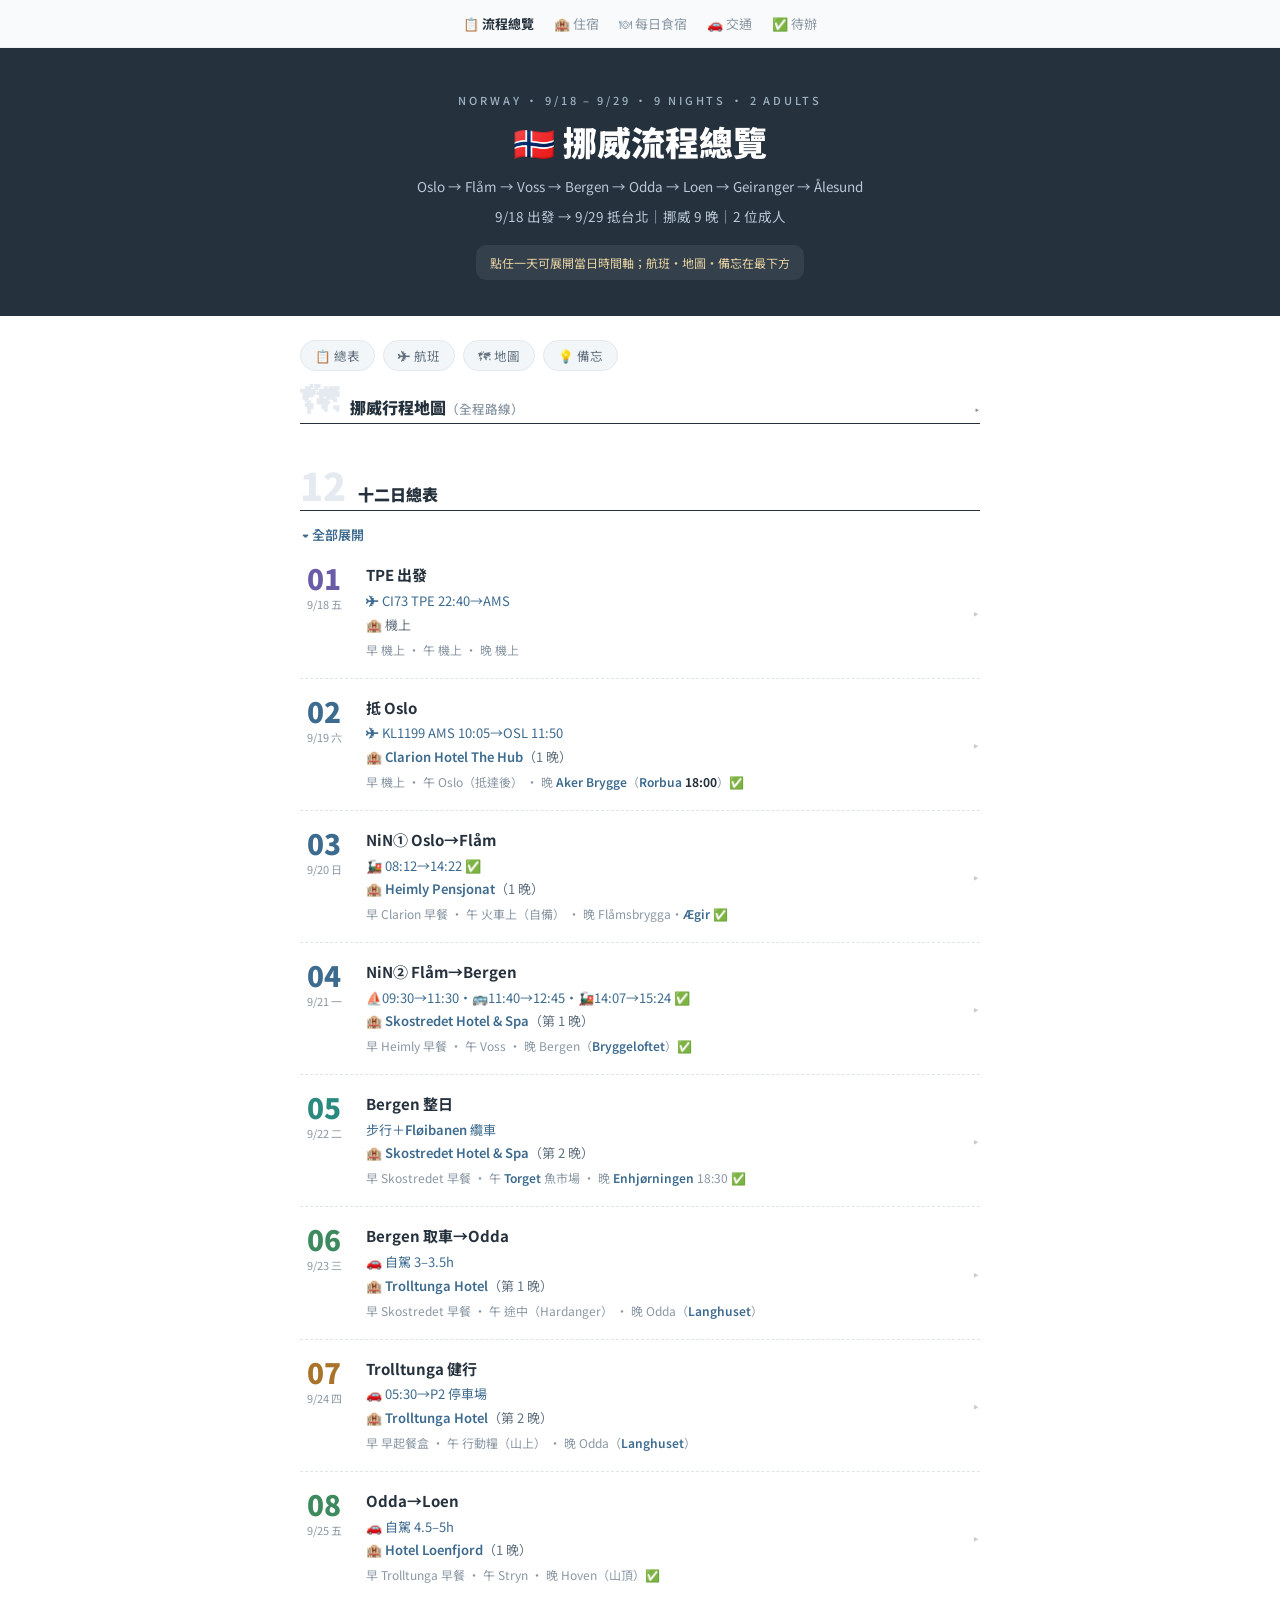
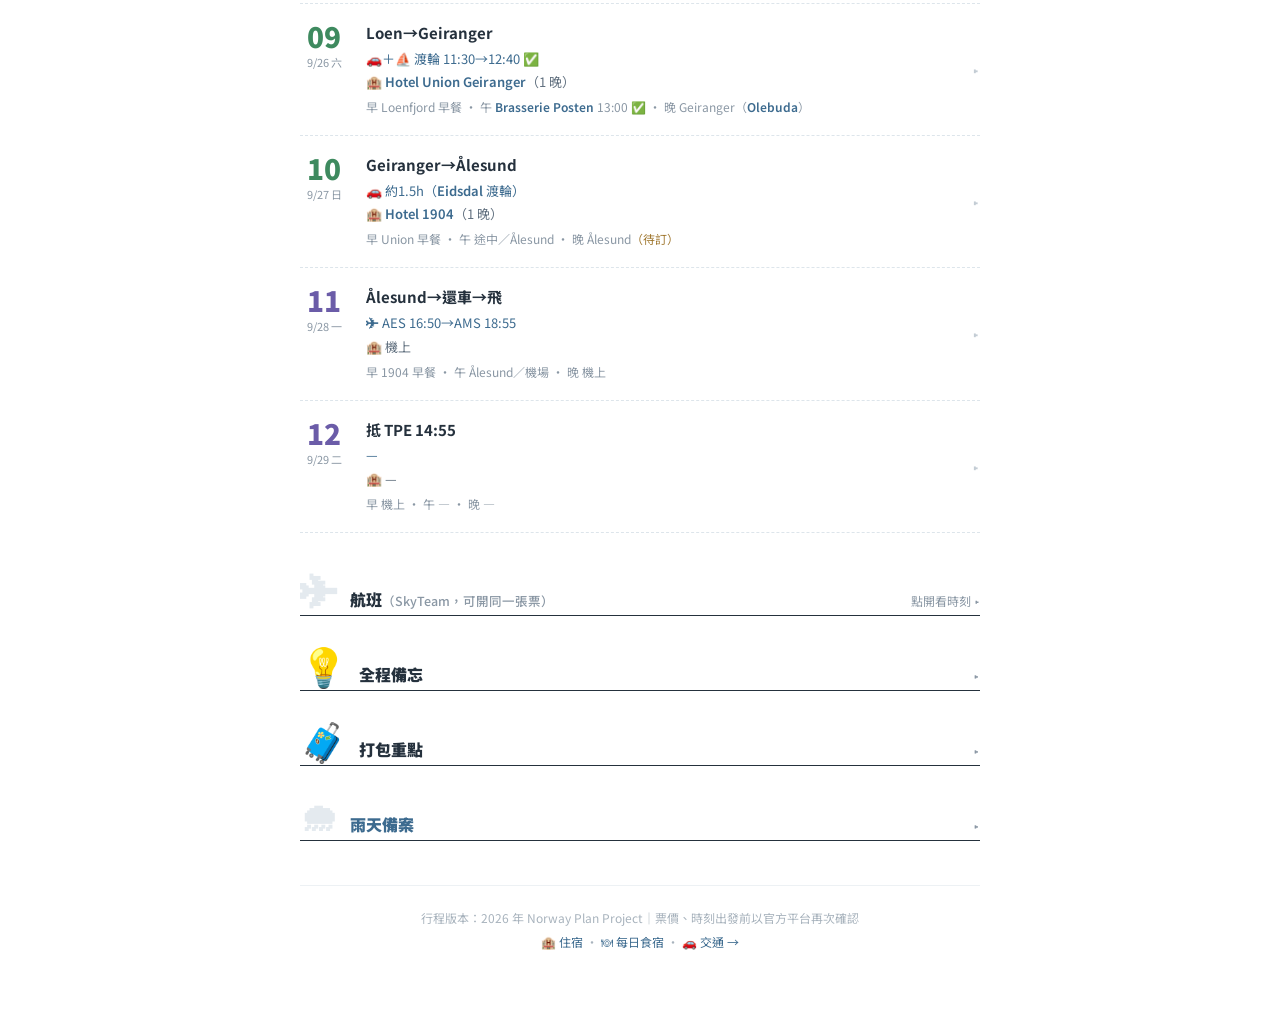
<file: index.html>
<!DOCTYPE html>
<html lang="zh-TW">
<head>
<meta charset="UTF-8">
<meta name="viewport" content="width=device-width, initial-scale=1">
<title>🇳🇴 挪威流程總覽</title>
<link rel="preconnect" href="https://fonts.googleapis.com">
<link rel="preconnect" href="https://fonts.gstatic.com" crossorigin>
<link href="https://fonts.googleapis.com/css2?family=Noto+Sans+TC:wght@400;500;600;700;900&display=swap" rel="stylesheet">
<style>
body{margin:0;background:#ffffff;font-family:'Noto Sans TC',sans-serif;-webkit-font-smoothing:antialiased}
.hv1:hover{color:#25313d !important}
.hv2:hover{color:#3d6b8f !important;border-color:#3d6b8f !important}
.hv3:hover{text-decoration:underline !important}
</style>
</head>
<body>
<div style="min-height:100vh;background:#fff;color:#25313d" data-screen-label="流程總覽">

  <!-- top nav -->
  <div style="border-bottom:1px solid #edf1f4;background:#f8fafb;overflow-x:auto">
    <div style="display:flex;gap:20px;padding:14px 20px;font-size:13px;white-space:nowrap;width:max-content;margin:0 auto">
      <a href="index.html" style="color:#25313d;font-weight:700;text-decoration:none">📋 流程總覽</a>
      <a href="hotels.html" style="color:#8a97a4;text-decoration:none" class="hv1">🏨 住宿</a>
      <a href="stay-dining.html" style="color:#8a97a4;text-decoration:none" class="hv1">🍽 每日食宿</a>
      <a href="transport.html" style="color:#8a97a4;text-decoration:none" class="hv1">🚗 交通</a>
      <a href="norway-todo.html" style="color:#8a97a4;text-decoration:none" class="hv1">✅ 待辦</a>
    </div>
  </div>

  <!-- hero -->
  <div style="background:#25313d;color:#fff;padding:44px 24px 36px;text-align:center">
    <div style="font-size:11px;letter-spacing:.26em;color:#9fb2c2;font-weight:500">NORWAY · 9/18 – 9/29 · 9 NIGHTS · 2 ADULTS</div>
    <h1 style="font-size:clamp(26px,5vw,34px);font-weight:900;margin:12px 0 10px;line-height:1.3">🇳🇴 挪威流程總覽</h1>
    <p style="font-size:13.5px;color:#b9c8d5;margin:0 0 4px;line-height:1.9">Oslo → Flåm → Voss → Bergen → Odda → Loen → Geiranger → Ålesund</p>
    <p style="font-size:13.5px;color:#b9c8d5;margin:0;line-height:1.9">9/18 出發 → 9/29 抵台北｜挪威 9 晚｜2 位成人</p>
    <div style="font-size:12px;color:#e8d3a3;margin-top:16px;background:rgba(255,255,255,.07);border-radius:10px;padding:9px 14px;display:inline-block">點任一天可展開當日時間軸；航班・地圖・備忘在最下方</div>
  </div>

  <div style="max-width:680px;margin:0 auto;padding:24px 20px 64px">

    <!-- quick nav -->
    <div style="display:flex;gap:8px;flex-wrap:wrap">
      <a href="#schedule" style="background:#f3f6f8;border:1px solid #e2e8ed;color:#61707f;font-size:12.5px;padding:5px 14px;border-radius:99px;text-decoration:none;white-space:nowrap" class="hv2">📋 總表</a>
      <a href="#flights" style="background:#f3f6f8;border:1px solid #e2e8ed;color:#61707f;font-size:12.5px;padding:5px 14px;border-radius:99px;text-decoration:none;white-space:nowrap" class="hv2">✈ 航班</a>
      <a href="#map" style="background:#f3f6f8;border:1px solid #e2e8ed;color:#61707f;font-size:12.5px;padding:5px 14px;border-radius:99px;text-decoration:none;white-space:nowrap" class="hv2">🗺 地圖</a>
      <a href="#tips" style="background:#f3f6f8;border:1px solid #e2e8ed;color:#61707f;font-size:12.5px;padding:5px 14px;border-radius:99px;text-decoration:none;white-space:nowrap" class="hv2">💡 備忘</a>
    </div>

    <!-- map -->
    <div id="map" style="scroll-margin-top:20px;margin-top:8px">
      <div onclick="tog('map')" style="display:flex;align-items:baseline;gap:12px;margin:0 0 4px;cursor:pointer;user-select:none">
        <span style="font-size:38px;font-weight:900;color:#e4eaef;line-height:1">🗺</span>
        <div style="font-size:16px;font-weight:900;color:#25313d">挪威行程地圖<span style="font-weight:500;color:#8a97a4;font-size:12.5px">（全程路線）</span></div>
        <span style="margin-left:auto;font-size:12px;color:#8a97a4"><span id="ar-map">▸</span></span>
      </div>
      <div style="height:1px;background:#25313d;margin-bottom:4px"></div>
      <div id="bd-map" style="display:none">
        <div style="position:relative;width:100%;padding-bottom:56%;height:0;overflow:hidden;border-radius:12px;margin-top:12px">
          <iframe src="https://www.google.com/maps/d/embed?mid=1Qdunu4atqAtdozF2Sp9Nmu-lTZPVafg&amp;ehbc=2E312F" allowfullscreen="allowfullscreen" loading="lazy" referrerpolicy="no-referrer-when-downgrade" style="position:absolute;top:0;left:0;width:100%;height:100%;border:0"></iframe>
        </div>
      </div>
    </div>

    <!-- schedule -->
    <div id="schedule" style="scroll-margin-top:20px">
      <div style="display:flex;align-items:baseline;gap:12px;margin:42px 0 4px">
        <span style="font-size:38px;font-weight:900;color:#e4eaef;line-height:1">12</span>
        <div style="font-size:16px;font-weight:900;color:#25313d">十二日總表</div>
      </div>
      <div style="height:1px;background:#25313d;margin-bottom:4px"></div>
      <div style="margin:14px 2px 2px;font-size:13px"><a href="#" id="togAllBtn" onclick="togAll(event)" style="color:#3d6b8f;text-decoration:none;font-weight:600" class="hv3">▾ 全部展開</a></div>
      
        <div style="border-bottom:1px dashed #dde5eb">
          <div onclick="tog('01')" style="display:flex;gap:18px;padding:18px 0;cursor:pointer;user-select:none;align-items:flex-start">
          <div style="width:48px;flex-shrink:0;text-align:center">
            <div style="font-size:28px;font-weight:900;color:#6b5ca8;line-height:1">01</div>
            <div style="font-size:11px;color:#8a97a4;margin-top:5px;line-height:1.4">9/18 五</div>
          </div>
          <div style="flex:1;min-width:0">
            <div style="font-size:15px;font-weight:700;color:#25313d;line-height:1.45">TPE 出發</div>
            <div style="font-size:13px;color:#3d6b8f;margin-top:4px;line-height:1.65">✈ CI73 TPE 22:40→AMS</div>
            <div style="font-size:13px;color:#61707f;margin-top:3px">🏨 <span>機上</span><span></span></div>
            <div style="font-size:12px;color:#8a97a4;margin-top:5px;line-height:1.75">早 機上 · 午 機上 · 晚 機上</div>
          </div>
            <span id="ar-01" style="color:#c3ccd4;font-size:15px;flex-shrink:0;align-self:center">▸</span>
          </div>
          <div id="bd-01" style="display:none;padding:2px 0 20px 66px">
            <div style="border-top:1px solid #eef1f4;display:flex;gap:14px;padding:8px 0;align-items:flex-start">
            <div style="flex:0 0 92px;font-weight:700;color:#2b6a8f;font-size:12.5px;white-space:nowrap;font-variant-numeric:tabular-nums">~19:40</div>
            <div style="flex:1;font-size:13.5px;color:#4a5866;line-height:1.65">桃園機場報到（國際線建議提前約 3h）</div>
          </div>
            <div style="border-top:1px solid #eef1f4;display:flex;gap:14px;padding:8px 0;align-items:flex-start">
            <div style="flex:0 0 92px;font-weight:700;color:#2b6a8f;font-size:12.5px;white-space:nowrap;font-variant-numeric:tabular-nums">22:40</div>
            <div style="flex:1;font-size:13.5px;color:#4a5866;line-height:1.65">CI73 TPE → AMS（→ 隔日 07:40 抵 AMS，約 15h，機上過夜）</div>
          </div>
          </div>
        </div>
      
        <div style="border-bottom:1px dashed #dde5eb">
          <div onclick="tog('02')" style="display:flex;gap:18px;padding:18px 0;cursor:pointer;user-select:none;align-items:flex-start">
          <div style="width:48px;flex-shrink:0;text-align:center">
            <div style="font-size:28px;font-weight:900;color:#3d6b8f;line-height:1">02</div>
            <div style="font-size:11px;color:#8a97a4;margin-top:5px;line-height:1.4">9/19 六</div>
          </div>
          <div style="flex:1;min-width:0">
            <div style="font-size:15px;font-weight:700;color:#25313d;line-height:1.45">抵 Oslo</div>
            <div style="font-size:13px;color:#3d6b8f;margin-top:4px;line-height:1.65">✈ KL1199 AMS 10:05→OSL 11:50</div>
            <div style="font-size:13px;color:#61707f;margin-top:3px">🏨 <a href="https://www.google.com/maps/search/?api=1&query=Clarion+Hotel+The+Hub+Oslo" target="_blank" rel="noopener" style="color:#3d6b8f;font-weight:600;text-decoration:none" class="hv3">Clarion Hotel The Hub</a><span>（1 晚）</span></div>
            <div style="font-size:12px;color:#8a97a4;margin-top:5px;line-height:1.75">早 機上 · 午 Oslo（抵達後） · 晚 <a href="https://www.google.com/maps/search/?api=1&query=Aker+Brygge+Oslo" target="_blank" rel="noopener" style="color:#3d6b8f;font-weight:600;text-decoration:none" class="hv3">Aker Brygge</a>（<strong style="color:#25313d"><a href="https://www.google.com/maps/search/?api=1&query=Rorbua+Aker+Brygge+Oslo" target="_blank" rel="noopener" style="color:#3d6b8f;font-weight:600;text-decoration:none" class="hv3">Rorbua</a> 18:00</strong>）✅</div>
          </div>
            <span id="ar-02" style="color:#c3ccd4;font-size:15px;flex-shrink:0;align-self:center">▸</span>
          </div>
          <div id="bd-02" style="display:none;padding:2px 0 20px 66px">
            <div style="border-top:1px solid #eef1f4;display:flex;gap:14px;padding:8px 0;align-items:flex-start">
            <div style="flex:0 0 92px;font-weight:700;color:#2b6a8f;font-size:12.5px;white-space:nowrap;font-variant-numeric:tabular-nums">07:40</div>
            <div style="flex:1;font-size:13.5px;color:#4a5866;line-height:1.65">抵 AMS，過申根查驗、轉機（約 2h25）</div>
          </div>
            <div style="border-top:1px solid #eef1f4;display:flex;gap:14px;padding:8px 0;align-items:flex-start">
            <div style="flex:0 0 92px;font-weight:700;color:#2b6a8f;font-size:12.5px;white-space:nowrap;font-variant-numeric:tabular-nums">10:05</div>
            <div style="flex:1;font-size:13.5px;color:#4a5866;line-height:1.65">KL1199 AMS → OSL 11:50</div>
          </div>
            <div style="border-top:1px solid #eef1f4;display:flex;gap:14px;padding:8px 0;align-items:flex-start">
            <div style="flex:0 0 92px;font-weight:700;color:#2b6a8f;font-size:12.5px;white-space:nowrap;font-variant-numeric:tabular-nums">11:50</div>
            <div style="flex:1;font-size:13.5px;color:#4a5866;line-height:1.65">OSL 抵達——申根內線、<strong style="color:#25313d">Oslo 免入境查驗</strong>，領行李即走。</div>
          </div>
            <div style="border-top:1px solid #eef1f4;display:flex;gap:14px;padding:8px 0;align-items:flex-start">
            <div style="flex:0 0 92px;font-weight:700;color:#2b6a8f;font-size:12.5px;white-space:nowrap;font-variant-numeric:tabular-nums">~12:30</div>
            <div style="flex:1;font-size:13.5px;color:#4a5866;line-height:1.65">機場站進市區：<strong style="color:#25313d">Flytoget</strong> 19分／NOK 268 或 <strong style="color:#25313d">Vy L12</strong> 25–30分／NOK 124（<strong style="color:#25313d">免預訂</strong>、感應卡嗶）→ <a href="https://www.google.com/maps/search/?api=1&query=Oslo+Sentralstasjon" target="_blank" rel="noopener" style="color:#3d6b8f;font-weight:600;text-decoration:none" class="hv3">Oslo S</a>。</div>
          </div>
            <div style="border-top:1px solid #eef1f4;display:flex;gap:14px;padding:8px 0;align-items:flex-start">
            <div style="flex:0 0 92px;font-weight:700;color:#2b6a8f;font-size:12.5px;white-space:nowrap;font-variant-numeric:tabular-nums">~13:20</div>
            <div style="flex:1;font-size:13.5px;color:#4a5866;line-height:1.65"><a href="https://www.google.com/maps/search/?api=1&query=Oslo+Sentralstasjon" target="_blank" rel="noopener" style="color:#3d6b8f;font-weight:600;text-decoration:none" class="hv3">Oslo S</a> → 步行 3–5 分 <strong style="color:#25313d">Clarion The Hub</strong>。</div>
          </div>
            <div style="border-top:1px solid #eef1f4;display:flex;gap:14px;padding:8px 0;align-items:flex-start">
            <div style="flex:0 0 92px;font-weight:700;color:#2b6a8f;font-size:12.5px;white-space:nowrap;font-variant-numeric:tabular-nums">~13:30</div>
            <div style="flex:1;font-size:13.5px;color:#4a5866;line-height:1.65">大行李先寄櫃檯（房間 15:00 才開放）→ 逛 <a href="https://www.google.com/maps/search/?api=1&query=Aker+Brygge+Oslo" target="_blank" rel="noopener" style="color:#3d6b8f;font-weight:600;text-decoration:none" class="hv3">Aker Brygge</a>／歌劇院屋頂／<a href="https://www.google.com/maps/search/?api=1&query=Vigeland+Sculpture+Park+Oslo" target="_blank" rel="noopener" style="color:#3d6b8f;font-weight:600;text-decoration:none" class="hv3">Vigeland</a>。</div>
          </div>
            <div style="border-top:1px solid #eef1f4;display:flex;gap:14px;padding:8px 0;align-items:flex-start">
            <div style="flex:0 0 92px;font-weight:700;color:#2b6a8f;font-size:12.5px;white-space:nowrap;font-variant-numeric:tabular-nums">15:00</div>
            <div style="flex:1;font-size:13.5px;color:#4a5866;line-height:1.65">check-in 拿房。</div>
          </div>
            <div style="border-top:1px solid #eef1f4;display:flex;gap:14px;padding:8px 0;align-items:flex-start">
            <div style="flex:0 0 92px;font-weight:700;color:#2b6a8f;font-size:12.5px;white-space:nowrap;font-variant-numeric:tabular-nums">18:00</div>
            <div style="flex:1;font-size:13.5px;color:#4a5866;line-height:1.65">晚餐 <strong style="color:#25313d"><a href="https://www.google.com/maps/search/?api=1&query=Rorbua+Aker+Brygge+Oslo" target="_blank" rel="noopener" style="color:#3d6b8f;font-weight:600;text-decoration:none" class="hv3">Rorbua</a></strong>（<a href="https://www.google.com/maps/search/?api=1&query=Aker+Brygge+Oslo" target="_blank" rel="noopener" style="color:#3d6b8f;font-weight:600;text-decoration:none" class="hv3">Aker Brygge</a>）✅ 已訂 18:00</div>
          </div>
            <div style="border-top:1px solid #eef1f4;display:flex;gap:14px;padding:8px 0;align-items:flex-start">
            <div style="flex:0 0 92px;font-weight:700;color:#2b6a8f;font-size:12.5px;white-space:nowrap;font-variant-numeric:tabular-nums">睡前</div>
            <div style="flex:1;font-size:13.5px;color:#4a5866;line-height:1.65">分裝：Flåm 過夜小包＋大行李貼 <strong style="color:#25313d">PorterService</strong> 條交櫃檯 ✅ 已訂（今晚就交最穩，收件 05:00–07:45、直送 Bergen）；早睡，明早 08:12 火車。</div>
          </div>
          </div>
        </div>
      
        <div style="border-bottom:1px dashed #dde5eb">
          <div onclick="tog('03')" style="display:flex;gap:18px;padding:18px 0;cursor:pointer;user-select:none;align-items:flex-start">
          <div style="width:48px;flex-shrink:0;text-align:center">
            <div style="font-size:28px;font-weight:900;color:#3d6b8f;line-height:1">03</div>
            <div style="font-size:11px;color:#8a97a4;margin-top:5px;line-height:1.4">9/20 日</div>
          </div>
          <div style="flex:1;min-width:0">
            <div style="font-size:15px;font-weight:700;color:#25313d;line-height:1.45">NiN① Oslo→Flåm</div>
            <div style="font-size:13px;color:#3d6b8f;margin-top:4px;line-height:1.65">🚂 08:12→14:22 ✅</div>
            <div style="font-size:13px;color:#61707f;margin-top:3px">🏨 <a href="https://www.google.com/maps/search/?api=1&query=Heimly+Pensjonat+Fl%C3%A5m" target="_blank" rel="noopener" style="color:#3d6b8f;font-weight:600;text-decoration:none" class="hv3">Heimly Pensjonat</a><span>（1 晚）</span></div>
            <div style="font-size:12px;color:#8a97a4;margin-top:5px;line-height:1.75">早 Clarion 早餐 · 午 火車上（自備） · 晚 Flåmsbrygga·<a href="https://www.google.com/maps/search/?api=1&query=%C3%86gir+BrewPub+Fl%C3%A5m" target="_blank" rel="noopener" style="color:#3d6b8f;font-weight:600;text-decoration:none" class="hv3">Ægir</a> ✅</div>
          </div>
            <span id="ar-03" style="color:#c3ccd4;font-size:15px;flex-shrink:0;align-self:center">▸</span>
          </div>
          <div id="bd-03" style="display:none;padding:2px 0 20px 66px">
            <div style="border-top:1px solid #eef1f4;display:flex;gap:14px;padding:8px 0;align-items:flex-start">
            <div style="flex:0 0 92px;font-weight:700;color:#2b6a8f;font-size:12.5px;white-space:nowrap;font-variant-numeric:tabular-nums">~06:30</div>
            <div style="flex:1;font-size:13.5px;color:#4a5866;line-height:1.65">Clarion 早餐；大行李（貼 <strong style="color:#25313d">PorterService</strong> 條）前一晚已交櫃檯（收件 05:00–07:45）送 Bergen ✅</div>
          </div>
            <div style="border-top:1px solid #eef1f4;display:flex;gap:14px;padding:8px 0;align-items:flex-start">
            <div style="flex:0 0 92px;font-weight:700;color:#2b6a8f;font-size:12.5px;white-space:nowrap;font-variant-numeric:tabular-nums">~07:45</div>
            <div style="flex:1;font-size:13.5px;color:#4a5866;line-height:1.65">退房、步行到 <a href="https://www.google.com/maps/search/?api=1&query=Oslo+Sentralstasjon" target="_blank" rel="noopener" style="color:#3d6b8f;font-weight:600;text-decoration:none" class="hv3">Oslo S</a></div>
          </div>
            <div style="border-top:1px solid #eef1f4;display:flex;gap:14px;padding:8px 0;align-items:flex-start">
            <div style="flex:0 0 92px;font-weight:700;color:#2b6a8f;font-size:12.5px;white-space:nowrap;font-variant-numeric:tabular-nums">08:12</div>
            <div style="flex:1;font-size:13.5px;color:#4a5866;line-height:1.65"><strong style="color:#25313d">Bergen Line</strong> <a href="https://www.google.com/maps/search/?api=1&query=Oslo+Sentralstasjon" target="_blank" rel="noopener" style="color:#3d6b8f;font-weight:600;text-decoration:none" class="hv3">Oslo S</a> → <a href="https://www.google.com/maps/search/?api=1&query=Myrdal+stasjon" target="_blank" rel="noopener" style="color:#3d6b8f;font-weight:600;text-decoration:none" class="hv3">Myrdal</a>（約 4.5h，坐右側看 Hardangervidda）</div>
          </div>
            <div style="border-top:1px solid #eef1f4;display:flex;gap:14px;padding:8px 0;align-items:flex-start">
            <div style="flex:0 0 92px;font-weight:700;color:#2b6a8f;font-size:12.5px;white-space:nowrap;font-variant-numeric:tabular-nums">~13:00</div>
            <div style="flex:1;font-size:13.5px;color:#4a5866;line-height:1.65">抵 <a href="https://www.google.com/maps/search/?api=1&query=Myrdal+stasjon" target="_blank" rel="noopener" style="color:#3d6b8f;font-weight:600;text-decoration:none" class="hv3">Myrdal</a>，轉 <strong style="color:#25313d"><a href="https://www.google.com/maps/search/?api=1&query=Fl%C3%A5msbana+Fl%C3%A5m+Railway" target="_blank" rel="noopener" style="color:#3d6b8f;font-weight:600;text-decoration:none" class="hv3">Flåmsbana</a></strong>（Kjossfossen 瀑布停約 5 分）</div>
          </div>
            <div style="border-top:1px solid #eef1f4;display:flex;gap:14px;padding:8px 0;align-items:flex-start">
            <div style="flex:0 0 92px;font-weight:700;color:#2b6a8f;font-size:12.5px;white-space:nowrap;font-variant-numeric:tabular-nums">14:22</div>
            <div style="flex:1;font-size:13.5px;color:#4a5866;line-height:1.65">抵 <strong style="color:#25313d">Flåm</strong>，入住 Heimly（步行約 10–15 分）</div>
          </div>
            <div style="border-top:1px solid #eef1f4;display:flex;gap:14px;padding:8px 0;align-items:flex-start">
            <div style="flex:0 0 92px;font-weight:700;color:#2b6a8f;font-size:12.5px;white-space:nowrap;font-variant-numeric:tabular-nums">~15:00</div>
            <div style="flex:1;font-size:13.5px;color:#4a5866;line-height:1.65">Flåm 自由：峽灣散步、Flåm 鐵路博物館(免費)、逛紀念品〔候選〕</div>
          </div>
            <div style="border-top:1px solid #eef1f4;display:flex;gap:14px;padding:8px 0;align-items:flex-start">
            <div style="flex:0 0 92px;font-weight:700;color:#2b6a8f;font-size:12.5px;white-space:nowrap;font-variant-numeric:tabular-nums">~16:00</div>
            <div style="flex:1;font-size:13.5px;color:#4a5866;line-height:1.65">加碼〔候選〕：Stegastein 觀景台(觀光巴士/tour) 或 Otternes 古農莊</div>
          </div>
            <div style="border-top:1px solid #eef1f4;display:flex;gap:14px;padding:8px 0;align-items:flex-start">
            <div style="flex:0 0 92px;font-weight:700;color:#2b6a8f;font-size:12.5px;white-space:nowrap;font-variant-numeric:tabular-nums">~18:00</div>
            <div style="flex:1;font-size:13.5px;color:#4a5866;line-height:1.65">晚餐 <strong style="color:#25313d">Flåmsbrygga（<a href="https://www.google.com/maps/search/?api=1&query=%C3%86gir+BrewPub+Fl%C3%A5m" target="_blank" rel="noopener" style="color:#3d6b8f;font-weight:600;text-decoration:none" class="hv3">Ægir</a> BrewPub）</strong> ✅ 已訂</div>
          </div>
          </div>
        </div>
      
        <div style="border-bottom:1px dashed #dde5eb">
          <div onclick="tog('04')" style="display:flex;gap:18px;padding:18px 0;cursor:pointer;user-select:none;align-items:flex-start">
          <div style="width:48px;flex-shrink:0;text-align:center">
            <div style="font-size:28px;font-weight:900;color:#3d6b8f;line-height:1">04</div>
            <div style="font-size:11px;color:#8a97a4;margin-top:5px;line-height:1.4">9/21 一</div>
          </div>
          <div style="flex:1;min-width:0">
            <div style="font-size:15px;font-weight:700;color:#25313d;line-height:1.45">NiN② Flåm→Bergen</div>
            <div style="font-size:13px;color:#3d6b8f;margin-top:4px;line-height:1.65">⛵09:30→11:30・🚌11:40→12:45・🚂14:07→15:24 ✅</div>
            <div style="font-size:13px;color:#61707f;margin-top:3px">🏨 <a href="https://www.google.com/maps/search/?api=1&query=Skostredet+Hotel+Spa+Bergen" target="_blank" rel="noopener" style="color:#3d6b8f;font-weight:600;text-decoration:none" class="hv3">Skostredet Hotel & Spa</a><span>（第 1 晚）</span></div>
            <div style="font-size:12px;color:#8a97a4;margin-top:5px;line-height:1.75">早 Heimly 早餐 · 午 Voss · 晚 Bergen（<a href="https://www.google.com/maps/search/?api=1&query=Bryggeloftet+%26+Stuene+Bergen" target="_blank" rel="noopener" style="color:#3d6b8f;font-weight:600;text-decoration:none" class="hv3">Bryggeloftet</a>）✅</div>
          </div>
            <span id="ar-04" style="color:#c3ccd4;font-size:15px;flex-shrink:0;align-self:center">▸</span>
          </div>
          <div id="bd-04" style="display:none;padding:2px 0 20px 66px">
            <div style="border-top:1px solid #eef1f4;display:flex;gap:14px;padding:8px 0;align-items:flex-start">
            <div style="flex:0 0 92px;font-weight:700;color:#2b6a8f;font-size:12.5px;white-space:nowrap;font-variant-numeric:tabular-nums">~08:00</div>
            <div style="flex:1;font-size:13.5px;color:#4a5866;line-height:1.65">Heimly 早餐、退房；到 Flåm 碼頭</div>
          </div>
            <div style="border-top:1px solid #eef1f4;display:flex;gap:14px;padding:8px 0;align-items:flex-start">
            <div style="flex:0 0 92px;font-weight:700;color:#2b6a8f;font-size:12.5px;white-space:nowrap;font-variant-numeric:tabular-nums">09:30</div>
            <div style="flex:1;font-size:13.5px;color:#4a5866;line-height:1.65"><strong style="color:#25313d"><a href="https://www.google.com/maps/search/?api=1&query=N%C3%A6r%C3%B8yfjord" target="_blank" rel="noopener" style="color:#3d6b8f;font-weight:600;text-decoration:none" class="hv3">Nærøyfjord</a> 遊船</strong> Flåm → <a href="https://www.google.com/maps/search/?api=1&query=Gudvangen" target="_blank" rel="noopener" style="color:#3d6b8f;font-weight:600;text-decoration:none" class="hv3">Gudvangen</a>（甲板看瀑布峭壁）✅</div>
          </div>
            <div style="border-top:1px solid #eef1f4;display:flex;gap:14px;padding:8px 0;align-items:flex-start">
            <div style="flex:0 0 92px;font-weight:700;color:#2b6a8f;font-size:12.5px;white-space:nowrap;font-variant-numeric:tabular-nums">11:30</div>
            <div style="flex:1;font-size:13.5px;color:#4a5866;line-height:1.65">抵 <a href="https://www.google.com/maps/search/?api=1&query=Gudvangen" target="_blank" rel="noopener" style="color:#3d6b8f;font-weight:600;text-decoration:none" class="hv3">Gudvangen</a>（下船直接上車，10 分轉乘）</div>
          </div>
            <div style="border-top:1px solid #eef1f4;display:flex;gap:14px;padding:8px 0;align-items:flex-start">
            <div style="flex:0 0 92px;font-weight:700;color:#2b6a8f;font-size:12.5px;white-space:nowrap;font-variant-numeric:tabular-nums">11:40</div>
            <div style="flex:1;font-size:13.5px;color:#4a5866;line-height:1.65"><strong style="color:#25313d">巴士</strong> <a href="https://www.google.com/maps/search/?api=1&query=Gudvangen" target="_blank" rel="noopener" style="color:#3d6b8f;font-weight:600;text-decoration:none" class="hv3">Gudvangen</a> → Voss ✅</div>
          </div>
            <div style="border-top:1px solid #eef1f4;display:flex;gap:14px;padding:8px 0;align-items:flex-start">
            <div style="flex:0 0 92px;font-weight:700;color:#2b6a8f;font-size:12.5px;white-space:nowrap;font-variant-numeric:tabular-nums">12:45</div>
            <div style="flex:1;font-size:13.5px;color:#4a5866;line-height:1.65">抵 Voss，午餐（約 1h20 空檔）；〔候選〕Voss Gondol 纜車快速上下</div>
          </div>
            <div style="border-top:1px solid #eef1f4;display:flex;gap:14px;padding:8px 0;align-items:flex-start">
            <div style="flex:0 0 92px;font-weight:700;color:#2b6a8f;font-size:12.5px;white-space:nowrap;font-variant-numeric:tabular-nums">14:07</div>
            <div style="flex:1;font-size:13.5px;color:#4a5866;line-height:1.65"><strong style="color:#25313d">Vy 火車</strong> Voss → Bergen（坐右側看峽灣）✅</div>
          </div>
            <div style="border-top:1px solid #eef1f4;display:flex;gap:14px;padding:8px 0;align-items:flex-start">
            <div style="flex:0 0 92px;font-weight:700;color:#2b6a8f;font-size:12.5px;white-space:nowrap;font-variant-numeric:tabular-nums">15:24</div>
            <div style="flex:1;font-size:13.5px;color:#4a5866;line-height:1.65">抵 Bergen，入住 <strong style="color:#25313d">Skostredet</strong>（PorterService 行李已在櫃檯）</div>
          </div>
            <div style="border-top:1px solid #eef1f4;display:flex;gap:14px;padding:8px 0;align-items:flex-start">
            <div style="flex:0 0 92px;font-weight:700;color:#2b6a8f;font-size:12.5px;white-space:nowrap;font-variant-numeric:tabular-nums">~16:00</div>
            <div style="flex:1;font-size:13.5px;color:#4a5866;line-height:1.65">Bergen 傍晚：<a href="https://www.google.com/maps/search/?api=1&query=Bryggen+Bergen" target="_blank" rel="noopener" style="color:#3d6b8f;font-weight:600;text-decoration:none" class="hv3">Bryggen</a> 木屋區、魚市場、逛紀念品〔候選〕—— <strong style="color:#25313d"><a href="https://www.google.com/maps/search/?api=1&query=Bryggen+Bergen" target="_blank" rel="noopener" style="color:#3d6b8f;font-weight:600;text-decoration:none" class="hv3">Bryggen</a> Husflid</strong>（挪威手織毛衣最大選擇）、<strong style="color:#25313d">Julehuset</strong>（全年聖誕屋，nisse 小精靈）、<strong style="color:#25313d">Audhild Viken</strong>（極光玻璃、troll 山妖）</div>
          </div>
            <div style="border-top:1px solid #eef1f4;display:flex;gap:14px;padding:8px 0;align-items:flex-start">
            <div style="flex:0 0 92px;font-weight:700;color:#2b6a8f;font-size:12.5px;white-space:nowrap;font-variant-numeric:tabular-nums">~18:30</div>
            <div style="flex:1;font-size:13.5px;color:#4a5866;line-height:1.65">晚餐 <strong style="color:#25313d"><a href="https://www.google.com/maps/search/?api=1&query=Bryggeloftet+%26+Stuene+Bergen" target="_blank" rel="noopener" style="color:#3d6b8f;font-weight:600;text-decoration:none" class="hv3">Bryggeloftet</a> & Stuene</strong> ✅ 已訂 18:30</div>
          </div>
          </div>
        </div>
      
        <div style="border-bottom:1px dashed #dde5eb">
          <div onclick="tog('05')" style="display:flex;gap:18px;padding:18px 0;cursor:pointer;user-select:none;align-items:flex-start">
          <div style="width:48px;flex-shrink:0;text-align:center">
            <div style="font-size:28px;font-weight:900;color:#2b8a80;line-height:1">05</div>
            <div style="font-size:11px;color:#8a97a4;margin-top:5px;line-height:1.4">9/22 二</div>
          </div>
          <div style="flex:1;min-width:0">
            <div style="font-size:15px;font-weight:700;color:#25313d;line-height:1.45">Bergen 整日</div>
            <div style="font-size:13px;color:#3d6b8f;margin-top:4px;line-height:1.65">步行＋<a href="https://www.google.com/maps/search/?api=1&query=Fl%C3%B8ibanen+Bergen" target="_blank" rel="noopener" style="color:#3d6b8f;font-weight:600;text-decoration:none" class="hv3">Fløibanen</a> 纜車</div>
            <div style="font-size:13px;color:#61707f;margin-top:3px">🏨 <a href="https://www.google.com/maps/search/?api=1&query=Skostredet+Hotel+Spa+Bergen" target="_blank" rel="noopener" style="color:#3d6b8f;font-weight:600;text-decoration:none" class="hv3">Skostredet Hotel & Spa</a><span>（第 2 晚）</span></div>
            <div style="font-size:12px;color:#8a97a4;margin-top:5px;line-height:1.75">早 Skostredet 早餐 · 午 <a href="https://www.google.com/maps/search/?api=1&query=Torget+Fish+Market+Bergen" target="_blank" rel="noopener" style="color:#3d6b8f;font-weight:600;text-decoration:none" class="hv3">Torget</a> 魚市場 · 晚 <a href="https://www.google.com/maps/search/?api=1&query=Enhj%C3%B8rningen+Restaurant+Bergen" target="_blank" rel="noopener" style="color:#3d6b8f;font-weight:600;text-decoration:none" class="hv3">Enhjørningen</a> 18:30 ✅</div>
          </div>
            <span id="ar-05" style="color:#c3ccd4;font-size:15px;flex-shrink:0;align-self:center">▸</span>
          </div>
          <div id="bd-05" style="display:none;padding:2px 0 20px 66px">
            <div style="border-top:1px solid #eef1f4;display:flex;gap:14px;padding:8px 0;align-items:flex-start">
            <div style="flex:0 0 92px;font-weight:700;color:#2b6a8f;font-size:12.5px;white-space:nowrap;font-variant-numeric:tabular-nums">~09:00</div>
            <div style="flex:1;font-size:13.5px;color:#4a5866;line-height:1.65">Skostredet 早餐</div>
          </div>
            <div style="border-top:1px solid #eef1f4;display:flex;gap:14px;padding:8px 0;align-items:flex-start">
            <div style="flex:0 0 92px;font-weight:700;color:#2b6a8f;font-size:12.5px;white-space:nowrap;font-variant-numeric:tabular-nums">~09:30</div>
            <div style="flex:1;font-size:13.5px;color:#4a5866;line-height:1.65"><a href="https://www.google.com/maps/search/?api=1&query=Torget+Fish+Market+Bergen" target="_blank" rel="noopener" style="color:#3d6b8f;font-weight:600;text-decoration:none" class="hv3">Torget</a> 魚市場、<a href="https://www.google.com/maps/search/?api=1&query=Bryggen+Bergen" target="_blank" rel="noopener" style="color:#3d6b8f;font-weight:600;text-decoration:none" class="hv3">Bryggen</a> 木屋區（UNESCO）＋<strong style="color:#25313d"><a href="https://www.google.com/maps/search/?api=1&query=Sch%C3%B8tstuene+Bergen" target="_blank" rel="noopener" style="color:#3d6b8f;font-weight:600;text-decoration:none" class="hv3">Schøtstuene</a></strong>（Øvregaten 50；⚠ <a href="https://www.google.com/maps/search/?api=1&query=Hanseatic+Museum+Bergen" target="_blank" rel="noopener" style="color:#3d6b8f;font-weight:600;text-decoration:none" class="hv3">Hanseatic Museum</a> 主館整修關閉至 2027 初，展覽移此）</div>
          </div>
            <div style="border-top:1px solid #eef1f4;display:flex;gap:14px;padding:8px 0;align-items:flex-start">
            <div style="flex:0 0 92px;font-weight:700;color:#2b6a8f;font-size:12.5px;white-space:nowrap;font-variant-numeric:tabular-nums">~11:00</div>
            <div style="flex:1;font-size:13.5px;color:#4a5866;line-height:1.65">〔候選〕<a href="https://www.google.com/maps/search/?api=1&query=KODE+Art+Museums+Bergen" target="_blank" rel="noopener" style="color:#3d6b8f;font-weight:600;text-decoration:none" class="hv3">KODE</a> 美術館／Bergenhus 城堡／Rosenkrantz 塔／Troldhaugen 葛利格故居（任選）</div>
          </div>
            <div style="border-top:1px solid #eef1f4;display:flex;gap:14px;padding:8px 0;align-items:flex-start">
            <div style="flex:0 0 92px;font-weight:700;color:#2b6a8f;font-size:12.5px;white-space:nowrap;font-variant-numeric:tabular-nums">~13:00</div>
            <div style="flex:1;font-size:13.5px;color:#4a5866;line-height:1.65">午餐 魚市場（<a href="https://www.google.com/maps/search/?api=1&query=Fish+Me+Bergen" target="_blank" rel="noopener" style="color:#3d6b8f;font-weight:600;text-decoration:none" class="hv3">Fish Me</a>／<a href="https://www.google.com/maps/search/?api=1&query=Fjellsk%C3%A5l+Bergen" target="_blank" rel="noopener" style="color:#3d6b8f;font-weight:600;text-decoration:none" class="hv3">Fjellskål</a>，生蠔・魚湯）</div>
          </div>
            <div style="border-top:1px solid #eef1f4;display:flex;gap:14px;padding:8px 0;align-items:flex-start">
            <div style="flex:0 0 92px;font-weight:700;color:#2b6a8f;font-size:12.5px;white-space:nowrap;font-variant-numeric:tabular-nums">~14:30</div>
            <div style="flex:1;font-size:13.5px;color:#4a5866;line-height:1.65"><strong style="color:#25313d"><a href="https://www.google.com/maps/search/?api=1&query=Fl%C3%B8ibanen+Bergen" target="_blank" rel="noopener" style="color:#3d6b8f;font-weight:600;text-decoration:none" class="hv3">Fløibanen</a> 纜車</strong>上 <a href="https://www.google.com/maps/search/?api=1&query=Fl%C3%B8yen+Bergen" target="_blank" rel="noopener" style="color:#3d6b8f;font-weight:600;text-decoration:none" class="hv3">Fløyen</a>（320m 俯瞰全城）；〔候選〕健走 <a href="https://www.google.com/maps/search/?api=1&query=Fl%C3%B8yen+Bergen" target="_blank" rel="noopener" style="color:#3d6b8f;font-weight:600;text-decoration:none" class="hv3">Fløyen</a>→Brushytten 4km</div>
          </div>
            <div style="border-top:1px solid #eef1f4;display:flex;gap:14px;padding:8px 0;align-items:flex-start">
            <div style="flex:0 0 92px;font-weight:700;color:#2b6a8f;font-size:12.5px;white-space:nowrap;font-variant-numeric:tabular-nums">~17:00</div>
            <div style="flex:1;font-size:13.5px;color:#4a5866;line-height:1.65">〔候選〕<a href="https://www.google.com/maps/search/?api=1&query=Mathallen+Bergen" target="_blank" rel="noopener" style="color:#3d6b8f;font-weight:600;text-decoration:none" class="hv3">Mathallen</a> 室內市場、逛紀念品、咖啡下午茶。<strong style="color:#25313d">Helly Hansen</strong>：<a href="https://www.google.com/maps/search/?api=1&query=Sportsgalleriet+Torgallmenningen+8+Bergen" target="_blank" rel="noopener" style="color:#3d6b8f;font-weight:600;text-decoration:none" class="hv3">Sportsgalleriet（Torgallmenningen 8）</a>，市中心步行 5 分。<strong style="color:#25313d">必買</strong>：Dale of Norway／Oleana 羊毛衣、ostehøvel 乳酪刨刀、雲莓果醬、棕起司 Brunost、Freia 巧克力、鹹甘草糖、troll 山妖擺飾；單店滿 NOK 315 記得拿 <strong style="color:#25313d">Tax Free 退稅單</strong>（護照）</div>
          </div>
            <div style="border-top:1px solid #eef1f4;display:flex;gap:14px;padding:8px 0;align-items:flex-start">
            <div style="flex:0 0 92px;font-weight:700;color:#2b6a8f;font-size:12.5px;white-space:nowrap;font-variant-numeric:tabular-nums">~18:30</div>
            <div style="flex:1;font-size:13.5px;color:#4a5866;line-height:1.65">晚餐 <strong style="color:#25313d"><a href="https://www.google.com/maps/search/?api=1&query=Enhj%C3%B8rningen+Restaurant+Bergen" target="_blank" rel="noopener" style="color:#3d6b8f;font-weight:600;text-decoration:none" class="hv3">Enhjørningen</a></strong>（<a href="https://www.google.com/maps/search/?api=1&query=Bryggen+Bergen" target="_blank" rel="noopener" style="color:#3d6b8f;font-weight:600;text-decoration:none" class="hv3">Bryggen</a> 精緻海鮮）✅ 已訂 18:30</div>
          </div>
          </div>
        </div>
      
        <div style="border-bottom:1px dashed #dde5eb">
          <div onclick="tog('06')" style="display:flex;gap:18px;padding:18px 0;cursor:pointer;user-select:none;align-items:flex-start">
          <div style="width:48px;flex-shrink:0;text-align:center">
            <div style="font-size:28px;font-weight:900;color:#3e8a5f;line-height:1">06</div>
            <div style="font-size:11px;color:#8a97a4;margin-top:5px;line-height:1.4">9/23 三</div>
          </div>
          <div style="flex:1;min-width:0">
            <div style="font-size:15px;font-weight:700;color:#25313d;line-height:1.45">Bergen 取車→Odda</div>
            <div style="font-size:13px;color:#3d6b8f;margin-top:4px;line-height:1.65">🚗 自駕 3–3.5h</div>
            <div style="font-size:13px;color:#61707f;margin-top:3px">🏨 <a href="https://www.google.com/maps/search/?api=1&query=Trolltunga+Hotel+Odda" target="_blank" rel="noopener" style="color:#3d6b8f;font-weight:600;text-decoration:none" class="hv3">Trolltunga Hotel</a><span>（第 1 晚）</span></div>
            <div style="font-size:12px;color:#8a97a4;margin-top:5px;line-height:1.75">早 Skostredet 早餐 · 午 途中（Hardanger） · 晚 Odda（<a href="https://www.google.com/maps/search/?api=1&query=Langhuset+Restaurant+Odda" target="_blank" rel="noopener" style="color:#3d6b8f;font-weight:600;text-decoration:none" class="hv3">Langhuset</a>）</div>
          </div>
            <span id="ar-06" style="color:#c3ccd4;font-size:15px;flex-shrink:0;align-self:center">▸</span>
          </div>
          <div id="bd-06" style="display:none;padding:2px 0 20px 66px">
            <div style="border-top:1px solid #eef1f4;display:flex;gap:14px;padding:8px 0;align-items:flex-start">
            <div style="flex:0 0 92px;font-weight:700;color:#2b6a8f;font-size:12.5px;white-space:nowrap;font-variant-numeric:tabular-nums">~08:00</div>
            <div style="flex:1;font-size:13.5px;color:#4a5866;line-height:1.65">Skostredet 早餐、退房</div>
          </div>
            <div style="border-top:1px solid #eef1f4;display:flex;gap:14px;padding:8px 0;align-items:flex-start">
            <div style="flex:0 0 92px;font-weight:700;color:#2b6a8f;font-size:12.5px;white-space:nowrap;font-variant-numeric:tabular-nums">09:00</div>
            <div style="flex:1;font-size:13.5px;color:#4a5866;line-height:1.65"><strong style="color:#25313d">Avis Bergen City</strong>（<a href="https://www.google.com/maps/search/?api=1&query=Avis+Bergen+Solheimsgaten+15" target="_blank" rel="noopener" style="color:#3d6b8f;font-weight:600;text-decoration:none" class="hv3">Solheimsgaten</a> 15）取車；錄影拍照車況＋EV 電量、確認 AutoPASS tag</div>
          </div>
            <div style="border-top:1px solid #eef1f4;display:flex;gap:14px;padding:8px 0;align-items:flex-start">
            <div style="flex:0 0 92px;font-weight:700;color:#2b6a8f;font-size:12.5px;white-space:nowrap;font-variant-numeric:tabular-nums">~09:30</div>
            <div style="flex:1;font-size:13.5px;color:#4a5866;line-height:1.65">出發往 Odda（沿 Hardangerfjord，約 3–3.5h）</div>
          </div>
            <div style="border-top:1px solid #eef1f4;display:flex;gap:14px;padding:8px 0;align-items:flex-start">
            <div style="flex:0 0 92px;font-weight:700;color:#2b6a8f;font-size:12.5px;white-space:nowrap;font-variant-numeric:tabular-nums">~11:00</div>
            <div style="flex:1;font-size:13.5px;color:#4a5866;line-height:1.65">〔候選〕停 Steinsdalsfossen 瀑布、Hardangerbrua 大橋</div>
          </div>
            <div style="border-top:1px solid #eef1f4;display:flex;gap:14px;padding:8px 0;align-items:flex-start">
            <div style="flex:0 0 92px;font-weight:700;color:#2b6a8f;font-size:12.5px;white-space:nowrap;font-variant-numeric:tabular-nums">~13:00</div>
            <div style="flex:1;font-size:13.5px;color:#4a5866;line-height:1.65">午餐 途中（Hardanger 小鎮）</div>
          </div>
            <div style="border-top:1px solid #eef1f4;display:flex;gap:14px;padding:8px 0;align-items:flex-start">
            <div style="flex:0 0 92px;font-weight:700;color:#2b6a8f;font-size:12.5px;white-space:nowrap;font-variant-numeric:tabular-nums">~14:00</div>
            <div style="flex:1;font-size:13.5px;color:#4a5866;line-height:1.65">抵 Odda，入住 Trolltunga Hotel；Kiwi／Rema 1000 採買行動糧、確認早起餐盒</div>
          </div>
            <div style="border-top:1px solid #eef1f4;display:flex;gap:14px;padding:8px 0;align-items:flex-start">
            <div style="flex:0 0 92px;font-weight:700;color:#2b6a8f;font-size:12.5px;white-space:nowrap;font-variant-numeric:tabular-nums">~15:30</div>
            <div style="flex:1;font-size:13.5px;color:#4a5866;line-height:1.65">〔候選〕Odda 湖畔散步、Tyssedal 水電博物館(室內)</div>
          </div>
            <div style="border-top:1px solid #eef1f4;display:flex;gap:14px;padding:8px 0;align-items:flex-start">
            <div style="flex:0 0 92px;font-weight:700;color:#2b6a8f;font-size:12.5px;white-space:nowrap;font-variant-numeric:tabular-nums">~19:00</div>
            <div style="flex:1;font-size:13.5px;color:#4a5866;line-height:1.65">晚餐 <strong style="color:#25313d"><a href="https://www.google.com/maps/search/?api=1&query=Langhuset+Restaurant+Odda" target="_blank" rel="noopener" style="color:#3d6b8f;font-weight:600;text-decoration:none" class="hv3">Langhuset</a></strong>（開到晚、份量足）</div>
          </div>
          </div>
        </div>
      
        <div style="border-bottom:1px dashed #dde5eb">
          <div onclick="tog('07')" style="display:flex;gap:18px;padding:18px 0;cursor:pointer;user-select:none;align-items:flex-start">
          <div style="width:48px;flex-shrink:0;text-align:center">
            <div style="font-size:28px;font-weight:900;color:#a8742a;line-height:1">07</div>
            <div style="font-size:11px;color:#8a97a4;margin-top:5px;line-height:1.4">9/24 四</div>
          </div>
          <div style="flex:1;min-width:0">
            <div style="font-size:15px;font-weight:700;color:#25313d;line-height:1.45">Trolltunga 健行</div>
            <div style="font-size:13px;color:#3d6b8f;margin-top:4px;line-height:1.65">🚗 05:30→P2 停車場</div>
            <div style="font-size:13px;color:#61707f;margin-top:3px">🏨 <a href="https://www.google.com/maps/search/?api=1&query=Trolltunga+Hotel+Odda" target="_blank" rel="noopener" style="color:#3d6b8f;font-weight:600;text-decoration:none" class="hv3">Trolltunga Hotel</a><span>（第 2 晚）</span></div>
            <div style="font-size:12px;color:#8a97a4;margin-top:5px;line-height:1.75">早 早起餐盒 · 午 行動糧（山上） · 晚 Odda（<a href="https://www.google.com/maps/search/?api=1&query=Langhuset+Restaurant+Odda" target="_blank" rel="noopener" style="color:#3d6b8f;font-weight:600;text-decoration:none" class="hv3">Langhuset</a>）</div>
          </div>
            <span id="ar-07" style="color:#c3ccd4;font-size:15px;flex-shrink:0;align-self:center">▸</span>
          </div>
          <div id="bd-07" style="display:none;padding:2px 0 20px 66px">
            <div style="border-top:1px solid #eef1f4;display:flex;gap:14px;padding:8px 0;align-items:flex-start">
            <div style="flex:0 0 92px;font-weight:700;color:#2b6a8f;font-size:12.5px;white-space:nowrap;font-variant-numeric:tabular-nums">05:00</div>
            <div style="flex:1;font-size:13.5px;color:#4a5866;line-height:1.65">起床、吃早起餐盒</div>
          </div>
            <div style="border-top:1px solid #eef1f4;display:flex;gap:14px;padding:8px 0;align-items:flex-start">
            <div style="flex:0 0 92px;font-weight:700;color:#2b6a8f;font-size:12.5px;white-space:nowrap;font-variant-numeric:tabular-nums">05:30</div>
            <div style="flex:1;font-size:13.5px;color:#4a5866;line-height:1.65">開車出發 → P2 停車場（<a href="https://www.google.com/maps/search/?api=1&query=Skjeggedal+Trolltunga+parking+P2" target="_blank" rel="noopener" style="color:#3d6b8f;font-weight:600;text-decoration:none" class="hv3">Skjeggedal</a>）；前晚已查 yr.no（風速&gt;15m/s／雨／結冰改備案）、確認 Tyssedal→P2 路況(曾落石)</div>
          </div>
            <div style="border-top:1px solid #eef1f4;display:flex;gap:14px;padding:8px 0;align-items:flex-start">
            <div style="flex:0 0 92px;font-weight:700;color:#2b6a8f;font-size:12.5px;white-space:nowrap;font-variant-numeric:tabular-nums">06:30</div>
            <div style="flex:1;font-size:13.5px;color:#4a5866;line-height:1.65">P2 停車付費（約 NOK 330，含過路）、啟程；帶 2L 水＋行動糧＋登山杖＋<strong style="color:#25313d">頭燈</strong></div>
          </div>
            <div style="border-top:1px solid #eef1f4;display:flex;gap:14px;padding:8px 0;align-items:flex-start">
            <div style="flex:0 0 92px;font-weight:700;color:#2b6a8f;font-size:12.5px;white-space:nowrap;font-variant-numeric:tabular-nums">~11:00</div>
            <div style="flex:1;font-size:13.5px;color:#4a5866;line-height:1.65">抵 <strong style="color:#25313d">Trolltunga</strong> 拍照（去程約 4–5h）</div>
          </div>
            <div style="border-top:1px solid #eef1f4;display:flex;gap:14px;padding:8px 0;align-items:flex-start">
            <div style="flex:0 0 92px;font-weight:700;color:#2b6a8f;font-size:12.5px;white-space:nowrap;font-variant-numeric:tabular-nums">~18:00</div>
            <div style="flex:1;font-size:13.5px;color:#4a5866;line-height:1.65">回到 P2（日落約 19:30，回程勿延誤）</div>
          </div>
            <div style="border-top:1px solid #eef1f4;display:flex;gap:14px;padding:8px 0;align-items:flex-start">
            <div style="flex:0 0 92px;font-weight:700;color:#2b6a8f;font-size:12.5px;white-space:nowrap;font-variant-numeric:tabular-nums">~19:30</div>
            <div style="flex:1;font-size:13.5px;color:#4a5866;line-height:1.65">晚餐 <a href="https://www.google.com/maps/search/?api=1&query=Langhuset+Restaurant+Odda" target="_blank" rel="noopener" style="color:#3d6b8f;font-weight:600;text-decoration:none" class="hv3">Langhuset</a>（開到 22–23 點）</div>
          </div>
          </div>
        </div>
      
        <div style="border-bottom:1px dashed #dde5eb">
          <div onclick="tog('08')" style="display:flex;gap:18px;padding:18px 0;cursor:pointer;user-select:none;align-items:flex-start">
          <div style="width:48px;flex-shrink:0;text-align:center">
            <div style="font-size:28px;font-weight:900;color:#3e8a5f;line-height:1">08</div>
            <div style="font-size:11px;color:#8a97a4;margin-top:5px;line-height:1.4">9/25 五</div>
          </div>
          <div style="flex:1;min-width:0">
            <div style="font-size:15px;font-weight:700;color:#25313d;line-height:1.45">Odda→Loen</div>
            <div style="font-size:13px;color:#3d6b8f;margin-top:4px;line-height:1.65">🚗 自駕 4.5–5h</div>
            <div style="font-size:13px;color:#61707f;margin-top:3px">🏨 <a href="https://www.google.com/maps/search/?api=1&query=Hotel+Loenfjord+Loen" target="_blank" rel="noopener" style="color:#3d6b8f;font-weight:600;text-decoration:none" class="hv3">Hotel Loenfjord</a><span>（1 晚）</span></div>
            <div style="font-size:12px;color:#8a97a4;margin-top:5px;line-height:1.75">早 Trolltunga 早餐 · 午 Stryn · 晚 Hoven（山頂）✅</div>
          </div>
            <span id="ar-08" style="color:#c3ccd4;font-size:15px;flex-shrink:0;align-self:center">▸</span>
          </div>
          <div id="bd-08" style="display:none;padding:2px 0 20px 66px">
            <div style="border-top:1px solid #eef1f4;display:flex;gap:14px;padding:8px 0;align-items:flex-start">
            <div style="flex:0 0 92px;font-weight:700;color:#2b6a8f;font-size:12.5px;white-space:nowrap;font-variant-numeric:tabular-nums">~08:00</div>
            <div style="flex:1;font-size:13.5px;color:#4a5866;line-height:1.65">Trolltunga Hotel 早餐、退房</div>
          </div>
            <div style="border-top:1px solid #eef1f4;display:flex;gap:14px;padding:8px 0;align-items:flex-start">
            <div style="flex:0 0 92px;font-weight:700;color:#2b6a8f;font-size:12.5px;white-space:nowrap;font-variant-numeric:tabular-nums">~08:30</div>
            <div style="flex:1;font-size:13.5px;color:#4a5866;line-height:1.65">出發往 Loen（自駕約 4.5–5h，沿途峽灣停拍）</div>
          </div>
            <div style="border-top:1px solid #eef1f4;display:flex;gap:14px;padding:8px 0;align-items:flex-start">
            <div style="flex:0 0 92px;font-weight:700;color:#2b6a8f;font-size:12.5px;white-space:nowrap;font-variant-numeric:tabular-nums">~12:00</div>
            <div style="flex:1;font-size:13.5px;color:#4a5866;line-height:1.65">午餐 途中／Stryn（<a href="https://www.google.com/maps/search/?api=1&query=Stryn+Kaffebar+%26+Vertshus" target="_blank" rel="noopener" style="color:#3d6b8f;font-weight:600;text-decoration:none" class="hv3">Stryn Kaffebar</a> & Vertshus）</div>
          </div>
            <div style="border-top:1px solid #eef1f4;display:flex;gap:14px;padding:8px 0;align-items:flex-start">
            <div style="flex:0 0 92px;font-weight:700;color:#2b6a8f;font-size:12.5px;white-space:nowrap;font-variant-numeric:tabular-nums">~14:00</div>
            <div style="flex:1;font-size:13.5px;color:#4a5866;line-height:1.65">抵 Loen，入住 Hotel Loenfjord</div>
          </div>
            <div style="border-top:1px solid #eef1f4;display:flex;gap:14px;padding:8px 0;align-items:flex-start">
            <div style="flex:0 0 92px;font-weight:700;color:#2b6a8f;font-size:12.5px;white-space:nowrap;font-variant-numeric:tabular-nums">~15:00</div>
            <div style="flex:1;font-size:13.5px;color:#4a5866;line-height:1.65"><strong style="color:#25313d"><a href="https://www.google.com/maps/search/?api=1&query=Loen+Skylift" target="_blank" rel="noopener" style="color:#3d6b8f;font-weight:600;text-decoration:none" class="hv3">Loen Skylift</a></strong>上 <a href="https://www.google.com/maps/search/?api=1&query=Mount+Hoven+Loen" target="_blank" rel="noopener" style="color:#3d6b8f;font-weight:600;text-decoration:none" class="hv3">Mt. Hoven</a>（全景步道）；〔候選〕<a href="https://www.google.com/maps/search/?api=1&query=Lovatnet" target="_blank" rel="noopener" style="color:#3d6b8f;font-weight:600;text-decoration:none" class="hv3">Lovatnet</a> 翡翠湖／<a href="https://www.google.com/maps/search/?api=1&query=Kjenndalsbreen" target="_blank" rel="noopener" style="color:#3d6b8f;font-weight:600;text-decoration:none" class="hv3">Kjenndalsbreen</a> 冰川</div>
          </div>
            <div style="border-top:1px solid #eef1f4;display:flex;gap:14px;padding:8px 0;align-items:flex-start">
            <div style="flex:0 0 92px;font-weight:700;color:#2b6a8f;font-size:12.5px;white-space:nowrap;font-variant-numeric:tabular-nums">~18:30</div>
            <div style="flex:1;font-size:13.5px;color:#4a5866;line-height:1.65">晚餐 <strong style="color:#25313d"><a href="https://www.google.com/maps/search/?api=1&query=Hoven+Restaurant+Loen" target="_blank" rel="noopener" style="color:#3d6b8f;font-weight:600;text-decoration:none" class="hv3">Hoven Restaurant</a></strong> ✅ 已訂 18:30（山頂；à la carte 至 21:00、末班下山 22:30，來回 NOK 650/人）</div>
          </div>
          </div>
        </div>
      
        <div style="border-bottom:1px dashed #dde5eb">
          <div onclick="tog('09')" style="display:flex;gap:18px;padding:18px 0;cursor:pointer;user-select:none;align-items:flex-start">
          <div style="width:48px;flex-shrink:0;text-align:center">
            <div style="font-size:28px;font-weight:900;color:#3e8a5f;line-height:1">09</div>
            <div style="font-size:11px;color:#8a97a4;margin-top:5px;line-height:1.4">9/26 六</div>
          </div>
          <div style="flex:1;min-width:0">
            <div style="font-size:15px;font-weight:700;color:#25313d;line-height:1.45">Loen→Geiranger</div>
            <div style="font-size:13px;color:#3d6b8f;margin-top:4px;line-height:1.65">🚗＋⛵ 渡輪 11:30→12:40 ✅</div>
            <div style="font-size:13px;color:#61707f;margin-top:3px">🏨 <a href="https://www.google.com/maps/search/?api=1&query=Hotel+Union+Geiranger" target="_blank" rel="noopener" style="color:#3d6b8f;font-weight:600;text-decoration:none" class="hv3">Hotel Union Geiranger</a><span>（1 晚）</span></div>
            <div style="font-size:12px;color:#8a97a4;margin-top:5px;line-height:1.75">早 Loenfjord 早餐 · 午 <a href="https://www.google.com/maps/search/?api=1&query=Brasserie+Posten+Geiranger" target="_blank" rel="noopener" style="color:#3d6b8f;font-weight:600;text-decoration:none" class="hv3">Brasserie Posten</a> 13:00 ✅ · 晚 Geiranger（<a href="https://www.google.com/maps/search/?api=1&query=Restaurant+Olebuda+Geiranger" target="_blank" rel="noopener" style="color:#3d6b8f;font-weight:600;text-decoration:none" class="hv3">Olebuda</a>）</div>
          </div>
            <span id="ar-09" style="color:#c3ccd4;font-size:15px;flex-shrink:0;align-self:center">▸</span>
          </div>
          <div id="bd-09" style="display:none;padding:2px 0 20px 66px">
            <div style="border-top:1px solid #eef1f4;display:flex;gap:14px;padding:8px 0;align-items:flex-start">
            <div style="flex:0 0 92px;font-weight:700;color:#2b6a8f;font-size:12.5px;white-space:nowrap;font-variant-numeric:tabular-nums">~08:00</div>
            <div style="flex:1;font-size:13.5px;color:#4a5866;line-height:1.65">Loenfjord 早餐、退房</div>
          </div>
            <div style="border-top:1px solid #eef1f4;display:flex;gap:14px;padding:8px 0;align-items:flex-start">
            <div style="flex:0 0 92px;font-weight:700;color:#2b6a8f;font-size:12.5px;white-space:nowrap;font-variant-numeric:tabular-nums">~09:00</div>
            <div style="flex:1;font-size:13.5px;color:#4a5866;line-height:1.65">開車 Loen → <a href="https://www.google.com/maps/search/?api=1&query=Hellesylt+ferry+quay" target="_blank" rel="noopener" style="color:#3d6b8f;font-weight:600;text-decoration:none" class="hv3">Hellesylt</a>（約 1.5–2h）</div>
          </div>
            <div style="border-top:1px solid #eef1f4;display:flex;gap:14px;padding:8px 0;align-items:flex-start">
            <div style="flex:0 0 92px;font-weight:700;color:#2b6a8f;font-size:12.5px;white-space:nowrap;font-variant-numeric:tabular-nums">11:30</div>
            <div style="flex:1;font-size:13.5px;color:#4a5866;line-height:1.65"><strong style="color:#25313d"><a href="https://www.google.com/maps/search/?api=1&query=Hellesylt+ferry+quay" target="_blank" rel="noopener" style="color:#3d6b8f;font-weight:600;text-decoration:none" class="hv3">Hellesylt</a>–Geiranger 汽車渡輪</strong>（甲板看七姊妹瀑布）✅</div>
          </div>
            <div style="border-top:1px solid #eef1f4;display:flex;gap:14px;padding:8px 0;align-items:flex-start">
            <div style="flex:0 0 92px;font-weight:700;color:#2b6a8f;font-size:12.5px;white-space:nowrap;font-variant-numeric:tabular-nums">12:40</div>
            <div style="flex:1;font-size:13.5px;color:#4a5866;line-height:1.65">抵 Geiranger</div>
          </div>
            <div style="border-top:1px solid #eef1f4;display:flex;gap:14px;padding:8px 0;align-items:flex-start">
            <div style="flex:0 0 92px;font-weight:700;color:#2b6a8f;font-size:12.5px;white-space:nowrap;font-variant-numeric:tabular-nums">13:00</div>
            <div style="flex:1;font-size:13.5px;color:#4a5866;line-height:1.65">午餐 <strong style="color:#25313d"><a href="https://www.google.com/maps/search/?api=1&query=Brasserie+Posten+Geiranger" target="_blank" rel="noopener" style="color:#3d6b8f;font-weight:600;text-decoration:none" class="hv3">Brasserie Posten</a></strong> ✅ 已訂</div>
          </div>
            <div style="border-top:1px solid #eef1f4;display:flex;gap:14px;padding:8px 0;align-items:flex-start">
            <div style="flex:0 0 92px;font-weight:700;color:#2b6a8f;font-size:12.5px;white-space:nowrap;font-variant-numeric:tabular-nums">~14:30</div>
            <div style="flex:1;font-size:13.5px;color:#4a5866;line-height:1.65">開車上 <strong style="color:#25313d"><a href="https://www.google.com/maps/search/?api=1&query=Dalsnibba+Geiranger+Skywalk" target="_blank" rel="noopener" style="color:#3d6b8f;font-weight:600;text-decoration:none" class="hv3">Dalsnibba</a></strong>（1,500m，Nibbevegen 收費 NOK 350，先看 webcam）</div>
          </div>
            <div style="border-top:1px solid #eef1f4;display:flex;gap:14px;padding:8px 0;align-items:flex-start">
            <div style="flex:0 0 92px;font-weight:700;color:#2b6a8f;font-size:12.5px;white-space:nowrap;font-variant-numeric:tabular-nums">~16:00</div>
            <div style="flex:1;font-size:13.5px;color:#4a5866;line-height:1.65">〔候選〕<a href="https://www.google.com/maps/search/?api=1&query=Fossevandring+Geiranger" target="_blank" rel="noopener" style="color:#3d6b8f;font-weight:600;text-decoration:none" class="hv3">Fossevandring</a> 瀑布階梯、<a href="https://www.google.com/maps/search/?api=1&query=Norsk+Fjordsenter+Geiranger" target="_blank" rel="noopener" style="color:#3d6b8f;font-weight:600;text-decoration:none" class="hv3">Norsk Fjordsenter</a>(室內)</div>
          </div>
            <div style="border-top:1px solid #eef1f4;display:flex;gap:14px;padding:8px 0;align-items:flex-start">
            <div style="flex:0 0 92px;font-weight:700;color:#2b6a8f;font-size:12.5px;white-space:nowrap;font-variant-numeric:tabular-nums">~17:00</div>
            <div style="flex:1;font-size:13.5px;color:#4a5866;line-height:1.65">入住 Hotel Union Geiranger（峽灣景、泳池 SPA）</div>
          </div>
            <div style="border-top:1px solid #eef1f4;display:flex;gap:14px;padding:8px 0;align-items:flex-start">
            <div style="flex:0 0 92px;font-weight:700;color:#2b6a8f;font-size:12.5px;white-space:nowrap;font-variant-numeric:tabular-nums">~19:00</div>
            <div style="flex:1;font-size:13.5px;color:#4a5866;line-height:1.65">晚餐 <a href="https://www.google.com/maps/search/?api=1&query=Restaurant+Olebuda+Geiranger" target="_blank" rel="noopener" style="color:#3d6b8f;font-weight:600;text-decoration:none" class="hv3">Olebuda</a> 或 <a href="https://www.google.com/maps/search/?api=1&query=Wester%C3%A5s+Restaurant+Geiranger" target="_blank" rel="noopener" style="color:#3d6b8f;font-weight:600;text-decoration:none" class="hv3">Westerås</a>（半山農莊，需訂位）</div>
          </div>
          </div>
        </div>
      
        <div style="border-bottom:1px dashed #dde5eb">
          <div onclick="tog('10')" style="display:flex;gap:18px;padding:18px 0;cursor:pointer;user-select:none;align-items:flex-start">
          <div style="width:48px;flex-shrink:0;text-align:center">
            <div style="font-size:28px;font-weight:900;color:#3e8a5f;line-height:1">10</div>
            <div style="font-size:11px;color:#8a97a4;margin-top:5px;line-height:1.4">9/27 日</div>
          </div>
          <div style="flex:1;min-width:0">
            <div style="font-size:15px;font-weight:700;color:#25313d;line-height:1.45">Geiranger→Ålesund</div>
            <div style="font-size:13px;color:#3d6b8f;margin-top:4px;line-height:1.65">🚗 約1.5h（<a href="https://www.google.com/maps/search/?api=1&query=Eidsdal+ferry+quay" target="_blank" rel="noopener" style="color:#3d6b8f;font-weight:600;text-decoration:none" class="hv3">Eidsdal</a> 渡輪）</div>
            <div style="font-size:13px;color:#61707f;margin-top:3px">🏨 <a href="https://www.google.com/maps/search/?api=1&query=Hotel+1904+%C3%85lesund" target="_blank" rel="noopener" style="color:#3d6b8f;font-weight:600;text-decoration:none" class="hv3">Hotel 1904</a><span>（1 晚）</span></div>
            <div style="font-size:12px;color:#8a97a4;margin-top:5px;line-height:1.75">早 Union 早餐 · 午 途中／Ålesund · 晚 Ålesund<span style="color:#a07830">（待訂）</span></div>
          </div>
            <span id="ar-10" style="color:#c3ccd4;font-size:15px;flex-shrink:0;align-self:center">▸</span>
          </div>
          <div id="bd-10" style="display:none;padding:2px 0 20px 66px">
            <div style="border-top:1px solid #eef1f4;display:flex;gap:14px;padding:8px 0;align-items:flex-start">
            <div style="flex:0 0 92px;font-weight:700;color:#2b6a8f;font-size:12.5px;white-space:nowrap;font-variant-numeric:tabular-nums">~09:00</div>
            <div style="flex:1;font-size:13.5px;color:#4a5866;line-height:1.65">Hotel Union 早餐、退房</div>
          </div>
            <div style="border-top:1px solid #eef1f4;display:flex;gap:14px;padding:8px 0;align-items:flex-start">
            <div style="flex:0 0 92px;font-weight:700;color:#2b6a8f;font-size:12.5px;white-space:nowrap;font-variant-numeric:tabular-nums">~09:30</div>
            <div style="flex:1;font-size:13.5px;color:#4a5866;line-height:1.65">走 <strong style="color:#25313d">Ørnevegen 鷹路</strong>（北邊往 Ålesund），停 <a href="https://www.google.com/maps/search/?api=1&query=%C3%98rnesvingen+viewpoint" target="_blank" rel="noopener" style="color:#3d6b8f;font-weight:600;text-decoration:none" class="hv3">Ørnesvingen</a> 觀景台</div>
          </div>
            <div style="border-top:1px solid #eef1f4;display:flex;gap:14px;padding:8px 0;align-items:flex-start">
            <div style="flex:0 0 92px;font-weight:700;color:#2b6a8f;font-size:12.5px;white-space:nowrap;font-variant-numeric:tabular-nums">~10:30</div>
            <div style="flex:1;font-size:13.5px;color:#4a5866;line-height:1.65"><strong style="color:#25313d"><a href="https://www.google.com/maps/search/?api=1&query=Eidsdal+ferry+quay" target="_blank" rel="noopener" style="color:#3d6b8f;font-weight:600;text-decoration:none" class="hv3">Eidsdal</a>–Linge 汽車渡輪</strong>（在地密集班次、免訂，AutoPASS 扣款）</div>
          </div>
            <div style="border-top:1px solid #eef1f4;display:flex;gap:14px;padding:8px 0;align-items:flex-start">
            <div style="flex:0 0 92px;font-weight:700;color:#2b6a8f;font-size:12.5px;white-space:nowrap;font-variant-numeric:tabular-nums">~12:00</div>
            <div style="flex:1;font-size:13.5px;color:#4a5866;line-height:1.65">抵 Ålesund，入住 Hotel 1904；午餐 途中／Ålesund</div>
          </div>
            <div style="border-top:1px solid #eef1f4;display:flex;gap:14px;padding:8px 0;align-items:flex-start">
            <div style="flex:0 0 92px;font-weight:700;color:#2b6a8f;font-size:12.5px;white-space:nowrap;font-variant-numeric:tabular-nums">~14:00</div>
            <div style="flex:1;font-size:13.5px;color:#4a5866;line-height:1.65">新藝術(Jugendstil)市區散步；登 <strong style="color:#25313d"><a href="https://www.google.com/maps/search/?api=1&query=Aksla+viewpoint+%C3%85lesund" target="_blank" rel="noopener" style="color:#3d6b8f;font-weight:600;text-decoration:none" class="hv3">Aksla</a> 觀景台</strong>（418 階或開車）</div>
          </div>
            <div style="border-top:1px solid #eef1f4;display:flex;gap:14px;padding:8px 0;align-items:flex-start">
            <div style="flex:0 0 92px;font-weight:700;color:#2b6a8f;font-size:12.5px;white-space:nowrap;font-variant-numeric:tabular-nums">~16:00</div>
            <div style="flex:1;font-size:13.5px;color:#4a5866;line-height:1.65">〔候選〕<a href="https://www.google.com/maps/search/?api=1&query=Atlanterhavsparken+%C3%85lesund" target="_blank" rel="noopener" style="color:#3d6b8f;font-weight:600;text-decoration:none" class="hv3">Atlanterhavsparken</a> 海洋公園、下午茶（⚠ 週日商店幾乎全關，購物留到 9/28 週一上午）</div>
          </div>
            <div style="border-top:1px solid #eef1f4;display:flex;gap:14px;padding:8px 0;align-items:flex-start">
            <div style="flex:0 0 92px;font-weight:700;color:#2b6a8f;font-size:12.5px;white-space:nowrap;font-variant-numeric:tabular-nums">~18:30</div>
            <div style="flex:1;font-size:13.5px;color:#4a5866;line-height:1.65">晚餐 <strong style="color:#a07830">待訂</strong>——⚠ <a href="https://www.google.com/maps/search/?api=1&query=XL+Diner+%C3%85lesund" target="_blank" rel="noopener" style="color:#3d6b8f;font-weight:600;text-decoration:none" class="hv3">XL Diner</a> 當天不營業。候選（皆需先電話確認）：<strong style="color:#25313d"><a href="https://www.google.com/maps/search/?api=1&query=Molo+Brew+Keiser+Wilhelms+gate+2+%C3%85lesund" target="_blank" rel="noopener" style="color:#3d6b8f;font-weight:600;text-decoration:none" class="hv3">Molo Brew</a></strong>（Keiser Wilhelms gate 2B，週日 13:00–21:00、廚房至 20:00；漢堡＋自釀啤酒）／<strong style="color:#25313d"><a href="https://www.google.com/maps/search/?api=1&query=Scandic+Parken+%C3%85lesund" target="_blank" rel="noopener" style="color:#3d6b8f;font-weight:600;text-decoration:none" class="hv3">Scandic Parken</a> Polarbjørn</strong>（頂樓全景餐廳）／<strong style="color:#25313d"><a href="https://www.google.com/maps/search/?api=1&query=Egon+%C3%85lesund+L%C3%B8venvoldgata+8" target="_blank" rel="noopener" style="color:#3d6b8f;font-weight:600;text-decoration:none" class="hv3">Egon</a></strong>（Løvenvoldgata 8，連鎖開到晚，+47 70 15 78 15）；想吃早一點可在 <a href="https://www.google.com/maps/search/?api=1&query=Fjellstua+418+Aksla+%C3%85lesund" target="_blank" rel="noopener" style="color:#3d6b8f;font-weight:600;text-decoration:none" class="hv3">Fjellstua 418</a>（Aksla 山上，週日 11:00–18:00）解決。⚠週日公休：<a href="https://www.google.com/maps/search/?api=1&query=Green+Garden+Restaurant+%C3%85lesund" target="_blank" rel="noopener" style="color:#3d6b8f;font-weight:600;text-decoration:none" class="hv3">Green Garden</a>（＝Hotel 1904 餐廳）／<a href="https://www.google.com/maps/search/?api=1&query=Fisketorget+Delikatesse+%C3%85lesund" target="_blank" rel="noopener" style="color:#3d6b8f;font-weight:600;text-decoration:none" class="hv3">Fisketorget</a>／<a href="https://www.google.com/maps/search/?api=1&query=Apotekergata+No.+5+%C3%85lesund" target="_blank" rel="noopener" style="color:#3d6b8f;font-weight:600;text-decoration:none" class="hv3">Apotekergata</a> No.5／<a href="https://www.google.com/maps/search/?api=1&query=Sj%C3%B8bua+Fiskerestaurant+%C3%85lesund" target="_blank" rel="noopener" style="color:#3d6b8f;font-weight:600;text-decoration:none" class="hv3">Sjøbua</a>（一–六 17:00–22:00）／Anno</div>
          </div>
          </div>
        </div>
      
        <div style="border-bottom:1px dashed #dde5eb">
          <div onclick="tog('11')" style="display:flex;gap:18px;padding:18px 0;cursor:pointer;user-select:none;align-items:flex-start">
          <div style="width:48px;flex-shrink:0;text-align:center">
            <div style="font-size:28px;font-weight:900;color:#6b5ca8;line-height:1">11</div>
            <div style="font-size:11px;color:#8a97a4;margin-top:5px;line-height:1.4">9/28 一</div>
          </div>
          <div style="flex:1;min-width:0">
            <div style="font-size:15px;font-weight:700;color:#25313d;line-height:1.45">Ålesund→還車→飛</div>
            <div style="font-size:13px;color:#3d6b8f;margin-top:4px;line-height:1.65">✈ AES 16:50→AMS 18:55</div>
            <div style="font-size:13px;color:#61707f;margin-top:3px">🏨 <span>機上</span><span></span></div>
            <div style="font-size:12px;color:#8a97a4;margin-top:5px;line-height:1.75">早 1904 早餐 · 午 Ålesund／機場 · 晚 機上</div>
          </div>
            <span id="ar-11" style="color:#c3ccd4;font-size:15px;flex-shrink:0;align-self:center">▸</span>
          </div>
          <div id="bd-11" style="display:none;padding:2px 0 20px 66px">
            <div style="border-top:1px solid #eef1f4;display:flex;gap:14px;padding:8px 0;align-items:flex-start">
            <div style="flex:0 0 92px;font-weight:700;color:#2b6a8f;font-size:12.5px;white-space:nowrap;font-variant-numeric:tabular-nums">~09:00</div>
            <div style="flex:1;font-size:13.5px;color:#4a5866;line-height:1.65">Hotel 1904 早餐、退房</div>
          </div>
            <div style="border-top:1px solid #eef1f4;display:flex;gap:14px;padding:8px 0;align-items:flex-start">
            <div style="flex:0 0 92px;font-weight:700;color:#2b6a8f;font-size:12.5px;white-space:nowrap;font-variant-numeric:tabular-nums">~09:30</div>
            <div style="flex:1;font-size:13.5px;color:#4a5866;line-height:1.65">上午 Ålesund 自由：<a href="https://www.google.com/maps/search/?api=1&query=Aksla+viewpoint+%C3%85lesund" target="_blank" rel="noopener" style="color:#3d6b8f;font-weight:600;text-decoration:none" class="hv3">Aksla</a> 觀景台、市區散步、逛紀念品〔候選〕—— 市中心手工玻璃工坊／陶瓷（海洋圖案）、Kongens gate 步行街；補貨：魚子醬管裝 Kaviar、鱈魚肝油、煙燻鮭魚（真空）、Selbu 花紋毛帽手套</div>
          </div>
            <div style="border-top:1px solid #eef1f4;display:flex;gap:14px;padding:8px 0;align-items:flex-start">
            <div style="flex:0 0 92px;font-weight:700;color:#2b6a8f;font-size:12.5px;white-space:nowrap;font-variant-numeric:tabular-nums">~11:00</div>
            <div style="flex:1;font-size:13.5px;color:#4a5866;line-height:1.65">〔候選〕<a href="https://www.google.com/maps/search/?api=1&query=Devold+Outlet+Langev%C3%A5g" target="_blank" rel="noopener" style="color:#3d6b8f;font-weight:600;text-decoration:none" class="hv3">Devold Fabrikken Outlet</a>（Langevåg，開車約 25 分）：1853 年老牌羊毛衣 3–7 折，另有 Bergans／Helly Hansen outlet；週一 10:00 開，時間可控再去（機場反方向，需留 ~1h 車程回頭）</div>
          </div>
            <div style="border-top:1px solid #eef1f4;display:flex;gap:14px;padding:8px 0;align-items:flex-start">
            <div style="flex:0 0 92px;font-weight:700;color:#2b6a8f;font-size:12.5px;white-space:nowrap;font-variant-numeric:tabular-nums">~13:30</div>
            <div style="flex:1;font-size:13.5px;color:#4a5866;line-height:1.65">午餐 Ålesund／機場</div>
          </div>
            <div style="border-top:1px solid #eef1f4;display:flex;gap:14px;padding:8px 0;align-items:flex-start">
            <div style="flex:0 0 92px;font-weight:700;color:#2b6a8f;font-size:12.5px;white-space:nowrap;font-variant-numeric:tabular-nums">~14:00</div>
            <div style="flex:1;font-size:13.5px;color:#4a5866;line-height:1.65">開往 <strong style="color:#25313d">Ålesund 機場（AES/<a href="https://www.google.com/maps/search/?api=1&query=%C3%85lesund+Airport+Vigra" target="_blank" rel="noopener" style="color:#3d6b8f;font-weight:600;text-decoration:none" class="hv3">Vigra</a>）</strong>（約 20 分）、<strong style="color:#25313d">Avis 還車</strong>（錄影拍照車況＋電量）；報到前先辦 <strong style="color:#25313d">Tax Free 退稅</strong>（收據＋退稅單＋未拆封商品）</div>
          </div>
            <div style="border-top:1px solid #eef1f4;display:flex;gap:14px;padding:8px 0;align-items:flex-start">
            <div style="flex:0 0 92px;font-weight:700;color:#2b6a8f;font-size:12.5px;white-space:nowrap;font-variant-numeric:tabular-nums">16:50</div>
            <div style="flex:1;font-size:13.5px;color:#4a5866;line-height:1.65"><strong style="color:#25313d">KL1158</strong> AES → AMS 18:55</div>
          </div>
            <div style="border-top:1px solid #eef1f4;display:flex;gap:14px;padding:8px 0;align-items:flex-start">
            <div style="flex:0 0 92px;font-weight:700;color:#2b6a8f;font-size:12.5px;white-space:nowrap;font-variant-numeric:tabular-nums">20:15</div>
            <div style="flex:1;font-size:13.5px;color:#4a5866;line-height:1.65"><strong style="color:#25313d">KL807</strong> AMS → TPE（隔日 14:55）；⚠ AMS 轉機約 1h20，走轉機通道從速</div>
          </div>
          </div>
        </div>
      
        <div style="border-bottom:1px dashed #dde5eb">
          <div onclick="tog('12')" style="display:flex;gap:18px;padding:18px 0;cursor:pointer;user-select:none;align-items:flex-start">
          <div style="width:48px;flex-shrink:0;text-align:center">
            <div style="font-size:28px;font-weight:900;color:#6b5ca8;line-height:1">12</div>
            <div style="font-size:11px;color:#8a97a4;margin-top:5px;line-height:1.4">9/29 二</div>
          </div>
          <div style="flex:1;min-width:0">
            <div style="font-size:15px;font-weight:700;color:#25313d;line-height:1.45">抵 TPE 14:55</div>
            <div style="font-size:13px;color:#3d6b8f;margin-top:4px;line-height:1.65">—</div>
            <div style="font-size:13px;color:#61707f;margin-top:3px">🏨 <span>—</span><span></span></div>
            <div style="font-size:12px;color:#8a97a4;margin-top:5px;line-height:1.75">早 機上 · 午 — · 晚 —</div>
          </div>
            <span id="ar-12" style="color:#c3ccd4;font-size:15px;flex-shrink:0;align-self:center">▸</span>
          </div>
          <div id="bd-12" style="display:none;padding:2px 0 20px 66px">
            <div style="border-top:1px solid #eef1f4;display:flex;gap:14px;padding:8px 0;align-items:flex-start">
            <div style="flex:0 0 92px;font-weight:700;color:#2b6a8f;font-size:12.5px;white-space:nowrap;font-variant-numeric:tabular-nums">14:55</div>
            <div style="flex:1;font-size:13.5px;color:#4a5866;line-height:1.65"><strong style="color:#25313d">KL807</strong> 抵 TPE，返家</div>
          </div>
          </div>
        </div>
      
    </div>

    <!-- flights -->
    <div id="flights" style="scroll-margin-top:20px">
      <div onclick="tgF()" style="display:flex;align-items:baseline;gap:12px;margin:38px 0 4px;cursor:pointer;user-select:none">
        <span style="font-size:38px;font-weight:900;color:#e4eaef;line-height:1">✈</span>
        <div style="font-size:16px;font-weight:900;color:#25313d">航班<span style="font-weight:500;color:#8a97a4;font-size:12.5px">（SkyTeam，可開同一張票）</span></div>
        <span style="margin-left:auto;font-size:12px;color:#8a97a4;white-space:nowrap"><span id="fHint">點開看時刻</span> <span id="fArrow">▸</span></span>
      </div>
      <div style="height:1px;background:#25313d;margin-bottom:4px"></div>
      <div id="fBody" style="display:none">
        <div>
          
            <div style="display:flex;gap:14px;padding:13px 0;border-bottom:1px dashed #dde5eb">
              <span style="font-size:11.5px;font-weight:700;color:#3d6b8f;background:#e8f0f6;padding:2px 9px;border-radius:6px;flex-shrink:0;margin-top:2px;height:fit-content">去程</span>
              <div style="flex:1">
                <div style="font-size:14px;font-weight:700;color:#25313d;line-height:1.55">CI73：TPE 22:40（9/18）→ AMS 07:40（9/19）</div>
                <div style="font-size:12.5px;color:#8a97a4">華航 A350，約 15h</div>
              </div>
            </div>
          
            <div style="display:flex;gap:14px;padding:13px 0;border-bottom:1px dashed #dde5eb">
              <span style="font-size:11.5px;font-weight:700;color:#3d6b8f;background:#e8f0f6;padding:2px 9px;border-radius:6px;flex-shrink:0;margin-top:2px;height:fit-content">去程</span>
              <div style="flex:1">
                <div style="font-size:14px;font-weight:700;color:#25313d;line-height:1.55">KL1199：AMS 10:05 → OSL 11:50</div>
                <div style="font-size:12.5px;color:#8a97a4">AMS 轉機約 2h25，從容</div>
              </div>
            </div>
          
            <div style="display:flex;gap:14px;padding:13px 0;border-bottom:1px dashed #dde5eb">
              <span style="font-size:11.5px;font-weight:700;color:#6b5ca8;background:#eeeaf8;padding:2px 9px;border-radius:6px;flex-shrink:0;margin-top:2px;height:fit-content">回程</span>
              <div style="flex:1">
                <div style="font-size:14px;font-weight:700;color:#25313d;line-height:1.55">KL1158：AES 16:50（9/28）→ AMS 18:55</div>
                <div style="font-size:12.5px;color:#8a97a4">Ålesund → Amsterdam，約 2h05</div>
              </div>
            </div>
          
            <div style="display:flex;gap:14px;padding:13px 0;border-bottom:1px dashed #dde5eb">
              <span style="font-size:11.5px;font-weight:700;color:#6b5ca8;background:#eeeaf8;padding:2px 9px;border-radius:6px;flex-shrink:0;margin-top:2px;height:fit-content">回程</span>
              <div style="flex:1">
                <div style="font-size:14px;font-weight:700;color:#25313d;line-height:1.55">KL807：AMS 20:15（9/28）→ TPE 14:55（9/29）</div>
                <div style="font-size:12.5px;color:#8a97a4">787-9／777-200，約 12h30</div>
              </div>
            </div>
          
          <p style="font-size:12.5px;color:#a07830;background:#fbf5e9;border-radius:10px;padding:11px 14px;line-height:1.75;margin:14px 0 0">⚠️ 回程 AMS 轉機僅約 1h20，同票有保障但偏緊；好在 9/27 已住 Ålesund，9/28 不必長途趕飛機。KL807 每週 4 班（一・三・四・六），✅ 已查 KLM 2026 夏季班表：9/28（週一）有飛、TPE 14:55 抵達。</p>
        </div>
      </div>
    </div>

    <div id="tips" style="scroll-margin-top:20px;margin-top:30px">
      <div onclick="tog('tips')" style="display:flex;align-items:baseline;gap:12px;margin:0 0 4px;cursor:pointer;user-select:none">
        <span style="font-size:38px;font-weight:900;color:#e4eaef;line-height:1">💡</span>
        <div style="font-size:16px;font-weight:900;color:#25313d">全程備忘</div>
      <span style="margin-left:auto;font-size:13px;color:#8a97a4"><span id="ar-tips">▸</span></span>
      </div>
      <div style="height:1px;background:#25313d;margin-bottom:12px"></div>
      <div id="bd-tips" style="display:none">
      <div style="display:flex;flex-direction:column;gap:12px">
        <div style="display:flex;gap:12px;align-items:flex-start"><span style="flex-shrink:0;font-size:16px">💰</span><p style="font-size:13.5px;color:#61707f;line-height:1.7;margin:0"><strong style="color:#25313d">省錢</strong>：餐廳主餐約 NOK 180–350（≈NT$500–1,000）。早午餐多在 Kiwi／Rema 1000 超市解決。</p></div>
        <div style="display:flex;gap:12px;align-items:flex-start"><span style="flex-shrink:0;font-size:16px">🌤</span><p style="font-size:13.5px;color:#61707f;line-height:1.7;margin:0"><strong style="color:#25313d">天氣</strong>：9 月底 8–14°C、早晚溫差大、峽灣多變。Trolltunga 看天氣行事，<strong style="color:#25313d">yr.no</strong> 最準。</p></div>
        <div style="display:flex;gap:12px;align-items:flex-start"><span style="flex-shrink:0;font-size:16px">📱</span><p style="font-size:13.5px;color:#61707f;line-height:1.7;margin:0"><strong style="color:#25313d">交通 App</strong>：Vy（火車）、Ruter/Entur（交通）、yr.no（天氣）、Plug &amp; Share／ABRP（充電/EV）。</p></div>
        <div style="display:flex;gap:12px;align-items:flex-start"><span style="flex-shrink:0;font-size:16px">🚨</span><p style="font-size:13.5px;color:#61707f;line-height:1.7;margin:0"><strong style="color:#25313d">緊急</strong>：110 火警 / 113 救護 / 112 警察。</p></div>
        <div style="display:flex;gap:12px;align-items:flex-start"><span style="flex-shrink:0;font-size:16px">📋</span><p style="font-size:13.5px;color:#61707f;line-height:1.7;margin:0"><strong style="color:#25313d">簽證</strong>：台灣護照申根免簽 90 天；ETIAS 已延期（估 2027 才上路，9 月不用辦）。<strong style="color:#25313d">EES</strong> 已於 2026/4 全面實施：首次入境申根（AMS）需指紋＋臉部登記，預留排隊時間。</p></div>
      </div>
      </div>
    </div>

    <div id="pack" style="scroll-margin-top:20px;margin-top:30px">
      <div onclick="tog('pack')" style="display:flex;align-items:baseline;gap:12px;margin:0 0 4px;cursor:pointer;user-select:none">
        <span style="font-size:38px;font-weight:900;color:#e4eaef;line-height:1">🧳</span>
        <div style="font-size:16px;font-weight:900;color:#25313d">打包重點</div>
      <span style="margin-left:auto;font-size:13px;color:#8a97a4"><span id="ar-pack">▸</span></span>
      </div>
      <div style="height:1px;background:#25313d;margin-bottom:12px"></div>
      <div id="bd-pack" style="display:none">
      <div style="display:flex;flex-direction:column;gap:12px">
        <div style="display:flex;gap:12px;align-items:flex-start"><span style="flex-shrink:0;font-size:16px">🥾</span><p style="font-size:13.5px;color:#61707f;line-height:1.7;margin:0">登山鞋、防水外套、登山杖、2L 水、行動糧、急救包、<strong style="color:#25313d">頭燈</strong>（Trolltunga 摸黑保險）。</p></div>
        <div style="display:flex;gap:12px;align-items:flex-start"><span style="flex-shrink:0;font-size:16px">🔌</span><p style="font-size:13.5px;color:#61707f;line-height:1.7;margin:0">歐規轉接插頭(Type C/F)、行動電源；EV 充電 App 先在台灣註冊綁卡。</p></div>
        <div style="display:flex;gap:12px;align-items:flex-start"><span style="flex-shrink:0;font-size:16px">💳</span><p style="font-size:13.5px;color:#61707f;line-height:1.7;margin:0">信用卡為主（挪威幾乎全刷卡）；主駕名下卡作租車押金；兩人帶 IDP。</p></div>
      </div>
      </div>
    </div>

    <div id="rain" style="scroll-margin-top:20px;margin-top:30px">
      <div onclick="tog('rain')" style="display:flex;align-items:baseline;gap:12px;margin:0 0 4px;cursor:pointer;user-select:none">
        <span style="font-size:38px;font-weight:900;color:#e4eaef;line-height:1">🌧</span>
        <div style="font-size:16px;font-weight:900;color:#3d6b8f">雨天備案</div>
      <span style="margin-left:auto;font-size:13px;color:#8a97a4"><span id="ar-rain">▸</span></span>
      </div>
      <div style="height:1px;background:#25313d;margin-bottom:12px"></div>
      <div id="bd-rain" style="display:none">
      <div style="display:flex;flex-direction:column;gap:12px">
        <div style="display:flex;gap:12px;align-items:flex-start"><span style="flex-shrink:0;font-size:16px">🪨</span><p style="font-size:13.5px;color:#61707f;line-height:1.7;margin:0"><strong style="color:#25313d">Trolltunga(9/24)最重要</strong>：雨／強風(&gt;15m/s)／結冰不上去。改 <a href="https://www.google.com/maps/search/?api=1&query=L%C3%A5tefossen" target="_blank" rel="noopener" style="color:#3d6b8f;font-weight:600;text-decoration:none" class="hv3">Låtefossen</a>、<a href="https://www.google.com/maps/search/?api=1&query=V%C3%B8ringsfossen" target="_blank" rel="noopener" style="color:#3d6b8f;font-weight:600;text-decoration:none" class="hv3">Vøringsfossen</a>、<a href="https://www.google.com/maps/search/?api=1&query=Buerbreen+glacier+Odda" target="_blank" rel="noopener" style="color:#3d6b8f;font-weight:600;text-decoration:none" class="hv3">Buerbreen</a> 短健行、Tyssedal 水電博物館(室內)。</p></div>
        <div style="display:flex;gap:12px;align-items:flex-start"><span style="flex-shrink:0;font-size:16px">🌧</span><p style="font-size:13.5px;color:#61707f;line-height:1.7;margin:0"><strong style="color:#25313d">Bergen(9/22)</strong>：<a href="https://www.google.com/maps/search/?api=1&query=KODE+Art+Museums+Bergen" target="_blank" rel="noopener" style="color:#3d6b8f;font-weight:600;text-decoration:none" class="hv3">KODE</a> 美術館、<a href="https://www.google.com/maps/search/?api=1&query=Akvariet+i+Bergen" target="_blank" rel="noopener" style="color:#3d6b8f;font-weight:600;text-decoration:none" class="hv3">Akvariet</a> 水族館、<a href="https://www.google.com/maps/search/?api=1&query=Bryggens+Museum+Bergen" target="_blank" rel="noopener" style="color:#3d6b8f;font-weight:600;text-decoration:none" class="hv3">Bryggens Museum</a>、<a href="https://www.google.com/maps/search/?api=1&query=Mathallen+Bergen" target="_blank" rel="noopener" style="color:#3d6b8f;font-weight:600;text-decoration:none" class="hv3">Mathallen</a> 室內魚市場。</p></div>
        <div style="display:flex;gap:12px;align-items:flex-start"><span style="flex-shrink:0;font-size:16px">🚠</span><p style="font-size:13.5px;color:#61707f;line-height:1.7;margin:0"><strong style="color:#25313d">Loen(9/25)</strong>：Skylift 起霧→Hotel Loenfjord 休息、<a href="https://www.google.com/maps/search/?api=1&query=Lovatnet" target="_blank" rel="noopener" style="color:#3d6b8f;font-weight:600;text-decoration:none" class="hv3">Lovatnet</a> 湖畔／<a href="https://www.google.com/maps/search/?api=1&query=Briksdalsbreen" target="_blank" rel="noopener" style="color:#3d6b8f;font-weight:600;text-decoration:none" class="hv3">Briksdalsbreen</a> 冰川。</p></div>
        <div style="display:flex;gap:12px;align-items:flex-start"><span style="flex-shrink:0;font-size:16px">🏔</span><p style="font-size:13.5px;color:#61707f;line-height:1.7;margin:0"><strong style="color:#25313d">Geiranger(9/26)</strong>：<a href="https://www.google.com/maps/search/?api=1&query=Dalsnibba+Geiranger+Skywalk" target="_blank" rel="noopener" style="color:#3d6b8f;font-weight:600;text-decoration:none" class="hv3">Dalsnibba</a> 看 webcam、雲霧改期；渡輪照搭、<a href="https://www.google.com/maps/search/?api=1&query=Norsk+Fjordsenter+Geiranger" target="_blank" rel="noopener" style="color:#3d6b8f;font-weight:600;text-decoration:none" class="hv3">Norsk Fjordsenter</a>(室內)、Hotel Union 泳池。</p></div>
        <div style="display:flex;gap:12px;align-items:flex-start"><span style="flex-shrink:0;font-size:16px">🏛</span><p style="font-size:13.5px;color:#61707f;line-height:1.7;margin:0"><strong style="color:#25313d">Ålesund(9/27)</strong>：<a href="https://www.google.com/maps/search/?api=1&query=Jugendstilsenteret+%C3%85lesund" target="_blank" rel="noopener" style="color:#3d6b8f;font-weight:600;text-decoration:none" class="hv3">Jugendstilsenteret</a> 新藝術中心、<a href="https://www.google.com/maps/search/?api=1&query=Atlanterhavsparken+%C3%85lesund" target="_blank" rel="noopener" style="color:#3d6b8f;font-weight:600;text-decoration:none" class="hv3">Atlanterhavsparken</a> 海洋公園、<a href="https://www.google.com/maps/search/?api=1&query=Sunnm%C3%B8re+Museum+%C3%85lesund" target="_blank" rel="noopener" style="color:#3d6b8f;font-weight:600;text-decoration:none" class="hv3">Sunnmøre</a> 博物館。</p></div>
        <div style="display:flex;gap:12px;align-items:flex-start"><span style="flex-shrink:0;font-size:16px">🚂</span><p style="font-size:13.5px;color:#61707f;line-height:1.7;margin:0"><strong style="color:#25313d">NiN(9/20–21)</strong>：火車與遊船照跑，雨天瀑布更壯、峽灣起霧有氣氛。</p></div>
      </div>
      </div>
        </div>

        <!-- footer -->
    <div style="text-align:center;font-size:12px;color:#a8b3bd;margin-top:44px;padding-top:20px;border-top:1px solid #edf1f4;line-height:2">
      行程版本：2026 年 Norway Plan Project｜票價、時刻出發前以官方平台再次確認<br>
      <a href="hotels.html" style="color:#3d6b8f;text-decoration:none">🏨 住宿</a> ・ <a href="stay-dining.html" style="color:#3d6b8f;text-decoration:none">🍽 每日食宿</a> ・ <a href="transport.html" style="color:#3d6b8f;text-decoration:none">🚗 交通 →</a>
    </div>

  </div>
</div>
<script>
function tgF(){
  var b=document.getElementById('fBody'),open=b.style.display!=='none';
  b.style.display=open?'none':'block';
  document.getElementById('fArrow').textContent=open?'▸':'▾';
  document.getElementById('fHint').textContent=open?'點開看時刻':'收合';
}
var DAYS=["01","02","03","04","05","06","07","08","09","10","11","12"];
function tog(id){var b=document.getElementById('bd-'+id);if(!b)return;var o=b.style.display!=='none';b.style.display=o?'none':'block';var a=document.getElementById('ar-'+id);if(a)a.textContent=o?'▸':'▾';syncAll();}
function syncAll(){var all=DAYS.every(function(d){return document.getElementById('bd-'+d).style.display!=='none';});var t=document.getElementById('togAllBtn');if(t)t.textContent=all?'▴ 全部收合':'▾ 全部展開';}
function togAll(e){e.preventDefault();var all=DAYS.every(function(d){return document.getElementById('bd-'+d).style.display!=='none';});DAYS.forEach(function(d){var b=document.getElementById('bd-'+d);b.style.display=all?'none':'block';var a=document.getElementById('ar-'+d);if(a)a.textContent=all?'▸':'▾';});syncAll();}
if(location.hash==='#flights')tgF();
</script>
</body>
</html>
</file>
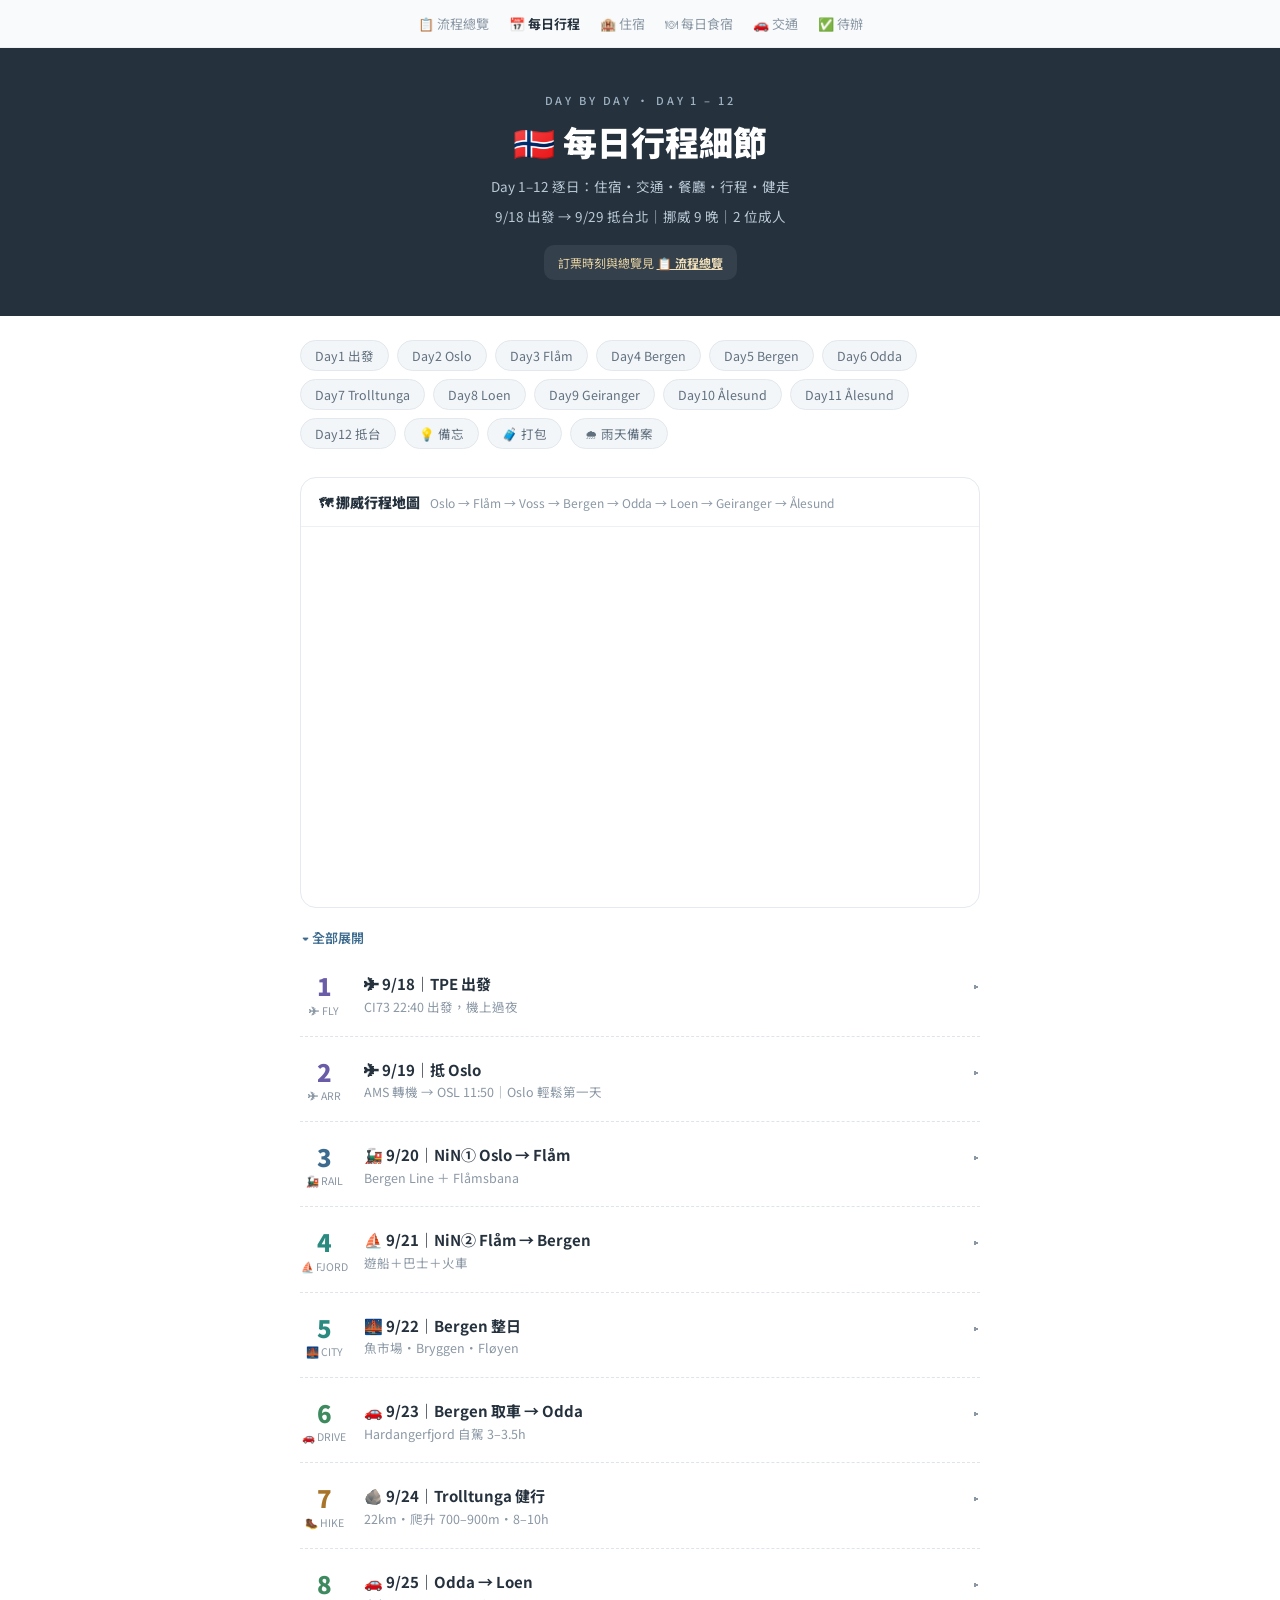
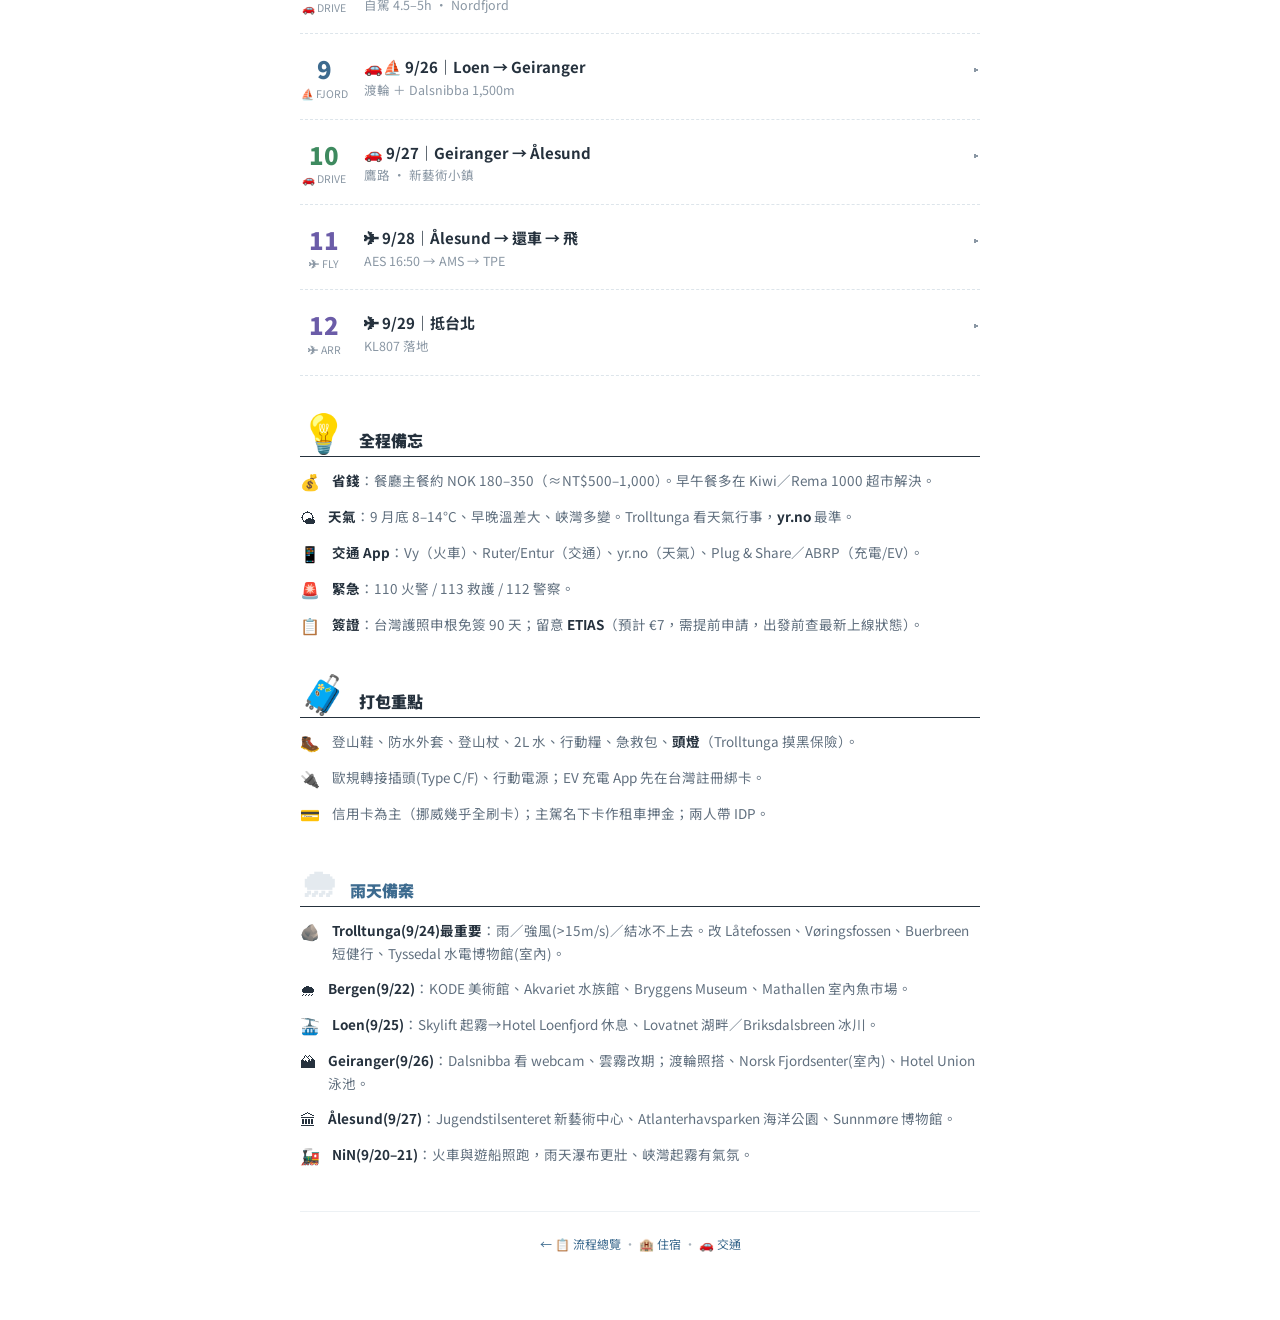
<file: daily.html>
<!DOCTYPE html>
<html lang="zh-TW">
<head>
<meta charset="UTF-8">
<meta name="viewport" content="width=device-width, initial-scale=1">
<title>🇳🇴 每日行程細節</title>
<link rel="preconnect" href="https://fonts.googleapis.com">
<link rel="preconnect" href="https://fonts.gstatic.com" crossorigin>
<link href="https://fonts.googleapis.com/css2?family=Noto+Sans+TC:wght@400;500;600;700;900&display=swap" rel="stylesheet">
<style>
body{margin:0;background:#ffffff;font-family:'Noto Sans TC',sans-serif;-webkit-font-smoothing:antialiased}
.hv1:hover{color:#25313d !important}
.hv2:hover{color:#3d6b8f !important;border-color:#3d6b8f !important}
.hv3:hover{text-decoration:underline !important}
</style>
</head>
<body>
<div style="min-height:100vh;background:#fff;color:#25313d" data-screen-label="每日行程">

  <!-- top nav -->
  <div style="border-bottom:1px solid #edf1f4;background:#f8fafb;overflow-x:auto">
    <div style="display:flex;gap:20px;padding:14px 20px;font-size:13px;white-space:nowrap;width:max-content;margin:0 auto">
      <a href="index.html" style="color:#8a97a4;text-decoration:none" class="hv1">📋 流程總覽</a>
      <a href="daily.html" style="color:#25313d;font-weight:700;text-decoration:none">📅 每日行程</a>
      <a href="hotels.html" style="color:#8a97a4;text-decoration:none" class="hv1">🏨 住宿</a>
      <a href="stay-dining.html" style="color:#8a97a4;text-decoration:none" class="hv1">🍽 每日食宿</a>
      <a href="transport.html" style="color:#8a97a4;text-decoration:none" class="hv1">🚗 交通</a>
      <a href="norway-todo.html" style="color:#8a97a4;text-decoration:none" class="hv1">✅ 待辦</a>
    </div>
  </div>

  <!-- hero -->
  <div style="background:#25313d;color:#fff;padding:44px 24px 36px;text-align:center">
    <div style="font-size:11px;letter-spacing:.26em;color:#9fb2c2;font-weight:500">DAY BY DAY · DAY 1 – 12</div>
    <h1 style="font-size:clamp(26px,5vw,34px);font-weight:900;margin:12px 0 10px;line-height:1.3">🇳🇴 每日行程細節</h1>
    <p style="font-size:13.5px;color:#b9c8d5;margin:0 0 4px;line-height:1.9">Day 1–12 逐日：住宿・交通・餐廳・行程・健走</p>
    <p style="font-size:13.5px;color:#b9c8d5;margin:0;line-height:1.9">9/18 出發 → 9/29 抵台北｜挪威 9 晚｜2 位成人</p>
    <div style="font-size:12px;color:#e8d3a3;margin-top:16px;background:rgba(255,255,255,.07);border-radius:10px;padding:9px 14px;display:inline-block">訂票時刻與總覽見 <a href="index.html" style="color:#f0dfb8;font-weight:700">📋 流程總覽</a></div>
  </div>

  <div style="max-width:680px;margin:0 auto;padding:24px 20px 64px">

    <!-- quick nav -->
    <div style="display:flex;gap:8px;flex-wrap:wrap">
      <a href="#d1" style="background:#f3f6f8;border:1px solid #e2e8ed;color:#61707f;font-size:12.5px;padding:5px 14px;border-radius:99px;text-decoration:none;white-space:nowrap" class="hv2">Day1 出發</a>
      <a href="#d2" style="background:#f3f6f8;border:1px solid #e2e8ed;color:#61707f;font-size:12.5px;padding:5px 14px;border-radius:99px;text-decoration:none;white-space:nowrap" class="hv2">Day2 Oslo</a>
      <a href="#d3" style="background:#f3f6f8;border:1px solid #e2e8ed;color:#61707f;font-size:12.5px;padding:5px 14px;border-radius:99px;text-decoration:none;white-space:nowrap" class="hv2">Day3 Flåm</a>
      <a href="#d4" style="background:#f3f6f8;border:1px solid #e2e8ed;color:#61707f;font-size:12.5px;padding:5px 14px;border-radius:99px;text-decoration:none;white-space:nowrap" class="hv2">Day4 Bergen</a>
      <a href="#d5" style="background:#f3f6f8;border:1px solid #e2e8ed;color:#61707f;font-size:12.5px;padding:5px 14px;border-radius:99px;text-decoration:none;white-space:nowrap" class="hv2">Day5 Bergen</a>
      <a href="#d6" style="background:#f3f6f8;border:1px solid #e2e8ed;color:#61707f;font-size:12.5px;padding:5px 14px;border-radius:99px;text-decoration:none;white-space:nowrap" class="hv2">Day6 Odda</a>
      <a href="#d7" style="background:#f3f6f8;border:1px solid #e2e8ed;color:#61707f;font-size:12.5px;padding:5px 14px;border-radius:99px;text-decoration:none;white-space:nowrap" class="hv2">Day7 Trolltunga</a>
      <a href="#d8" style="background:#f3f6f8;border:1px solid #e2e8ed;color:#61707f;font-size:12.5px;padding:5px 14px;border-radius:99px;text-decoration:none;white-space:nowrap" class="hv2">Day8 Loen</a>
      <a href="#d9" style="background:#f3f6f8;border:1px solid #e2e8ed;color:#61707f;font-size:12.5px;padding:5px 14px;border-radius:99px;text-decoration:none;white-space:nowrap" class="hv2">Day9 Geiranger</a>
      <a href="#d10" style="background:#f3f6f8;border:1px solid #e2e8ed;color:#61707f;font-size:12.5px;padding:5px 14px;border-radius:99px;text-decoration:none;white-space:nowrap" class="hv2">Day10 Ålesund</a>
      <a href="#d11" style="background:#f3f6f8;border:1px solid #e2e8ed;color:#61707f;font-size:12.5px;padding:5px 14px;border-radius:99px;text-decoration:none;white-space:nowrap" class="hv2">Day11 Ålesund</a>
      <a href="#d12" style="background:#f3f6f8;border:1px solid #e2e8ed;color:#61707f;font-size:12.5px;padding:5px 14px;border-radius:99px;text-decoration:none;white-space:nowrap" class="hv2">Day12 抵台</a>
      <a href="#tips" style="background:#f3f6f8;border:1px solid #e2e8ed;color:#61707f;font-size:12.5px;padding:5px 14px;border-radius:99px;text-decoration:none;white-space:nowrap" class="hv2">💡 備忘</a>
      <a href="#pack" style="background:#f3f6f8;border:1px solid #e2e8ed;color:#61707f;font-size:12.5px;padding:5px 14px;border-radius:99px;text-decoration:none;white-space:nowrap" class="hv2">🧳 打包</a>
      <a href="#rain" style="background:#f3f6f8;border:1px solid #e2e8ed;color:#61707f;font-size:12.5px;padding:5px 14px;border-radius:99px;text-decoration:none;white-space:nowrap" class="hv2">🌧 雨天備案</a>
    </div>

    <!-- map -->
    <div id="map" style="margin-top:28px;border:1px solid #e4eaef;border-radius:16px;overflow:hidden">
      <div style="padding:14px 18px;border-bottom:1px solid #edf1f4;display:flex;align-items:baseline;gap:10px;flex-wrap:wrap">
        <div style="font-size:14px;font-weight:900;color:#25313d">🗺 挪威行程地圖</div>
        <span style="font-size:12px;color:#8a97a4">Oslo → Flåm → Voss → Bergen → Odda → Loen → Geiranger → Ålesund</span>
      </div>
      <div style="position:relative;width:100%;padding-bottom:56%;height:0;overflow:hidden">
        <iframe src="https://www.google.com/maps/d/embed?mid=1Qdunu4atqAtdozF2Sp9Nmu-lTZPVafg&amp;ehbc=2E312F" allowfullscreen="allowfullscreen" loading="lazy" referrerpolicy="no-referrer-when-downgrade" style="position:absolute;top:0;left:0;width:100%;height:100%;border:0"></iframe>
      </div>
    </div>

    <!-- toggle all -->
    <div style="margin:20px 2px 4px;font-size:13px"><a href="#" id="tgAll" onclick="toggleAll(event)" style="color:#3d6b8f;text-decoration:none;font-weight:600">▾ 全部展開</a></div>

    <!-- DAY 1-2 -->
    <div id="d1" style="scroll-margin-top:20px;border-bottom:1px dashed #dde5eb">
      <div onclick="tg('d1')" style="display:flex;gap:16px;padding:22px 0 18px;cursor:pointer;user-select:none;align-items:flex-start">
        <div style="width:48px;flex-shrink:0;text-align:center">
          <div style="font-size:24px;font-weight:900;color:#6b5ca8;line-height:1.1">1</div>
          <div style="font-size:10.5px;color:#8a97a4;margin-top:3px">✈ FLY</div>
        </div>
        <div style="flex:1;min-width:0">
          <div style="font-size:15px;font-weight:700;line-height:1.45">✈ 9/18｜TPE 出發</div>
          <div style="font-size:12.5px;color:#8a97a4;margin-top:2px">CI73 22:40 出發，機上過夜</div>
        </div>
        <span id="ar-d1" style="color:#8a97a4;font-size:16px;flex-shrink:0">▸</span>
      </div>
      <div id="bd-d1" style="display:none">
        <div style="padding:0 0 22px">
          <div style="margin-bottom:18px">
          <div style="font-size:11px;font-weight:700;letter-spacing:.08em;color:#3d6b8f;margin-bottom:8px">🕐 時間軸</div>
          <div style="border-top:1px solid #eef1f4;display:flex;gap:14px;padding:8px 0;align-items:flex-start">
            <div style="flex:0 0 92px;font-weight:700;color:#2b6a8f;font-size:12.5px;white-space:nowrap;font-variant-numeric:tabular-nums">~19:40</div>
            <div style="flex:1;font-size:13.5px;color:#4a5866;line-height:1.65">桃園機場報到（國際線建議提前約 3h）</div>
          </div>
          <div style="border-top:1px solid #eef1f4;display:flex;gap:14px;padding:8px 0;align-items:flex-start">
            <div style="flex:0 0 92px;font-weight:700;color:#2b6a8f;font-size:12.5px;white-space:nowrap;font-variant-numeric:tabular-nums">22:40</div>
            <div style="flex:1;font-size:13.5px;color:#4a5866;line-height:1.65">CI73 TPE → AMS（→ 隔日 07:40 抵 AMS，約 15h，機上過夜）</div>
          </div>
          </div>
          <div style="margin-bottom:12px">
          <div style="font-size:11px;font-weight:700;letter-spacing:.08em;color:#6b5ca8;margin-bottom:8px">🏨 住宿</div>
            <p style="font-size:13.5px;color:#61707f;line-height:1.75;margin:0">機上（過夜）</p>
          </div>
          <div>
          <div style="font-size:11px;font-weight:700;letter-spacing:.08em;color:#3e8a5f;margin-bottom:8px">🍽 三餐</div>
            <p style="font-size:13.5px;color:#61707f;line-height:1.75;margin:0"><strong style="color:#25313d">早</strong> —｜<strong style="color:#25313d">午</strong> —｜<strong style="color:#25313d">晚</strong> 機上（起飛後供餐）</p>
          </div>
        </div>
      </div>
    </div>

    <div id="d2" style="scroll-margin-top:20px;border-bottom:1px dashed #dde5eb">
      <div onclick="tg('d2')" style="display:flex;gap:16px;padding:22px 0 18px;cursor:pointer;user-select:none;align-items:flex-start">
        <div style="width:48px;flex-shrink:0;text-align:center">
          <div style="font-size:24px;font-weight:900;color:#6b5ca8;line-height:1.1">2</div>
          <div style="font-size:10.5px;color:#8a97a4;margin-top:3px">✈ ARR</div>
        </div>
        <div style="flex:1;min-width:0">
          <div style="font-size:15px;font-weight:700;line-height:1.45">✈ 9/19｜抵 Oslo</div>
          <div style="font-size:12.5px;color:#8a97a4;margin-top:2px">AMS 轉機 → OSL 11:50｜Oslo 輕鬆第一天</div>
        </div>
        <span id="ar-d2" style="color:#8a97a4;font-size:16px;flex-shrink:0">▸</span>
      </div>
      <div id="bd-d2" style="display:none">
        <div style="padding:0 0 22px">
          <div style="margin-bottom:18px">
          <div style="font-size:11px;font-weight:700;letter-spacing:.08em;color:#3d6b8f;margin-bottom:8px">🕐 時間軸</div>
          <div style="border-top:1px solid #eef1f4;display:flex;gap:14px;padding:8px 0;align-items:flex-start">
            <div style="flex:0 0 92px;font-weight:700;color:#2b6a8f;font-size:12.5px;white-space:nowrap;font-variant-numeric:tabular-nums">07:40</div>
            <div style="flex:1;font-size:13.5px;color:#4a5866;line-height:1.65">抵 AMS，過申根查驗、轉機（約 2h25）</div>
          </div>
          <div style="border-top:1px solid #eef1f4;display:flex;gap:14px;padding:8px 0;align-items:flex-start">
            <div style="flex:0 0 92px;font-weight:700;color:#2b6a8f;font-size:12.5px;white-space:nowrap;font-variant-numeric:tabular-nums">10:05</div>
            <div style="flex:1;font-size:13.5px;color:#4a5866;line-height:1.65">KL1199 AMS → OSL 11:50</div>
          </div>
          <div style="border-top:1px solid #eef1f4;display:flex;gap:14px;padding:8px 0;align-items:flex-start">
            <div style="flex:0 0 92px;font-weight:700;color:#2b6a8f;font-size:12.5px;white-space:nowrap;font-variant-numeric:tabular-nums">11:50</div>
            <div style="flex:1;font-size:13.5px;color:#4a5866;line-height:1.65">OSL 抵達——申根內線、<strong style="color:#25313d">Oslo 免入境查驗</strong>，領行李即走。</div>
          </div>
          <div style="border-top:1px solid #eef1f4;display:flex;gap:14px;padding:8px 0;align-items:flex-start">
            <div style="flex:0 0 92px;font-weight:700;color:#2b6a8f;font-size:12.5px;white-space:nowrap;font-variant-numeric:tabular-nums">~12:30</div>
            <div style="flex:1;font-size:13.5px;color:#4a5866;line-height:1.65">機場站進市區：<strong style="color:#25313d">Flytoget</strong> 19分／NOK 243 或 <strong style="color:#25313d">Vy L12</strong> 25–30分／NOK 124（<strong style="color:#25313d">免預訂</strong>、感應卡嗶）→ Oslo S。</div>
          </div>
          <div style="border-top:1px solid #eef1f4;display:flex;gap:14px;padding:8px 0;align-items:flex-start">
            <div style="flex:0 0 92px;font-weight:700;color:#2b6a8f;font-size:12.5px;white-space:nowrap;font-variant-numeric:tabular-nums">~13:20</div>
            <div style="flex:1;font-size:13.5px;color:#4a5866;line-height:1.65">Oslo S → 步行 3–5 分 <strong style="color:#25313d">Clarion The Hub</strong>。</div>
          </div>
          <div style="border-top:1px solid #eef1f4;display:flex;gap:14px;padding:8px 0;align-items:flex-start">
            <div style="flex:0 0 92px;font-weight:700;color:#2b6a8f;font-size:12.5px;white-space:nowrap;font-variant-numeric:tabular-nums">~13:30</div>
            <div style="flex:1;font-size:13.5px;color:#4a5866;line-height:1.65">大行李先寄櫃檯（房間 15:00 才開放）→ 逛 Aker Brygge／歌劇院屋頂／Vigeland。</div>
          </div>
          <div style="border-top:1px solid #eef1f4;display:flex;gap:14px;padding:8px 0;align-items:flex-start">
            <div style="flex:0 0 92px;font-weight:700;color:#2b6a8f;font-size:12.5px;white-space:nowrap;font-variant-numeric:tabular-nums">15:00</div>
            <div style="flex:1;font-size:13.5px;color:#4a5866;line-height:1.65">check-in 拿房。</div>
          </div>
          <div style="border-top:1px solid #eef1f4;display:flex;gap:14px;padding:8px 0;align-items:flex-start">
            <div style="flex:0 0 92px;font-weight:700;color:#2b6a8f;font-size:12.5px;white-space:nowrap;font-variant-numeric:tabular-nums">~18:00</div>
            <div style="flex:1;font-size:13.5px;color:#4a5866;line-height:1.65">晚餐 Rorbua（Aker Brygge）✅ 已訂 18:00</div>
          </div>
          <div style="border-top:1px solid #eef1f4;display:flex;gap:14px;padding:8px 0;align-items:flex-start">
            <div style="flex:0 0 92px;font-weight:700;color:#2b6a8f;font-size:12.5px;white-space:nowrap;font-variant-numeric:tabular-nums">睡前</div>
            <div style="flex:1;font-size:13.5px;color:#4a5866;line-height:1.65">分裝：Flåm 過夜小包＋大行李貼 <strong style="color:#25313d">PorterService</strong> 條交櫃檯（隔天 06:00–09:00 收、直送 Bergen）；早睡，明早 08:12 火車。</div>
          </div>
          </div>
          <div style="margin-bottom:12px">
          <div style="font-size:11px;font-weight:700;letter-spacing:.08em;color:#6b5ca8;margin-bottom:8px">🏨 住宿</div>
            <p style="font-size:13.5px;color:#61707f;line-height:1.75;margin:0"><strong style="color:#25313d">Clarion Hotel The Hub</strong> <a href="https://www.google.com/maps/search/?api=1&amp;query=Clarion+Hotel+The+Hub+Oslo" target="_blank" rel="noopener" style="font-size:11.5px;color:#3d6b8f;text-decoration:none;white-space:nowrap">📍 地圖</a>（1 晚，9/19–9/20）——Oslo S 正對面。</p>
          </div>
          <div>
          <div style="font-size:11px;font-weight:700;letter-spacing:.08em;color:#3e8a5f;margin-bottom:8px">🍽 三餐</div>
            <p style="font-size:13.5px;color:#61707f;line-height:1.75;margin:0"><strong style="color:#25313d">早</strong> 機上｜<strong style="color:#25313d">午</strong> Oslo（抵達後）｜<strong style="color:#25313d">晚</strong> Aker Brygge：Rorbua 18:00 ✅ 已訂</p>
          </div>
        </div>
      </div>
    </div>

    <div id="d3" style="scroll-margin-top:20px;border-bottom:1px dashed #dde5eb">
      <div onclick="tg('d3')" style="display:flex;gap:16px;padding:22px 0 18px;cursor:pointer;user-select:none;align-items:flex-start">
        <div style="width:48px;flex-shrink:0;text-align:center">
          <div style="font-size:24px;font-weight:900;color:#3d6b8f;line-height:1.1">3</div>
          <div style="font-size:10.5px;color:#8a97a4;margin-top:3px">🚂 RAIL</div>
        </div>
        <div style="flex:1;min-width:0">
          <div style="font-size:15px;font-weight:700;line-height:1.45">🚂 9/20｜NiN① Oslo → Flåm</div>
          <div style="font-size:12.5px;color:#8a97a4;margin-top:2px">Bergen Line ＋ Flåmsbana</div>
        </div>
        <span id="ar-d3" style="color:#8a97a4;font-size:16px;flex-shrink:0">▸</span>
      </div>
      <div id="bd-d3" style="display:none">
        <div style="padding:0 0 22px">
          <div style="margin-bottom:18px">
          <div style="font-size:11px;font-weight:700;letter-spacing:.08em;color:#3d6b8f;margin-bottom:8px">🕐 時間軸</div>
          <div style="border-top:1px solid #eef1f4;display:flex;gap:14px;padding:8px 0;align-items:flex-start">
            <div style="flex:0 0 92px;font-weight:700;color:#2b6a8f;font-size:12.5px;white-space:nowrap;font-variant-numeric:tabular-nums">~06:30</div>
            <div style="flex:1;font-size:13.5px;color:#4a5866;line-height:1.65">Clarion 早餐；大行李（貼 <strong style="color:#25313d">PorterService</strong> 條）交櫃檯，06:00–09:00 收送 Bergen</div>
          </div>
          <div style="border-top:1px solid #eef1f4;display:flex;gap:14px;padding:8px 0;align-items:flex-start">
            <div style="flex:0 0 92px;font-weight:700;color:#2b6a8f;font-size:12.5px;white-space:nowrap;font-variant-numeric:tabular-nums">~07:45</div>
            <div style="flex:1;font-size:13.5px;color:#4a5866;line-height:1.65">退房、步行到 Oslo S</div>
          </div>
          <div style="border-top:1px solid #eef1f4;display:flex;gap:14px;padding:8px 0;align-items:flex-start">
            <div style="flex:0 0 92px;font-weight:700;color:#2b6a8f;font-size:12.5px;white-space:nowrap;font-variant-numeric:tabular-nums">08:12</div>
            <div style="flex:1;font-size:13.5px;color:#4a5866;line-height:1.65"><strong style="color:#25313d">Bergen Line</strong> Oslo S → Myrdal（約 4.5h，坐右側看 Hardangervidda）</div>
          </div>
          <div style="border-top:1px solid #eef1f4;display:flex;gap:14px;padding:8px 0;align-items:flex-start">
            <div style="flex:0 0 92px;font-weight:700;color:#2b6a8f;font-size:12.5px;white-space:nowrap;font-variant-numeric:tabular-nums">~13:00</div>
            <div style="flex:1;font-size:13.5px;color:#4a5866;line-height:1.65">抵 Myrdal，轉 <strong style="color:#25313d">Flåmsbana</strong>（Kjossfossen 瀑布停約 5 分）</div>
          </div>
          <div style="border-top:1px solid #eef1f4;display:flex;gap:14px;padding:8px 0;align-items:flex-start">
            <div style="flex:0 0 92px;font-weight:700;color:#2b6a8f;font-size:12.5px;white-space:nowrap;font-variant-numeric:tabular-nums">14:22</div>
            <div style="flex:1;font-size:13.5px;color:#4a5866;line-height:1.65">抵 <strong style="color:#25313d">Flåm</strong>，入住 Heimly（步行約 10–15 分）</div>
          </div>
          <div style="border-top:1px solid #eef1f4;display:flex;gap:14px;padding:8px 0;align-items:flex-start">
            <div style="flex:0 0 92px;font-weight:700;color:#2b6a8f;font-size:12.5px;white-space:nowrap;font-variant-numeric:tabular-nums">~15:00</div>
            <div style="flex:1;font-size:13.5px;color:#4a5866;line-height:1.65">Flåm 自由：峽灣散步、Flåm 鐵路博物館(免費)、逛紀念品〔候選〕</div>
          </div>
          <div style="border-top:1px solid #eef1f4;display:flex;gap:14px;padding:8px 0;align-items:flex-start">
            <div style="flex:0 0 92px;font-weight:700;color:#2b6a8f;font-size:12.5px;white-space:nowrap;font-variant-numeric:tabular-nums">~16:00</div>
            <div style="flex:1;font-size:13.5px;color:#4a5866;line-height:1.65">加碼〔候選〕：Stegastein 觀景台(觀光巴士/tour) 或 Otternes 古農莊</div>
          </div>
          <div style="border-top:1px solid #eef1f4;display:flex;gap:14px;padding:8px 0;align-items:flex-start">
            <div style="flex:0 0 92px;font-weight:700;color:#2b6a8f;font-size:12.5px;white-space:nowrap;font-variant-numeric:tabular-nums">~18:00</div>
            <div style="flex:1;font-size:13.5px;color:#4a5866;line-height:1.65">晚餐 <strong style="color:#25313d">Flåmsbrygga（Ægir BrewPub）</strong> ✅ 已訂</div>
          </div>
          </div>
          <div style="margin-bottom:12px">
          <div style="font-size:11px;font-weight:700;letter-spacing:.08em;color:#6b5ca8;margin-bottom:8px">🏨 住宿</div>
            <p style="font-size:13.5px;color:#61707f;line-height:1.75;margin:0"><strong style="color:#25313d">Heimly Pensjonat</strong> <a href="https://www.google.com/maps/search/?api=1&query=Heimly+Pensjonat+Fl%C3%A5m" target="_blank" rel="noopener" style="font-size:11.5px;color:#3d6b8f;text-decoration:none;white-space:nowrap">📍 地圖</a>（1 晚）——Aurlandsfjord 峽灣畔民宿。</p>
          </div>
          <div>
          <div style="font-size:11px;font-weight:700;letter-spacing:.08em;color:#3e8a5f;margin-bottom:8px">🍽 三餐</div>
            <p style="font-size:13.5px;color:#61707f;line-height:1.75;margin:0"><strong style="color:#25313d">早</strong> Clarion 早餐｜<strong style="color:#25313d">午</strong> 火車上（自備／Myrdal 小食）｜<strong style="color:#25313d">晚</strong> Flåmsbrygga·Ægir ✅</p>
          </div>
        </div>
      </div>
    </div>

    <div id="d4" style="scroll-margin-top:20px;border-bottom:1px dashed #dde5eb">
      <div onclick="tg('d4')" style="display:flex;gap:16px;padding:22px 0 18px;cursor:pointer;user-select:none;align-items:flex-start">
        <div style="width:48px;flex-shrink:0;text-align:center">
          <div style="font-size:24px;font-weight:900;color:#2b8a80;line-height:1.1">4</div>
          <div style="font-size:10.5px;color:#8a97a4;margin-top:3px">⛵ FJORD</div>
        </div>
        <div style="flex:1;min-width:0">
          <div style="font-size:15px;font-weight:700;line-height:1.45">⛵ 9/21｜NiN② Flåm → Bergen</div>
          <div style="font-size:12.5px;color:#8a97a4;margin-top:2px">遊船＋巴士＋火車</div>
        </div>
        <span id="ar-d4" style="color:#8a97a4;font-size:16px;flex-shrink:0">▸</span>
      </div>
      <div id="bd-d4" style="display:none">
        <div style="padding:0 0 22px">
          <div style="margin-bottom:18px">
          <div style="font-size:11px;font-weight:700;letter-spacing:.08em;color:#3d6b8f;margin-bottom:8px">🕐 時間軸</div>
          <div style="border-top:1px solid #eef1f4;display:flex;gap:14px;padding:8px 0;align-items:flex-start">
            <div style="flex:0 0 92px;font-weight:700;color:#2b6a8f;font-size:12.5px;white-space:nowrap;font-variant-numeric:tabular-nums">~08:00</div>
            <div style="flex:1;font-size:13.5px;color:#4a5866;line-height:1.65">Heimly 早餐、退房；到 Flåm 碼頭</div>
          </div>
          <div style="border-top:1px solid #eef1f4;display:flex;gap:14px;padding:8px 0;align-items:flex-start">
            <div style="flex:0 0 92px;font-weight:700;color:#2b6a8f;font-size:12.5px;white-space:nowrap;font-variant-numeric:tabular-nums">09:30</div>
            <div style="flex:1;font-size:13.5px;color:#4a5866;line-height:1.65"><strong style="color:#25313d">Nærøyfjord 遊船</strong> Flåm → Gudvangen（甲板看瀑布峭壁）✅</div>
          </div>
          <div style="border-top:1px solid #eef1f4;display:flex;gap:14px;padding:8px 0;align-items:flex-start">
            <div style="flex:0 0 92px;font-weight:700;color:#2b6a8f;font-size:12.5px;white-space:nowrap;font-variant-numeric:tabular-nums">11:30</div>
            <div style="flex:1;font-size:13.5px;color:#4a5866;line-height:1.65">抵 Gudvangen（下船直接上車，10 分轉乘）</div>
          </div>
          <div style="border-top:1px solid #eef1f4;display:flex;gap:14px;padding:8px 0;align-items:flex-start">
            <div style="flex:0 0 92px;font-weight:700;color:#2b6a8f;font-size:12.5px;white-space:nowrap;font-variant-numeric:tabular-nums">11:40</div>
            <div style="flex:1;font-size:13.5px;color:#4a5866;line-height:1.65"><strong style="color:#25313d">巴士</strong> Gudvangen → Voss ✅</div>
          </div>
          <div style="border-top:1px solid #eef1f4;display:flex;gap:14px;padding:8px 0;align-items:flex-start">
            <div style="flex:0 0 92px;font-weight:700;color:#2b6a8f;font-size:12.5px;white-space:nowrap;font-variant-numeric:tabular-nums">12:45</div>
            <div style="flex:1;font-size:13.5px;color:#4a5866;line-height:1.65">抵 Voss，午餐（約 1h20 空檔）；〔候選〕Voss Gondol 纜車快速上下</div>
          </div>
          <div style="border-top:1px solid #eef1f4;display:flex;gap:14px;padding:8px 0;align-items:flex-start">
            <div style="flex:0 0 92px;font-weight:700;color:#2b6a8f;font-size:12.5px;white-space:nowrap;font-variant-numeric:tabular-nums">14:07</div>
            <div style="flex:1;font-size:13.5px;color:#4a5866;line-height:1.65"><strong style="color:#25313d">Vy 火車</strong> Voss → Bergen（坐右側看峽灣）✅</div>
          </div>
          <div style="border-top:1px solid #eef1f4;display:flex;gap:14px;padding:8px 0;align-items:flex-start">
            <div style="flex:0 0 92px;font-weight:700;color:#2b6a8f;font-size:12.5px;white-space:nowrap;font-variant-numeric:tabular-nums">15:24</div>
            <div style="flex:1;font-size:13.5px;color:#4a5866;line-height:1.65">抵 Bergen，入住 <strong style="color:#25313d">Skostredet</strong>（PorterService 行李已在櫃檯）</div>
          </div>
          <div style="border-top:1px solid #eef1f4;display:flex;gap:14px;padding:8px 0;align-items:flex-start">
            <div style="flex:0 0 92px;font-weight:700;color:#2b6a8f;font-size:12.5px;white-space:nowrap;font-variant-numeric:tabular-nums">~16:00</div>
            <div style="flex:1;font-size:13.5px;color:#4a5866;line-height:1.65">Bergen 傍晚：Bryggen 木屋區、魚市場、逛紀念品〔候選〕</div>
          </div>
          <div style="border-top:1px solid #eef1f4;display:flex;gap:14px;padding:8px 0;align-items:flex-start">
            <div style="flex:0 0 92px;font-weight:700;color:#2b6a8f;font-size:12.5px;white-space:nowrap;font-variant-numeric:tabular-nums">~18:30</div>
            <div style="flex:1;font-size:13.5px;color:#4a5866;line-height:1.65">晚餐 <strong style="color:#25313d">Bryggeloftet & Stuene</strong>（建議訂位）</div>
          </div>
          </div>
          <div style="margin-bottom:12px">
          <div style="font-size:11px;font-weight:700;letter-spacing:.08em;color:#6b5ca8;margin-bottom:8px">🏨 住宿</div>
            <p style="font-size:13.5px;color:#61707f;line-height:1.75;margin:0"><strong style="color:#25313d">Skostredet Hotel &amp; Spa</strong> <a href="https://www.google.com/maps/search/?api=1&query=Skostredet+Hotel+Spa+Bergen" target="_blank" rel="noopener" style="font-size:11.5px;color:#3d6b8f;text-decoration:none;white-space:nowrap">📍 地圖</a>（2 晚，9/21–9/23）——市中心、附 spa。</p>
          </div>
          <div>
          <div style="font-size:11px;font-weight:700;letter-spacing:.08em;color:#3e8a5f;margin-bottom:8px">🍽 三餐</div>
            <p style="font-size:13.5px;color:#61707f;line-height:1.75;margin:0"><strong style="color:#25313d">早</strong> Heimly 早餐｜<strong style="color:#25313d">午</strong> Voss｜<strong style="color:#25313d">晚</strong> Bryggeloftet & Stuene（訂位）</p>
          </div>
        </div>
      </div>
    </div>

    <div id="d5" style="scroll-margin-top:20px;border-bottom:1px dashed #dde5eb">
      <div onclick="tg('d5')" style="display:flex;gap:16px;padding:22px 0 18px;cursor:pointer;user-select:none;align-items:flex-start">
        <div style="width:48px;flex-shrink:0;text-align:center">
          <div style="font-size:24px;font-weight:900;color:#2b8a80;line-height:1.1">5</div>
          <div style="font-size:10.5px;color:#8a97a4;margin-top:3px">🌉 CITY</div>
        </div>
        <div style="flex:1;min-width:0">
          <div style="font-size:15px;font-weight:700;line-height:1.45">🌉 9/22｜Bergen 整日</div>
          <div style="font-size:12.5px;color:#8a97a4;margin-top:2px">魚市場・Bryggen・Fløyen</div>
        </div>
        <span id="ar-d5" style="color:#8a97a4;font-size:16px;flex-shrink:0">▸</span>
      </div>
      <div id="bd-d5" style="display:none">
        <div style="padding:0 0 22px">
          <div style="margin-bottom:18px">
          <div style="font-size:11px;font-weight:700;letter-spacing:.08em;color:#3d6b8f;margin-bottom:8px">🕐 時間軸</div>
          <div style="border-top:1px solid #eef1f4;display:flex;gap:14px;padding:8px 0;align-items:flex-start">
            <div style="flex:0 0 92px;font-weight:700;color:#2b6a8f;font-size:12.5px;white-space:nowrap;font-variant-numeric:tabular-nums">~09:00</div>
            <div style="flex:1;font-size:13.5px;color:#4a5866;line-height:1.65">Skostredet 早餐</div>
          </div>
          <div style="border-top:1px solid #eef1f4;display:flex;gap:14px;padding:8px 0;align-items:flex-start">
            <div style="flex:0 0 92px;font-weight:700;color:#2b6a8f;font-size:12.5px;white-space:nowrap;font-variant-numeric:tabular-nums">~09:30</div>
            <div style="flex:1;font-size:13.5px;color:#4a5866;line-height:1.65">Torget 魚市場、Bryggen 木屋區＋Hanseatic Museum（UNESCO）</div>
          </div>
          <div style="border-top:1px solid #eef1f4;display:flex;gap:14px;padding:8px 0;align-items:flex-start">
            <div style="flex:0 0 92px;font-weight:700;color:#2b6a8f;font-size:12.5px;white-space:nowrap;font-variant-numeric:tabular-nums">~11:00</div>
            <div style="flex:1;font-size:13.5px;color:#4a5866;line-height:1.65">〔候選〕KODE 美術館／Bergenhus 城堡／Rosenkrantz 塔／Troldhaugen 葛利格故居（任選）</div>
          </div>
          <div style="border-top:1px solid #eef1f4;display:flex;gap:14px;padding:8px 0;align-items:flex-start">
            <div style="flex:0 0 92px;font-weight:700;color:#2b6a8f;font-size:12.5px;white-space:nowrap;font-variant-numeric:tabular-nums">~13:00</div>
            <div style="flex:1;font-size:13.5px;color:#4a5866;line-height:1.65">午餐 魚市場（Fish Me／Fjellskål，生蠔・魚湯）</div>
          </div>
          <div style="border-top:1px solid #eef1f4;display:flex;gap:14px;padding:8px 0;align-items:flex-start">
            <div style="flex:0 0 92px;font-weight:700;color:#2b6a8f;font-size:12.5px;white-space:nowrap;font-variant-numeric:tabular-nums">~14:30</div>
            <div style="flex:1;font-size:13.5px;color:#4a5866;line-height:1.65"><strong style="color:#25313d">Fløibanen 纜車</strong>上 Fløyen（320m 俯瞰全城）；〔候選〕健走 Fløyen→Brushytten 4km</div>
          </div>
          <div style="border-top:1px solid #eef1f4;display:flex;gap:14px;padding:8px 0;align-items:flex-start">
            <div style="flex:0 0 92px;font-weight:700;color:#2b6a8f;font-size:12.5px;white-space:nowrap;font-variant-numeric:tabular-nums">~17:00</div>
            <div style="flex:1;font-size:13.5px;color:#4a5866;line-height:1.65">〔候選〕Mathallen 室內市場、逛紀念品、咖啡下午茶</div>
          </div>
          <div style="border-top:1px solid #eef1f4;display:flex;gap:14px;padding:8px 0;align-items:flex-start">
            <div style="flex:0 0 92px;font-weight:700;color:#2b6a8f;font-size:12.5px;white-space:nowrap;font-variant-numeric:tabular-nums">~18:30</div>
            <div style="flex:1;font-size:13.5px;color:#4a5866;line-height:1.65">晚餐 <strong style="color:#25313d">Enhjørningen</strong>（Bryggen 精緻海鮮）✅ 已訂 18:30</div>
          </div>
          </div>
          <div style="margin-bottom:12px">
          <div style="font-size:11px;font-weight:700;letter-spacing:.08em;color:#6b5ca8;margin-bottom:8px">🏨 住宿</div>
            <p style="font-size:13.5px;color:#61707f;line-height:1.75;margin:0"><strong style="color:#25313d">Skostredet Hotel &amp; Spa</strong> <a href="https://www.google.com/maps/search/?api=1&query=Skostredet+Hotel+Spa+Bergen" target="_blank" rel="noopener" style="font-size:11.5px;color:#3d6b8f;text-decoration:none;white-space:nowrap">📍 地圖</a>（2 晚，9/21–9/23）。</p>
          </div>
          <div>
          <div style="font-size:11px;font-weight:700;letter-spacing:.08em;color:#3e8a5f;margin-bottom:8px">🍽 三餐</div>
            <p style="font-size:13.5px;color:#61707f;line-height:1.75;margin:0"><strong style="color:#25313d">早</strong> Skostredet 早餐｜<strong style="color:#25313d">午</strong> 魚市場｜<strong style="color:#25313d">晚</strong> Enhjørningen 18:30 ✅</p>
          </div>
        </div>
      </div>
    </div>

    <div id="d6" style="scroll-margin-top:20px;border-bottom:1px dashed #dde5eb">
      <div onclick="tg('d6')" style="display:flex;gap:16px;padding:22px 0 18px;cursor:pointer;user-select:none;align-items:flex-start">
        <div style="width:48px;flex-shrink:0;text-align:center">
          <div style="font-size:24px;font-weight:900;color:#3e8a5f;line-height:1.1">6</div>
          <div style="font-size:10.5px;color:#8a97a4;margin-top:3px">🚗 DRIVE</div>
        </div>
        <div style="flex:1;min-width:0">
          <div style="font-size:15px;font-weight:700;line-height:1.45">🚗 9/23｜Bergen 取車 → Odda</div>
          <div style="font-size:12.5px;color:#8a97a4;margin-top:2px">Hardangerfjord 自駕 3–3.5h</div>
        </div>
        <span id="ar-d6" style="color:#8a97a4;font-size:16px;flex-shrink:0">▸</span>
      </div>
      <div id="bd-d6" style="display:none">
        <div style="padding:0 0 22px">
          <div style="margin-bottom:18px">
          <div style="font-size:11px;font-weight:700;letter-spacing:.08em;color:#3d6b8f;margin-bottom:8px">🕐 時間軸</div>
          <div style="border-top:1px solid #eef1f4;display:flex;gap:14px;padding:8px 0;align-items:flex-start">
            <div style="flex:0 0 92px;font-weight:700;color:#2b6a8f;font-size:12.5px;white-space:nowrap;font-variant-numeric:tabular-nums">~08:00</div>
            <div style="flex:1;font-size:13.5px;color:#4a5866;line-height:1.65">Skostredet 早餐、退房</div>
          </div>
          <div style="border-top:1px solid #eef1f4;display:flex;gap:14px;padding:8px 0;align-items:flex-start">
            <div style="flex:0 0 92px;font-weight:700;color:#2b6a8f;font-size:12.5px;white-space:nowrap;font-variant-numeric:tabular-nums">09:00</div>
            <div style="flex:1;font-size:13.5px;color:#4a5866;line-height:1.65"><strong style="color:#25313d">Avis Bergen City</strong>（Solheimsgaten 15）取車；錄影拍照車況＋EV 電量、確認 AutoPASS tag</div>
          </div>
          <div style="border-top:1px solid #eef1f4;display:flex;gap:14px;padding:8px 0;align-items:flex-start">
            <div style="flex:0 0 92px;font-weight:700;color:#2b6a8f;font-size:12.5px;white-space:nowrap;font-variant-numeric:tabular-nums">~09:30</div>
            <div style="flex:1;font-size:13.5px;color:#4a5866;line-height:1.65">出發往 Odda（沿 Hardangerfjord，約 3–3.5h）</div>
          </div>
          <div style="border-top:1px solid #eef1f4;display:flex;gap:14px;padding:8px 0;align-items:flex-start">
            <div style="flex:0 0 92px;font-weight:700;color:#2b6a8f;font-size:12.5px;white-space:nowrap;font-variant-numeric:tabular-nums">~11:00</div>
            <div style="flex:1;font-size:13.5px;color:#4a5866;line-height:1.65">〔候選〕停 Steinsdalsfossen 瀑布、Hardangerbrua 大橋</div>
          </div>
          <div style="border-top:1px solid #eef1f4;display:flex;gap:14px;padding:8px 0;align-items:flex-start">
            <div style="flex:0 0 92px;font-weight:700;color:#2b6a8f;font-size:12.5px;white-space:nowrap;font-variant-numeric:tabular-nums">~13:00</div>
            <div style="flex:1;font-size:13.5px;color:#4a5866;line-height:1.65">午餐 途中（Hardanger 小鎮）</div>
          </div>
          <div style="border-top:1px solid #eef1f4;display:flex;gap:14px;padding:8px 0;align-items:flex-start">
            <div style="flex:0 0 92px;font-weight:700;color:#2b6a8f;font-size:12.5px;white-space:nowrap;font-variant-numeric:tabular-nums">~14:00</div>
            <div style="flex:1;font-size:13.5px;color:#4a5866;line-height:1.65">抵 Odda，入住 Trolltunga Hotel；Kiwi／Rema 1000 採買行動糧、確認早起餐盒</div>
          </div>
          <div style="border-top:1px solid #eef1f4;display:flex;gap:14px;padding:8px 0;align-items:flex-start">
            <div style="flex:0 0 92px;font-weight:700;color:#2b6a8f;font-size:12.5px;white-space:nowrap;font-variant-numeric:tabular-nums">~15:30</div>
            <div style="flex:1;font-size:13.5px;color:#4a5866;line-height:1.65">〔候選〕Odda 湖畔散步、Tyssedal 水電博物館(室內)</div>
          </div>
          <div style="border-top:1px solid #eef1f4;display:flex;gap:14px;padding:8px 0;align-items:flex-start">
            <div style="flex:0 0 92px;font-weight:700;color:#2b6a8f;font-size:12.5px;white-space:nowrap;font-variant-numeric:tabular-nums">~19:00</div>
            <div style="flex:1;font-size:13.5px;color:#4a5866;line-height:1.65">晚餐 <strong style="color:#25313d">Langhuset</strong>（開到晚、份量足）</div>
          </div>
          </div>
          <div style="margin-bottom:12px">
          <div style="font-size:11px;font-weight:700;letter-spacing:.08em;color:#6b5ca8;margin-bottom:8px">🏨 住宿</div>
            <p style="font-size:13.5px;color:#61707f;line-height:1.75;margin:0"><strong style="color:#25313d">Trolltunga Hotel</strong> <a href="https://www.google.com/maps/search/?api=1&query=Trolltunga+Hotel+Odda" target="_blank" rel="noopener" style="font-size:11.5px;color:#3d6b8f;text-decoration:none;white-space:nowrap">📍 地圖</a>（2 晚，9/23–9/25）——Trolltunga 健行基地。</p>
          </div>
          <div>
          <div style="font-size:11px;font-weight:700;letter-spacing:.08em;color:#3e8a5f;margin-bottom:8px">🍽 三餐</div>
            <p style="font-size:13.5px;color:#61707f;line-height:1.75;margin:0"><strong style="color:#25313d">早</strong> Skostredet 早餐｜<strong style="color:#25313d">午</strong> 途中(Hardanger)｜<strong style="color:#25313d">晚</strong> Langhuset</p>
          </div>
        </div>
      </div>
    </div>

    <div id="d7" style="scroll-margin-top:20px;border-bottom:1px dashed #dde5eb">
      <div onclick="tg('d7')" style="display:flex;gap:16px;padding:22px 0 18px;cursor:pointer;user-select:none;align-items:flex-start">
        <div style="width:48px;flex-shrink:0;text-align:center">
          <div style="font-size:24px;font-weight:900;color:#a8742a;line-height:1.1">7</div>
          <div style="font-size:10.5px;color:#8a97a4;margin-top:3px">🥾 HIKE</div>
        </div>
        <div style="flex:1;min-width:0">
          <div style="font-size:15px;font-weight:700;line-height:1.45">🪨 9/24｜Trolltunga 健行</div>
          <div style="font-size:12.5px;color:#8a97a4;margin-top:2px">22km・爬升 700–900m・8–10h</div>
        </div>
        <span id="ar-d7" style="color:#8a97a4;font-size:16px;flex-shrink:0">▸</span>
      </div>
      <div id="bd-d7" style="display:none">
        <div style="padding:0 0 22px">
          <div style="margin-bottom:18px">
          <div style="font-size:11px;font-weight:700;letter-spacing:.08em;color:#3d6b8f;margin-bottom:8px">🕐 時間軸</div>
          <div style="border-top:1px solid #eef1f4;display:flex;gap:14px;padding:8px 0;align-items:flex-start">
            <div style="flex:0 0 92px;font-weight:700;color:#2b6a8f;font-size:12.5px;white-space:nowrap;font-variant-numeric:tabular-nums">05:00</div>
            <div style="flex:1;font-size:13.5px;color:#4a5866;line-height:1.65">起床、吃早起餐盒</div>
          </div>
          <div style="border-top:1px solid #eef1f4;display:flex;gap:14px;padding:8px 0;align-items:flex-start">
            <div style="flex:0 0 92px;font-weight:700;color:#2b6a8f;font-size:12.5px;white-space:nowrap;font-variant-numeric:tabular-nums">05:30</div>
            <div style="flex:1;font-size:13.5px;color:#4a5866;line-height:1.65">開車出發 → P2 停車場（Skjeggedal）；前晚已查 yr.no（風速&gt;15m/s／雨／結冰改備案）、確認 Tyssedal→P2 路況(曾落石)</div>
          </div>
          <div style="border-top:1px solid #eef1f4;display:flex;gap:14px;padding:8px 0;align-items:flex-start">
            <div style="flex:0 0 92px;font-weight:700;color:#2b6a8f;font-size:12.5px;white-space:nowrap;font-variant-numeric:tabular-nums">06:30</div>
            <div style="flex:1;font-size:13.5px;color:#4a5866;line-height:1.65">P2 停車付費（約 NOK 330，含過路）、啟程；帶 2L 水＋行動糧＋登山杖＋<strong style="color:#25313d">頭燈</strong></div>
          </div>
          <div style="border-top:1px solid #eef1f4;display:flex;gap:14px;padding:8px 0;align-items:flex-start">
            <div style="flex:0 0 92px;font-weight:700;color:#2b6a8f;font-size:12.5px;white-space:nowrap;font-variant-numeric:tabular-nums">~11:00</div>
            <div style="flex:1;font-size:13.5px;color:#4a5866;line-height:1.65">抵 <strong style="color:#25313d">Trolltunga</strong> 拍照（去程約 4–5h）</div>
          </div>
          <div style="border-top:1px solid #eef1f4;display:flex;gap:14px;padding:8px 0;align-items:flex-start">
            <div style="flex:0 0 92px;font-weight:700;color:#2b6a8f;font-size:12.5px;white-space:nowrap;font-variant-numeric:tabular-nums">~18:00</div>
            <div style="flex:1;font-size:13.5px;color:#4a5866;line-height:1.65">回到 P2（日落約 19:30，回程勿延誤）</div>
          </div>
          <div style="border-top:1px solid #eef1f4;display:flex;gap:14px;padding:8px 0;align-items:flex-start">
            <div style="flex:0 0 92px;font-weight:700;color:#2b6a8f;font-size:12.5px;white-space:nowrap;font-variant-numeric:tabular-nums">~19:30</div>
            <div style="flex:1;font-size:13.5px;color:#4a5866;line-height:1.65">晚餐 Langhuset（開到 22–23 點）</div>
          </div>
          </div>
          <div style="margin-bottom:12px">
          <div style="font-size:11px;font-weight:700;letter-spacing:.08em;color:#6b5ca8;margin-bottom:8px">🏨 住宿</div>
            <p style="font-size:13.5px;color:#61707f;line-height:1.75;margin:0"><strong style="color:#25313d">Trolltunga Hotel</strong> <a href="https://www.google.com/maps/search/?api=1&query=Trolltunga+Hotel+Odda" target="_blank" rel="noopener" style="font-size:11.5px;color:#3d6b8f;text-decoration:none;white-space:nowrap">📍 地圖</a>（2 晚，9/23–9/25）。</p>
          </div>
          <div>
          <div style="font-size:11px;font-weight:700;letter-spacing:.08em;color:#3e8a5f;margin-bottom:8px">🍽 三餐</div>
            <p style="font-size:13.5px;color:#61707f;line-height:1.75;margin:0"><strong style="color:#25313d">早</strong> 早起餐盒｜<strong style="color:#25313d">午</strong> 行動糧（山上）｜<strong style="color:#25313d">晚</strong> Langhuset</p>
          </div>
        </div>
      </div>
    </div>

    <div id="d8" style="scroll-margin-top:20px;border-bottom:1px dashed #dde5eb">
      <div onclick="tg('d8')" style="display:flex;gap:16px;padding:22px 0 18px;cursor:pointer;user-select:none;align-items:flex-start">
        <div style="width:48px;flex-shrink:0;text-align:center">
          <div style="font-size:24px;font-weight:900;color:#3e8a5f;line-height:1.1">8</div>
          <div style="font-size:10.5px;color:#8a97a4;margin-top:3px">🚗 DRIVE</div>
        </div>
        <div style="flex:1;min-width:0">
          <div style="font-size:15px;font-weight:700;line-height:1.45">🚗 9/25｜Odda → Loen</div>
          <div style="font-size:12.5px;color:#8a97a4;margin-top:2px">自駕 4.5–5h · Nordfjord</div>
        </div>
        <span id="ar-d8" style="color:#8a97a4;font-size:16px;flex-shrink:0">▸</span>
      </div>
      <div id="bd-d8" style="display:none">
        <div style="padding:0 0 22px">
          <div style="margin-bottom:18px">
          <div style="font-size:11px;font-weight:700;letter-spacing:.08em;color:#3d6b8f;margin-bottom:8px">🕐 時間軸</div>
          <div style="border-top:1px solid #eef1f4;display:flex;gap:14px;padding:8px 0;align-items:flex-start">
            <div style="flex:0 0 92px;font-weight:700;color:#2b6a8f;font-size:12.5px;white-space:nowrap;font-variant-numeric:tabular-nums">~08:00</div>
            <div style="flex:1;font-size:13.5px;color:#4a5866;line-height:1.65">Trolltunga Hotel 早餐、退房</div>
          </div>
          <div style="border-top:1px solid #eef1f4;display:flex;gap:14px;padding:8px 0;align-items:flex-start">
            <div style="flex:0 0 92px;font-weight:700;color:#2b6a8f;font-size:12.5px;white-space:nowrap;font-variant-numeric:tabular-nums">~08:30</div>
            <div style="flex:1;font-size:13.5px;color:#4a5866;line-height:1.65">出發往 Loen（自駕約 4.5–5h，沿途峽灣停拍）</div>
          </div>
          <div style="border-top:1px solid #eef1f4;display:flex;gap:14px;padding:8px 0;align-items:flex-start">
            <div style="flex:0 0 92px;font-weight:700;color:#2b6a8f;font-size:12.5px;white-space:nowrap;font-variant-numeric:tabular-nums">~12:00</div>
            <div style="flex:1;font-size:13.5px;color:#4a5866;line-height:1.65">午餐 途中／Stryn（Stryn Kaffebar & Vertshus）</div>
          </div>
          <div style="border-top:1px solid #eef1f4;display:flex;gap:14px;padding:8px 0;align-items:flex-start">
            <div style="flex:0 0 92px;font-weight:700;color:#2b6a8f;font-size:12.5px;white-space:nowrap;font-variant-numeric:tabular-nums">~14:00</div>
            <div style="flex:1;font-size:13.5px;color:#4a5866;line-height:1.65">抵 Loen，入住 Hotel Loenfjord</div>
          </div>
          <div style="border-top:1px solid #eef1f4;display:flex;gap:14px;padding:8px 0;align-items:flex-start">
            <div style="flex:0 0 92px;font-weight:700;color:#2b6a8f;font-size:12.5px;white-space:nowrap;font-variant-numeric:tabular-nums">~15:00</div>
            <div style="flex:1;font-size:13.5px;color:#4a5866;line-height:1.65"><strong style="color:#25313d">Loen Skylift</strong>上 Mt. Hoven（全景步道）；〔候選〕Lovatnet 翡翠湖／Kjenndalsbreen 冰川</div>
          </div>
          <div style="border-top:1px solid #eef1f4;display:flex;gap:14px;padding:8px 0;align-items:flex-start">
            <div style="flex:0 0 92px;font-weight:700;color:#2b6a8f;font-size:12.5px;white-space:nowrap;font-variant-numeric:tabular-nums">~18:30</div>
            <div style="flex:1;font-size:13.5px;color:#4a5866;line-height:1.65">晚餐 Hoven Restaurant（山頂，留意末班纜車）或 Hotel Loenfjord 餐廳</div>
          </div>
          </div>
          <div style="margin-bottom:12px">
          <div style="font-size:11px;font-weight:700;letter-spacing:.08em;color:#6b5ca8;margin-bottom:8px">🏨 住宿</div>
            <p style="font-size:13.5px;color:#61707f;line-height:1.75;margin:0"><strong style="color:#25313d">Hotel Loenfjord</strong> <a href="https://www.google.com/maps/search/?api=1&query=Hotel+Loenfjord+Loen" target="_blank" rel="noopener" style="font-size:11.5px;color:#3d6b8f;text-decoration:none;white-space:nowrap">📍 地圖</a>（1 晚）——峽灣畔、近 Skylift。</p>
          </div>
          <div>
          <div style="font-size:11px;font-weight:700;letter-spacing:.08em;color:#3e8a5f;margin-bottom:8px">🍽 三餐</div>
            <p style="font-size:13.5px;color:#61707f;line-height:1.75;margin:0"><strong style="color:#25313d">早</strong> Trolltunga 早餐｜<strong style="color:#25313d">午</strong> Stryn｜<strong style="color:#25313d">晚</strong> Loenfjord／Hoven</p>
          </div>
        </div>
      </div>
    </div>

    <div id="d9" style="scroll-margin-top:20px;border-bottom:1px dashed #dde5eb">
      <div onclick="tg('d9')" style="display:flex;gap:16px;padding:22px 0 18px;cursor:pointer;user-select:none;align-items:flex-start">
        <div style="width:48px;flex-shrink:0;text-align:center">
          <div style="font-size:24px;font-weight:900;color:#3d6b8f;line-height:1.1">9</div>
          <div style="font-size:10.5px;color:#8a97a4;margin-top:3px">⛵ FJORD</div>
        </div>
        <div style="flex:1;min-width:0">
          <div style="font-size:15px;font-weight:700;line-height:1.45">🚗⛵ 9/26｜Loen → Geiranger</div>
          <div style="font-size:12.5px;color:#8a97a4;margin-top:2px">渡輪 ＋ Dalsnibba 1,500m</div>
        </div>
        <span id="ar-d9" style="color:#8a97a4;font-size:16px;flex-shrink:0">▸</span>
      </div>
      <div id="bd-d9" style="display:none">
        <div style="padding:0 0 22px">
          <div style="margin-bottom:18px">
          <div style="font-size:11px;font-weight:700;letter-spacing:.08em;color:#3d6b8f;margin-bottom:8px">🕐 時間軸</div>
          <div style="border-top:1px solid #eef1f4;display:flex;gap:14px;padding:8px 0;align-items:flex-start">
            <div style="flex:0 0 92px;font-weight:700;color:#2b6a8f;font-size:12.5px;white-space:nowrap;font-variant-numeric:tabular-nums">~08:00</div>
            <div style="flex:1;font-size:13.5px;color:#4a5866;line-height:1.65">Loenfjord 早餐、退房</div>
          </div>
          <div style="border-top:1px solid #eef1f4;display:flex;gap:14px;padding:8px 0;align-items:flex-start">
            <div style="flex:0 0 92px;font-weight:700;color:#2b6a8f;font-size:12.5px;white-space:nowrap;font-variant-numeric:tabular-nums">~09:00</div>
            <div style="flex:1;font-size:13.5px;color:#4a5866;line-height:1.65">開車 Loen → Hellesylt（約 1.5–2h）</div>
          </div>
          <div style="border-top:1px solid #eef1f4;display:flex;gap:14px;padding:8px 0;align-items:flex-start">
            <div style="flex:0 0 92px;font-weight:700;color:#2b6a8f;font-size:12.5px;white-space:nowrap;font-variant-numeric:tabular-nums">11:30</div>
            <div style="flex:1;font-size:13.5px;color:#4a5866;line-height:1.65"><strong style="color:#25313d">Hellesylt–Geiranger 汽車渡輪</strong>（甲板看七姊妹瀑布）✅</div>
          </div>
          <div style="border-top:1px solid #eef1f4;display:flex;gap:14px;padding:8px 0;align-items:flex-start">
            <div style="flex:0 0 92px;font-weight:700;color:#2b6a8f;font-size:12.5px;white-space:nowrap;font-variant-numeric:tabular-nums">12:40</div>
            <div style="flex:1;font-size:13.5px;color:#4a5866;line-height:1.65">抵 Geiranger</div>
          </div>
          <div style="border-top:1px solid #eef1f4;display:flex;gap:14px;padding:8px 0;align-items:flex-start">
            <div style="flex:0 0 92px;font-weight:700;color:#2b6a8f;font-size:12.5px;white-space:nowrap;font-variant-numeric:tabular-nums">13:00</div>
            <div style="flex:1;font-size:13.5px;color:#4a5866;line-height:1.65">午餐 <strong style="color:#25313d">Brasserie Posten</strong> ✅ 已訂</div>
          </div>
          <div style="border-top:1px solid #eef1f4;display:flex;gap:14px;padding:8px 0;align-items:flex-start">
            <div style="flex:0 0 92px;font-weight:700;color:#2b6a8f;font-size:12.5px;white-space:nowrap;font-variant-numeric:tabular-nums">~14:30</div>
            <div style="flex:1;font-size:13.5px;color:#4a5866;line-height:1.65">開車上 <strong style="color:#25313d">Dalsnibba</strong>（1,500m，Nibbevegen 收費 NOK 350，先看 webcam）</div>
          </div>
          <div style="border-top:1px solid #eef1f4;display:flex;gap:14px;padding:8px 0;align-items:flex-start">
            <div style="flex:0 0 92px;font-weight:700;color:#2b6a8f;font-size:12.5px;white-space:nowrap;font-variant-numeric:tabular-nums">~16:00</div>
            <div style="flex:1;font-size:13.5px;color:#4a5866;line-height:1.65">〔候選〕Fossevandring 瀑布階梯、Norsk Fjordsenter(室內)</div>
          </div>
          <div style="border-top:1px solid #eef1f4;display:flex;gap:14px;padding:8px 0;align-items:flex-start">
            <div style="flex:0 0 92px;font-weight:700;color:#2b6a8f;font-size:12.5px;white-space:nowrap;font-variant-numeric:tabular-nums">~17:00</div>
            <div style="flex:1;font-size:13.5px;color:#4a5866;line-height:1.65">入住 Hotel Union Geiranger（峽灣景、泳池 SPA）</div>
          </div>
          <div style="border-top:1px solid #eef1f4;display:flex;gap:14px;padding:8px 0;align-items:flex-start">
            <div style="flex:0 0 92px;font-weight:700;color:#2b6a8f;font-size:12.5px;white-space:nowrap;font-variant-numeric:tabular-nums">~19:00</div>
            <div style="flex:1;font-size:13.5px;color:#4a5866;line-height:1.65">晚餐 Olebuda 或 Westerås（半山農莊，需訂位）</div>
          </div>
          </div>
          <div style="margin-bottom:12px">
          <div style="font-size:11px;font-weight:700;letter-spacing:.08em;color:#6b5ca8;margin-bottom:8px">🏨 住宿</div>
            <p style="font-size:13.5px;color:#61707f;line-height:1.75;margin:0"><strong style="color:#25313d">Hotel Union Geiranger</strong> <a href="https://www.google.com/maps/search/?api=1&query=Hotel+Union+Geiranger" target="_blank" rel="noopener" style="font-size:11.5px;color:#3d6b8f;text-decoration:none;white-space:nowrap">📍 地圖</a>（1 晚）——無敵峽灣景。</p>
          </div>
          <div>
          <div style="font-size:11px;font-weight:700;letter-spacing:.08em;color:#3e8a5f;margin-bottom:8px">🍽 三餐</div>
            <p style="font-size:13.5px;color:#61707f;line-height:1.75;margin:0"><strong style="color:#25313d">早</strong> Loenfjord 早餐｜<strong style="color:#25313d">午</strong> Brasserie Posten ✅｜<strong style="color:#25313d">晚</strong> Olebuda／Westerås</p>
          </div>
        </div>
      </div>
    </div>

    <div id="d10" style="scroll-margin-top:20px;border-bottom:1px dashed #dde5eb">
      <div onclick="tg('d10')" style="display:flex;gap:16px;padding:22px 0 18px;cursor:pointer;user-select:none;align-items:flex-start">
        <div style="width:48px;flex-shrink:0;text-align:center">
          <div style="font-size:24px;font-weight:900;color:#3e8a5f;line-height:1.1">10</div>
          <div style="font-size:10.5px;color:#8a97a4;margin-top:3px">🚗 DRIVE</div>
        </div>
        <div style="flex:1;min-width:0">
          <div style="font-size:15px;font-weight:700;line-height:1.45">🚗 9/27｜Geiranger → Ålesund</div>
          <div style="font-size:12.5px;color:#8a97a4;margin-top:2px">鷹路 ・ 新藝術小鎮</div>
        </div>
        <span id="ar-d10" style="color:#8a97a4;font-size:16px;flex-shrink:0">▸</span>
      </div>
      <div id="bd-d10" style="display:none">
        <div style="padding:0 0 22px">
          <div style="margin-bottom:18px">
          <div style="font-size:11px;font-weight:700;letter-spacing:.08em;color:#3d6b8f;margin-bottom:8px">🕐 時間軸</div>
          <div style="border-top:1px solid #eef1f4;display:flex;gap:14px;padding:8px 0;align-items:flex-start">
            <div style="flex:0 0 92px;font-weight:700;color:#2b6a8f;font-size:12.5px;white-space:nowrap;font-variant-numeric:tabular-nums">~09:00</div>
            <div style="flex:1;font-size:13.5px;color:#4a5866;line-height:1.65">Hotel Union 早餐、退房</div>
          </div>
          <div style="border-top:1px solid #eef1f4;display:flex;gap:14px;padding:8px 0;align-items:flex-start">
            <div style="flex:0 0 92px;font-weight:700;color:#2b6a8f;font-size:12.5px;white-space:nowrap;font-variant-numeric:tabular-nums">~09:30</div>
            <div style="flex:1;font-size:13.5px;color:#4a5866;line-height:1.65">走 <strong style="color:#25313d">Ørnevegen 鷹路</strong>（北邊往 Ålesund），停 Ørnesvingen 觀景台</div>
          </div>
          <div style="border-top:1px solid #eef1f4;display:flex;gap:14px;padding:8px 0;align-items:flex-start">
            <div style="flex:0 0 92px;font-weight:700;color:#2b6a8f;font-size:12.5px;white-space:nowrap;font-variant-numeric:tabular-nums">~10:30</div>
            <div style="flex:1;font-size:13.5px;color:#4a5866;line-height:1.65"><strong style="color:#25313d">Eidsdal–Linge 汽車渡輪</strong>（在地密集班次、免訂，AutoPASS 扣款）</div>
          </div>
          <div style="border-top:1px solid #eef1f4;display:flex;gap:14px;padding:8px 0;align-items:flex-start">
            <div style="flex:0 0 92px;font-weight:700;color:#2b6a8f;font-size:12.5px;white-space:nowrap;font-variant-numeric:tabular-nums">~12:00</div>
            <div style="flex:1;font-size:13.5px;color:#4a5866;line-height:1.65">抵 Ålesund，入住 Hotel 1904；午餐 途中／Ålesund</div>
          </div>
          <div style="border-top:1px solid #eef1f4;display:flex;gap:14px;padding:8px 0;align-items:flex-start">
            <div style="flex:0 0 92px;font-weight:700;color:#2b6a8f;font-size:12.5px;white-space:nowrap;font-variant-numeric:tabular-nums">~14:00</div>
            <div style="flex:1;font-size:13.5px;color:#4a5866;line-height:1.65">新藝術(Jugendstil)市區散步；登 <strong style="color:#25313d">Aksla 觀景台</strong>（418 階或開車）</div>
          </div>
          <div style="border-top:1px solid #eef1f4;display:flex;gap:14px;padding:8px 0;align-items:flex-start">
            <div style="flex:0 0 92px;font-weight:700;color:#2b6a8f;font-size:12.5px;white-space:nowrap;font-variant-numeric:tabular-nums">~16:00</div>
            <div style="flex:1;font-size:13.5px;color:#4a5866;line-height:1.65">〔候選〕Atlanterhavsparken 海洋公園、逛紀念品、下午茶</div>
          </div>
          <div style="border-top:1px solid #eef1f4;display:flex;gap:14px;padding:8px 0;align-items:flex-start">
            <div style="flex:0 0 92px;font-weight:700;color:#2b6a8f;font-size:12.5px;white-space:nowrap;font-variant-numeric:tabular-nums">~18:30</div>
            <div style="flex:1;font-size:13.5px;color:#4a5866;line-height:1.65">晚餐 <strong style="color:#25313d">⚠週日待訂</strong>：XL Diner 當天不開；候選 Molo Brew（週日 13:00–21:00、廚房至 20:00）／Scandic Parken Polarbjørn／Egon；Green Garden・Fisketorget・Apotekergata No.5・Sjøbua 週日公休</div>
          </div>
          </div>
          <div style="margin-bottom:12px">
          <div style="font-size:11px;font-weight:700;letter-spacing:.08em;color:#6b5ca8;margin-bottom:8px">🏨 住宿</div>
            <p style="font-size:13.5px;color:#61707f;line-height:1.75;margin:0"><strong style="color:#25313d">Hotel 1904</strong> <a href="https://www.google.com/maps/search/?api=1&query=Hotel+1904+%C3%85lesund" target="_blank" rel="noopener" style="font-size:11.5px;color:#3d6b8f;text-decoration:none;white-space:nowrap">📍 地圖</a>（1 晚）——新藝術區中心。</p>
          </div>
          <div>
          <div style="font-size:11px;font-weight:700;letter-spacing:.08em;color:#3e8a5f;margin-bottom:8px">🍽 三餐</div>
            <p style="font-size:13.5px;color:#61707f;line-height:1.75;margin:0"><strong style="color:#25313d">早</strong> Union 早餐｜<strong style="color:#25313d">午</strong> 途中／Ålesund｜<strong style="color:#25313d">晚</strong> Molo Brew／Scandic Parken（⚠週日待訂）</p>
          </div>
        </div>
      </div>
    </div>

    <div id="d11" style="scroll-margin-top:20px;border-bottom:1px dashed #dde5eb">
      <div onclick="tg('d11')" style="display:flex;gap:16px;padding:22px 0 18px;cursor:pointer;user-select:none;align-items:flex-start">
        <div style="width:48px;flex-shrink:0;text-align:center">
          <div style="font-size:24px;font-weight:900;color:#6b5ca8;line-height:1.1">11</div>
          <div style="font-size:10.5px;color:#8a97a4;margin-top:3px">✈ FLY</div>
        </div>
        <div style="flex:1;min-width:0">
          <div style="font-size:15px;font-weight:700;line-height:1.45">✈ 9/28｜Ålesund → 還車 → 飛</div>
          <div style="font-size:12.5px;color:#8a97a4;margin-top:2px">AES 16:50 → AMS → TPE</div>
        </div>
        <span id="ar-d11" style="color:#8a97a4;font-size:16px;flex-shrink:0">▸</span>
      </div>
      <div id="bd-d11" style="display:none">
        <div style="padding:0 0 22px">
          <div style="margin-bottom:18px">
          <div style="font-size:11px;font-weight:700;letter-spacing:.08em;color:#3d6b8f;margin-bottom:8px">🕐 時間軸</div>
          <div style="border-top:1px solid #eef1f4;display:flex;gap:14px;padding:8px 0;align-items:flex-start">
            <div style="flex:0 0 92px;font-weight:700;color:#2b6a8f;font-size:12.5px;white-space:nowrap;font-variant-numeric:tabular-nums">~09:00</div>
            <div style="flex:1;font-size:13.5px;color:#4a5866;line-height:1.65">Hotel 1904 早餐、退房</div>
          </div>
          <div style="border-top:1px solid #eef1f4;display:flex;gap:14px;padding:8px 0;align-items:flex-start">
            <div style="flex:0 0 92px;font-weight:700;color:#2b6a8f;font-size:12.5px;white-space:nowrap;font-variant-numeric:tabular-nums">~09:30</div>
            <div style="flex:1;font-size:13.5px;color:#4a5866;line-height:1.65">上午 Ålesund 自由：Aksla 觀景台、市區散步、逛紀念品〔候選〕</div>
          </div>
          <div style="border-top:1px solid #eef1f4;display:flex;gap:14px;padding:8px 0;align-items:flex-start">
            <div style="flex:0 0 92px;font-weight:700;color:#2b6a8f;font-size:12.5px;white-space:nowrap;font-variant-numeric:tabular-nums">~13:30</div>
            <div style="flex:1;font-size:13.5px;color:#4a5866;line-height:1.65">午餐 Ålesund／機場</div>
          </div>
          <div style="border-top:1px solid #eef1f4;display:flex;gap:14px;padding:8px 0;align-items:flex-start">
            <div style="flex:0 0 92px;font-weight:700;color:#2b6a8f;font-size:12.5px;white-space:nowrap;font-variant-numeric:tabular-nums">~14:00</div>
            <div style="flex:1;font-size:13.5px;color:#4a5866;line-height:1.65">開往 <strong style="color:#25313d">Ålesund 機場（AES/Vigra）</strong>（約 20 分）、<strong style="color:#25313d">Avis 還車</strong>（錄影拍照車況＋電量）</div>
          </div>
          <div style="border-top:1px solid #eef1f4;display:flex;gap:14px;padding:8px 0;align-items:flex-start">
            <div style="flex:0 0 92px;font-weight:700;color:#2b6a8f;font-size:12.5px;white-space:nowrap;font-variant-numeric:tabular-nums">16:50</div>
            <div style="flex:1;font-size:13.5px;color:#4a5866;line-height:1.65"><strong style="color:#25313d">KL1158</strong> AES → AMS 18:55</div>
          </div>
          <div style="border-top:1px solid #eef1f4;display:flex;gap:14px;padding:8px 0;align-items:flex-start">
            <div style="flex:0 0 92px;font-weight:700;color:#2b6a8f;font-size:12.5px;white-space:nowrap;font-variant-numeric:tabular-nums">20:15</div>
            <div style="flex:1;font-size:13.5px;color:#4a5866;line-height:1.65"><strong style="color:#25313d">KL807</strong> AMS → TPE（隔日 15:45）；⚠ AMS 轉機約 1h20，走轉機通道從速</div>
          </div>
          </div>
          <div style="margin-bottom:12px">
          <div style="font-size:11px;font-weight:700;letter-spacing:.08em;color:#6b5ca8;margin-bottom:8px">🏨 住宿</div>
            <p style="font-size:13.5px;color:#61707f;line-height:1.75;margin:0">機上</p>
          </div>
          <div>
          <div style="font-size:11px;font-weight:700;letter-spacing:.08em;color:#3e8a5f;margin-bottom:8px">🍽 三餐</div>
            <p style="font-size:13.5px;color:#61707f;line-height:1.75;margin:0"><strong style="color:#25313d">早</strong> 1904 早餐｜<strong style="color:#25313d">午</strong> Ålesund／機場｜<strong style="color:#25313d">晚</strong> 機上</p>
          </div>
        </div>
      </div>
    </div>

    <div id="d12" style="scroll-margin-top:20px;border-bottom:1px dashed #dde5eb">
      <div onclick="tg('d12')" style="display:flex;gap:16px;padding:22px 0 18px;cursor:pointer;user-select:none;align-items:flex-start">
        <div style="width:48px;flex-shrink:0;text-align:center">
          <div style="font-size:24px;font-weight:900;color:#6b5ca8;line-height:1.1">12</div>
          <div style="font-size:10.5px;color:#8a97a4;margin-top:3px">✈ ARR</div>
        </div>
        <div style="flex:1;min-width:0">
          <div style="font-size:15px;font-weight:700;line-height:1.45">✈ 9/29｜抵台北</div>
          <div style="font-size:12.5px;color:#8a97a4;margin-top:2px">KL807 落地</div>
        </div>
        <span id="ar-d12" style="color:#8a97a4;font-size:16px;flex-shrink:0">▸</span>
      </div>
      <div id="bd-d12" style="display:none">
        <div style="padding:0 0 22px">
          <div style="margin-bottom:18px">
          <div style="font-size:11px;font-weight:700;letter-spacing:.08em;color:#3d6b8f;margin-bottom:8px">🕐 時間軸</div>
          <div style="border-top:1px solid #eef1f4;display:flex;gap:14px;padding:8px 0;align-items:flex-start">
            <div style="flex:0 0 92px;font-weight:700;color:#2b6a8f;font-size:12.5px;white-space:nowrap;font-variant-numeric:tabular-nums">15:45</div>
            <div style="flex:1;font-size:13.5px;color:#4a5866;line-height:1.65"><strong style="color:#25313d">KL807</strong> 抵 TPE，返家</div>
          </div>
          </div>
          <div style="margin-bottom:12px">
          <div style="font-size:11px;font-weight:700;letter-spacing:.08em;color:#6b5ca8;margin-bottom:8px">🏨 住宿</div>
            <p style="font-size:13.5px;color:#61707f;line-height:1.75;margin:0">—</p>
          </div>
          <div>
          <div style="font-size:11px;font-weight:700;letter-spacing:.08em;color:#3e8a5f;margin-bottom:8px">🍽 三餐</div>
            <p style="font-size:13.5px;color:#61707f;line-height:1.75;margin:0"><strong style="color:#25313d">早</strong> 機上｜<strong style="color:#25313d">午</strong> 機上｜<strong style="color:#25313d">晚</strong> —</p>
          </div>
        </div>
      </div>
    </div>


    <div id="tips" style="scroll-margin-top:20px;margin-top:36px">
      <div style="display:flex;align-items:baseline;gap:12px;margin:0 0 4px">
        <span style="font-size:38px;font-weight:900;color:#e4eaef;line-height:1">💡</span>
        <div style="font-size:16px;font-weight:900;color:#25313d">全程備忘</div>
      </div>
      <div style="height:1px;background:#25313d;margin-bottom:12px"></div>
      <div style="display:flex;flex-direction:column;gap:12px">
        <div style="display:flex;gap:12px;align-items:flex-start"><span style="flex-shrink:0;font-size:16px">💰</span><p style="font-size:13.5px;color:#61707f;line-height:1.7;margin:0"><strong style="color:#25313d">省錢</strong>：餐廳主餐約 NOK 180–350（≈NT$500–1,000）。早午餐多在 Kiwi／Rema 1000 超市解決。</p></div>
        <div style="display:flex;gap:12px;align-items:flex-start"><span style="flex-shrink:0;font-size:16px">🌤</span><p style="font-size:13.5px;color:#61707f;line-height:1.7;margin:0"><strong style="color:#25313d">天氣</strong>：9 月底 8–14°C、早晚溫差大、峽灣多變。Trolltunga 看天氣行事，<strong style="color:#25313d">yr.no</strong> 最準。</p></div>
        <div style="display:flex;gap:12px;align-items:flex-start"><span style="flex-shrink:0;font-size:16px">📱</span><p style="font-size:13.5px;color:#61707f;line-height:1.7;margin:0"><strong style="color:#25313d">交通 App</strong>：Vy（火車）、Ruter/Entur（交通）、yr.no（天氣）、Plug &amp; Share／ABRP（充電/EV）。</p></div>
        <div style="display:flex;gap:12px;align-items:flex-start"><span style="flex-shrink:0;font-size:16px">🚨</span><p style="font-size:13.5px;color:#61707f;line-height:1.7;margin:0"><strong style="color:#25313d">緊急</strong>：110 火警 / 113 救護 / 112 警察。</p></div>
        <div style="display:flex;gap:12px;align-items:flex-start"><span style="flex-shrink:0;font-size:16px">📋</span><p style="font-size:13.5px;color:#61707f;line-height:1.7;margin:0"><strong style="color:#25313d">簽證</strong>：台灣護照申根免簽 90 天；留意 <strong style="color:#25313d">ETIAS</strong>（預計 €7，需提前申請，出發前查最新上線狀態）。</p></div>
      </div>
    </div>

    <!-- Pack -->
    <div id="pack" style="scroll-margin-top:20px;margin-top:36px">
      <div style="display:flex;align-items:baseline;gap:12px;margin:0 0 4px">
        <span style="font-size:38px;font-weight:900;color:#e4eaef;line-height:1">🧳</span>
        <div style="font-size:16px;font-weight:900;color:#25313d">打包重點</div>
      </div>
      <div style="height:1px;background:#25313d;margin-bottom:12px"></div>
      <div style="display:flex;flex-direction:column;gap:12px">
        <div style="display:flex;gap:12px;align-items:flex-start"><span style="flex-shrink:0;font-size:16px">🥾</span><p style="font-size:13.5px;color:#61707f;line-height:1.7;margin:0">登山鞋、防水外套、登山杖、2L 水、行動糧、急救包、<strong style="color:#25313d">頭燈</strong>（Trolltunga 摸黑保險）。</p></div>
        <div style="display:flex;gap:12px;align-items:flex-start"><span style="flex-shrink:0;font-size:16px">🔌</span><p style="font-size:13.5px;color:#61707f;line-height:1.7;margin:0">歐規轉接插頭(Type C/F)、行動電源；EV 充電 App 先在台灣註冊綁卡。</p></div>
        <div style="display:flex;gap:12px;align-items:flex-start"><span style="flex-shrink:0;font-size:16px">💳</span><p style="font-size:13.5px;color:#61707f;line-height:1.7;margin:0">信用卡為主（挪威幾乎全刷卡）；主駕名下卡作租車押金；兩人帶 IDP。</p></div>
      </div>
    </div>

    <!-- Rain -->
    <div id="rain" style="scroll-margin-top:20px;margin-top:36px">
      <div style="display:flex;align-items:baseline;gap:12px;margin:0 0 4px">
        <span style="font-size:38px;font-weight:900;color:#e4eaef;line-height:1">🌧</span>
        <div style="font-size:16px;font-weight:900;color:#3d6b8f">雨天備案</div>
      </div>
      <div style="height:1px;background:#25313d;margin-bottom:12px"></div>
      <div style="display:flex;flex-direction:column;gap:12px">
        <div style="display:flex;gap:12px;align-items:flex-start"><span style="flex-shrink:0;font-size:16px">🪨</span><p style="font-size:13.5px;color:#61707f;line-height:1.7;margin:0"><strong style="color:#25313d">Trolltunga(9/24)最重要</strong>：雨／強風(&gt;15m/s)／結冰不上去。改 Låtefossen、Vøringsfossen、Buerbreen 短健行、Tyssedal 水電博物館(室內)。</p></div>
        <div style="display:flex;gap:12px;align-items:flex-start"><span style="flex-shrink:0;font-size:16px">🌧</span><p style="font-size:13.5px;color:#61707f;line-height:1.7;margin:0"><strong style="color:#25313d">Bergen(9/22)</strong>：KODE 美術館、Akvariet 水族館、Bryggens Museum、Mathallen 室內魚市場。</p></div>
        <div style="display:flex;gap:12px;align-items:flex-start"><span style="flex-shrink:0;font-size:16px">🚠</span><p style="font-size:13.5px;color:#61707f;line-height:1.7;margin:0"><strong style="color:#25313d">Loen(9/25)</strong>：Skylift 起霧→Hotel Loenfjord 休息、Lovatnet 湖畔／Briksdalsbreen 冰川。</p></div>
        <div style="display:flex;gap:12px;align-items:flex-start"><span style="flex-shrink:0;font-size:16px">🏔</span><p style="font-size:13.5px;color:#61707f;line-height:1.7;margin:0"><strong style="color:#25313d">Geiranger(9/26)</strong>：Dalsnibba 看 webcam、雲霧改期；渡輪照搭、Norsk Fjordsenter(室內)、Hotel Union 泳池。</p></div>
        <div style="display:flex;gap:12px;align-items:flex-start"><span style="flex-shrink:0;font-size:16px">🏛</span><p style="font-size:13.5px;color:#61707f;line-height:1.7;margin:0"><strong style="color:#25313d">Ålesund(9/27)</strong>：Jugendstilsenteret 新藝術中心、Atlanterhavsparken 海洋公園、Sunnmøre 博物館。</p></div>
        <div style="display:flex;gap:12px;align-items:flex-start"><span style="flex-shrink:0;font-size:16px">🚂</span><p style="font-size:13.5px;color:#61707f;line-height:1.7;margin:0"><strong style="color:#25313d">NiN(9/20–21)</strong>：火車與遊船照跑，雨天瀑布更壯、峽灣起霧有氣氛。</p></div>
      </div>
    </div>

    <!-- footer -->
    <div style="text-align:center;font-size:12px;color:#a8b3bd;margin-top:44px;padding-top:20px;border-top:1px solid #edf1f4;line-height:2">
      <a href="index.html" style="color:#3d6b8f;text-decoration:none">← 📋 流程總覽</a> ・ <a href="hotels.html" style="color:#3d6b8f;text-decoration:none">🏨 住宿</a> ・ <a href="transport.html" style="color:#3d6b8f;text-decoration:none">🚗 交通</a>
    </div>

  </div>
</div>
<script>
var KEYS=["d1", "d2", "d3", "d4", "d5", "d6", "d7", "d8", "d9", "d10", "d11", "d12"];
function isOpen(k){return document.getElementById('bd-'+k).style.display!=='none'}
function setOpen(k,open){
  document.getElementById('bd-'+k).style.display=open?'block':'none';
  document.getElementById('ar-'+k).textContent=open?'▾':'▸';
}
function updateAllLabel(){
  var all=KEYS.every(isOpen);
  document.getElementById('tgAll').textContent=all?'▴ 全部收合':'▾ 全部展開';
}
function tg(k){setOpen(k,!isOpen(k));updateAllLabel();}
function toggleAll(e){
  e.preventDefault();
  var all=KEYS.every(isOpen);
  KEYS.forEach(function(k){setOpen(k,!all);});
  updateAllLabel();
}
(function(){
  var h=location.hash.slice(1);
  if(KEYS.indexOf(h)>=0){setOpen(h,true);document.getElementById(h).scrollIntoView();}
})();
</script>
</body>
</html>
</file>
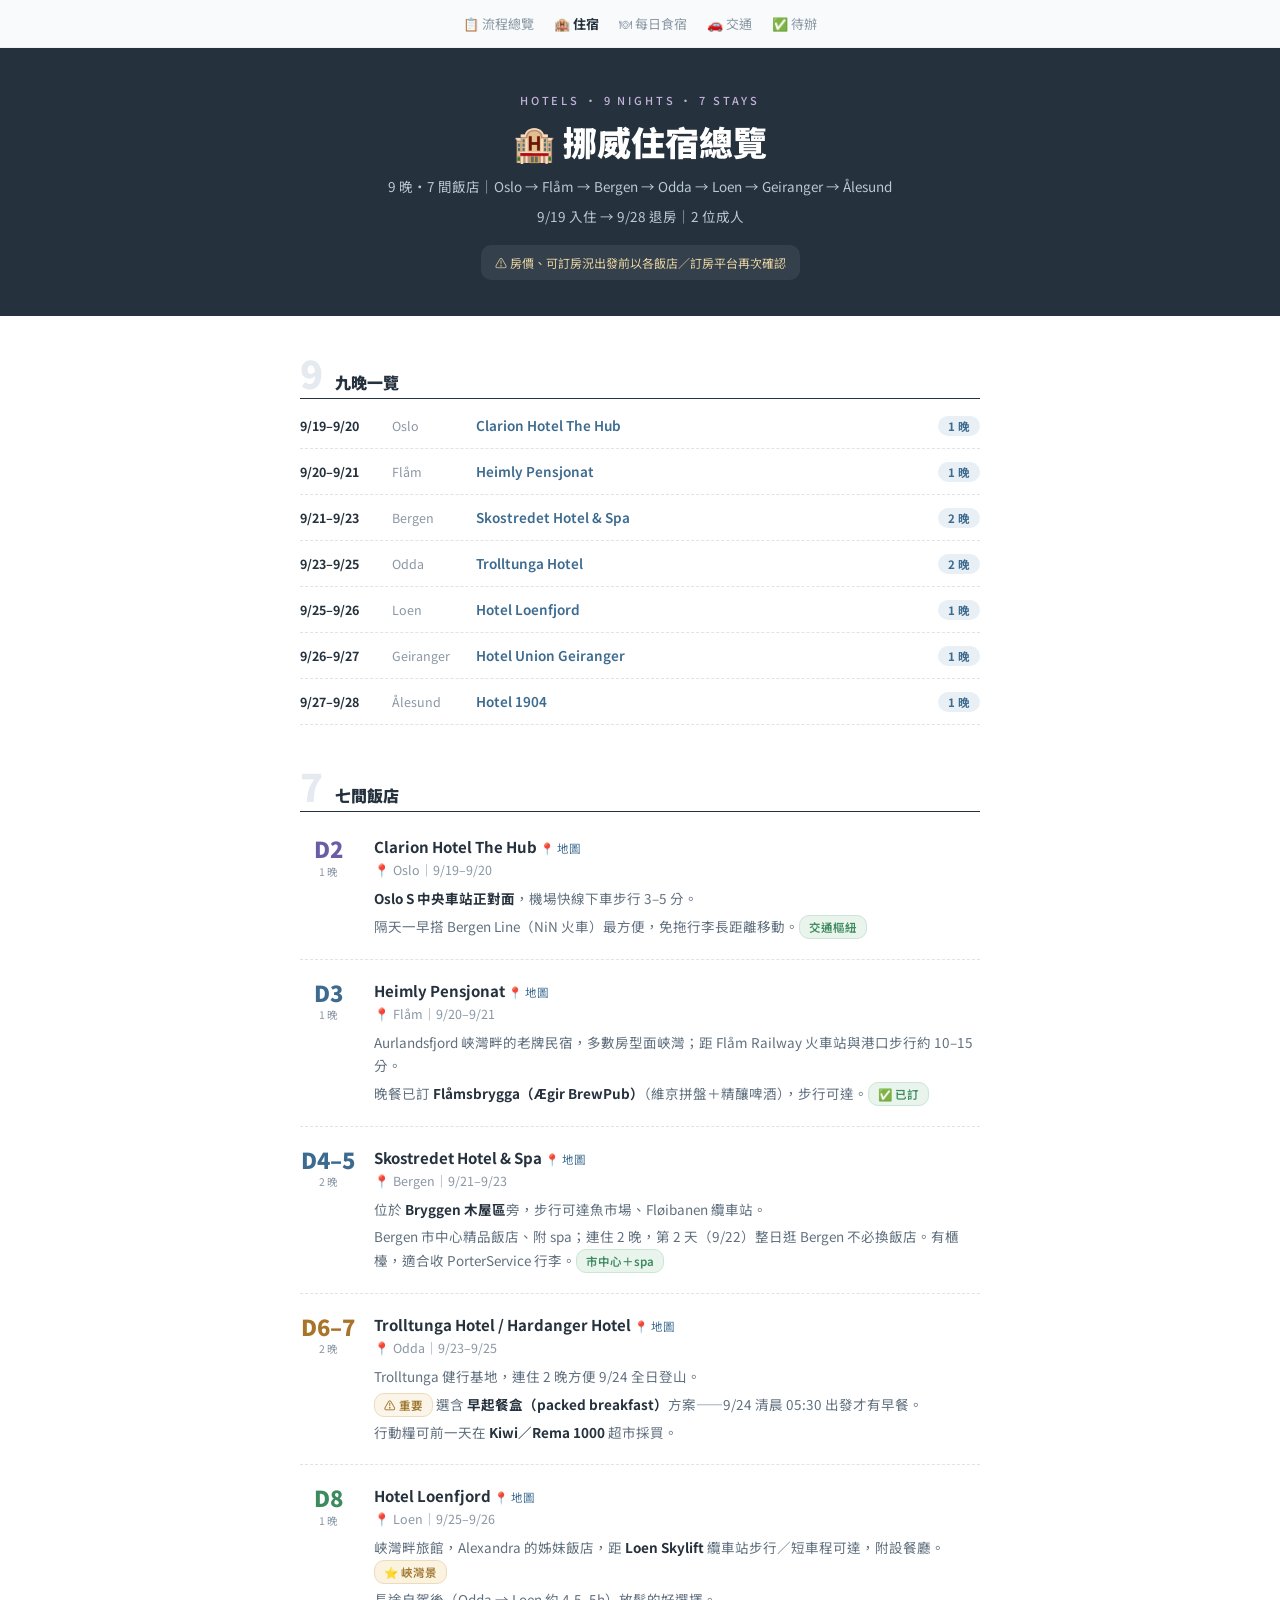
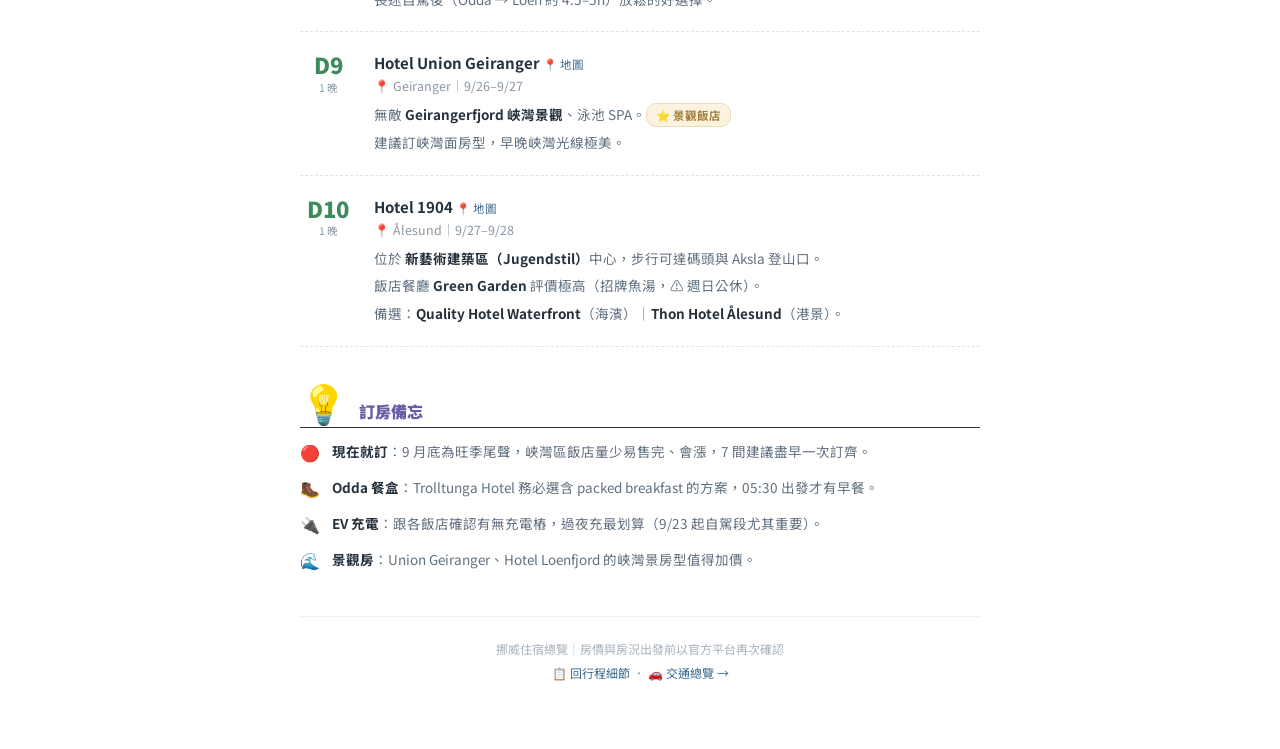
<file: hotels.html>
<!DOCTYPE html>
<html lang="zh-TW">
<head>
<meta charset="UTF-8">
<meta name="viewport" content="width=device-width, initial-scale=1">
<title>🏨 挪威住宿總覽</title>
<link rel="preconnect" href="https://fonts.googleapis.com">
<link rel="preconnect" href="https://fonts.gstatic.com" crossorigin>
<link href="https://fonts.googleapis.com/css2?family=Noto+Sans+TC:wght@400;500;600;700;900&display=swap" rel="stylesheet">
<style>
body{margin:0;background:#ffffff;font-family:'Noto Sans TC',sans-serif;-webkit-font-smoothing:antialiased}
.hv1:hover{color:#25313d !important}
.hv2:hover{color:#3d6b8f !important;border-color:#3d6b8f !important}
.hv3:hover{text-decoration:underline !important}
</style>
</head>
<body>
<div style="min-height:100vh;background:#fff;color:#25313d" data-screen-label="住宿">

  <!-- top nav -->
  <div style="border-bottom:1px solid #edf1f4;background:#f8fafb;overflow-x:auto">
    <div style="display:flex;gap:20px;padding:14px 20px;font-size:13px;white-space:nowrap;width:max-content;margin:0 auto">
      <a href="index.html" style="color:#8a97a4;text-decoration:none" class="hv1">📋 流程總覽</a>
      <a href="hotels.html" style="color:#25313d;font-weight:700;text-decoration:none">🏨 住宿</a>
      <a href="stay-dining.html" style="color:#8a97a4;text-decoration:none" class="hv1">🍽 每日食宿</a>
      <a href="transport.html" style="color:#8a97a4;text-decoration:none" class="hv1">🚗 交通</a>
      <a href="norway-todo.html" style="color:#8a97a4;text-decoration:none" class="hv1">✅ 待辦</a>
    </div>
  </div>

  <!-- hero -->
  <div style="background:#25313d;color:#fff;padding:44px 24px 36px;text-align:center">
    <div style="font-size:11px;letter-spacing:.26em;color:#c3b2d9;font-weight:500">HOTELS · 9 NIGHTS · 7 STAYS</div>
    <h1 style="font-size:clamp(26px,5vw,34px);font-weight:900;margin:12px 0 10px;line-height:1.3">🏨 挪威住宿總覽</h1>
    <p style="font-size:13.5px;color:#b9c8d5;margin:0 0 4px;line-height:1.9">9 晚・7 間飯店｜Oslo → Flåm → Bergen → Odda → Loen → Geiranger → Ålesund</p>
    <p style="font-size:13.5px;color:#b9c8d5;margin:0;line-height:1.9">9/19 入住 → 9/28 退房｜2 位成人</p>
    <div style="font-size:12px;color:#e8d3a3;margin-top:16px;background:rgba(255,255,255,.07);border-radius:10px;padding:9px 14px;display:inline-block">⚠ 房價、可訂房況出發前以各飯店／訂房平台再次確認</div>
  </div>

  <div style="max-width:680px;margin:0 auto;padding:24px 20px 64px">

    <!-- summary -->
    <div style="display:flex;align-items:baseline;gap:12px;margin:14px 0 4px">
      <span style="font-size:38px;font-weight:900;color:#e4eaef;line-height:1">9</span>
      <div style="font-size:16px;font-weight:900;color:#25313d">九晚一覽</div>
    </div>
    <div style="height:1px;background:#25313d;margin-bottom:4px"></div>
    
      <div style="display:flex;gap:14px;padding:12px 0;border-bottom:1px dashed #dde5eb;align-items:baseline">
        <span style="width:78px;flex-shrink:0;font-size:12.5px;font-weight:700;color:#25313d;white-space:nowrap">9/19–9/20</span>
        <span style="width:70px;flex-shrink:0;font-size:12.5px;color:#8a97a4">Oslo</span>
        <a href="https://www.google.com/maps/search/?api=1&query=Clarion+Hotel+The+Hub+Oslo" target="_blank" rel="noopener" style="flex:1;font-size:13.5px;font-weight:600;color:#3d6b8f;text-decoration:none" class="hv3">Clarion Hotel The Hub</a>
        <span style="flex-shrink:0;font-size:11.5px;font-weight:700;color:#3d6b8f;background:#e8f0f6;padding:2px 10px;border-radius:99px;white-space:nowrap">1 晚</span>
      </div>
    
      <div style="display:flex;gap:14px;padding:12px 0;border-bottom:1px dashed #dde5eb;align-items:baseline">
        <span style="width:78px;flex-shrink:0;font-size:12.5px;font-weight:700;color:#25313d;white-space:nowrap">9/20–9/21</span>
        <span style="width:70px;flex-shrink:0;font-size:12.5px;color:#8a97a4">Flåm</span>
        <a href="https://www.google.com/maps/search/?api=1&query=Heimly+Pensjonat+Fl%C3%A5m" target="_blank" rel="noopener" style="flex:1;font-size:13.5px;font-weight:600;color:#3d6b8f;text-decoration:none" class="hv3">Heimly Pensjonat</a>
        <span style="flex-shrink:0;font-size:11.5px;font-weight:700;color:#3d6b8f;background:#e8f0f6;padding:2px 10px;border-radius:99px;white-space:nowrap">1 晚</span>
      </div>
    
      <div style="display:flex;gap:14px;padding:12px 0;border-bottom:1px dashed #dde5eb;align-items:baseline">
        <span style="width:78px;flex-shrink:0;font-size:12.5px;font-weight:700;color:#25313d;white-space:nowrap">9/21–9/23</span>
        <span style="width:70px;flex-shrink:0;font-size:12.5px;color:#8a97a4">Bergen</span>
        <a href="https://www.google.com/maps/search/?api=1&query=Skostredet+Hotel+Spa+Bergen" target="_blank" rel="noopener" style="flex:1;font-size:13.5px;font-weight:600;color:#3d6b8f;text-decoration:none" class="hv3">Skostredet Hotel & Spa</a>
        <span style="flex-shrink:0;font-size:11.5px;font-weight:700;color:#3d6b8f;background:#e8f0f6;padding:2px 10px;border-radius:99px;white-space:nowrap">2 晚</span>
      </div>
    
      <div style="display:flex;gap:14px;padding:12px 0;border-bottom:1px dashed #dde5eb;align-items:baseline">
        <span style="width:78px;flex-shrink:0;font-size:12.5px;font-weight:700;color:#25313d;white-space:nowrap">9/23–9/25</span>
        <span style="width:70px;flex-shrink:0;font-size:12.5px;color:#8a97a4">Odda</span>
        <a href="https://www.google.com/maps/search/?api=1&query=Trolltunga+Hotel+Odda" target="_blank" rel="noopener" style="flex:1;font-size:13.5px;font-weight:600;color:#3d6b8f;text-decoration:none" class="hv3">Trolltunga Hotel</a>
        <span style="flex-shrink:0;font-size:11.5px;font-weight:700;color:#3d6b8f;background:#e8f0f6;padding:2px 10px;border-radius:99px;white-space:nowrap">2 晚</span>
      </div>
    
      <div style="display:flex;gap:14px;padding:12px 0;border-bottom:1px dashed #dde5eb;align-items:baseline">
        <span style="width:78px;flex-shrink:0;font-size:12.5px;font-weight:700;color:#25313d;white-space:nowrap">9/25–9/26</span>
        <span style="width:70px;flex-shrink:0;font-size:12.5px;color:#8a97a4">Loen</span>
        <a href="https://www.google.com/maps/search/?api=1&query=Hotel+Loenfjord+Loen" target="_blank" rel="noopener" style="flex:1;font-size:13.5px;font-weight:600;color:#3d6b8f;text-decoration:none" class="hv3">Hotel Loenfjord</a>
        <span style="flex-shrink:0;font-size:11.5px;font-weight:700;color:#3d6b8f;background:#e8f0f6;padding:2px 10px;border-radius:99px;white-space:nowrap">1 晚</span>
      </div>
    
      <div style="display:flex;gap:14px;padding:12px 0;border-bottom:1px dashed #dde5eb;align-items:baseline">
        <span style="width:78px;flex-shrink:0;font-size:12.5px;font-weight:700;color:#25313d;white-space:nowrap">9/26–9/27</span>
        <span style="width:70px;flex-shrink:0;font-size:12.5px;color:#8a97a4">Geiranger</span>
        <a href="https://www.google.com/maps/search/?api=1&query=Hotel+Union+Geiranger" target="_blank" rel="noopener" style="flex:1;font-size:13.5px;font-weight:600;color:#3d6b8f;text-decoration:none" class="hv3">Hotel Union Geiranger</a>
        <span style="flex-shrink:0;font-size:11.5px;font-weight:700;color:#3d6b8f;background:#e8f0f6;padding:2px 10px;border-radius:99px;white-space:nowrap">1 晚</span>
      </div>
    
      <div style="display:flex;gap:14px;padding:12px 0;border-bottom:1px dashed #dde5eb;align-items:baseline">
        <span style="width:78px;flex-shrink:0;font-size:12.5px;font-weight:700;color:#25313d;white-space:nowrap">9/27–9/28</span>
        <span style="width:70px;flex-shrink:0;font-size:12.5px;color:#8a97a4">Ålesund</span>
        <a href="https://www.google.com/maps/search/?api=1&query=Hotel+1904+%C3%85lesund" target="_blank" rel="noopener" style="flex:1;font-size:13.5px;font-weight:600;color:#3d6b8f;text-decoration:none" class="hv3">Hotel 1904</a>
        <span style="flex-shrink:0;font-size:11.5px;font-weight:700;color:#3d6b8f;background:#e8f0f6;padding:2px 10px;border-radius:99px;white-space:nowrap">1 晚</span>
      </div>
    

    <!-- hotel cards -->
    <div style="display:flex;align-items:baseline;gap:12px;margin:42px 0 4px">
      <span style="font-size:38px;font-weight:900;color:#e4eaef;line-height:1">7</span>
      <div style="font-size:16px;font-weight:900;color:#25313d">七間飯店</div>
    </div>
    <div style="height:1px;background:#25313d;margin-bottom:4px"></div>

    <!-- 1 -->
    <div style="display:flex;gap:18px;padding:20px 0;border-bottom:1px dashed #dde5eb">
      <div style="width:56px;flex-shrink:0;text-align:center">
        <div style="font-size:22px;font-weight:900;color:#6b5ca8;line-height:1.1">D2</div>
        <div style="font-size:10.5px;color:#8a97a4;margin-top:3px">1 晚</div>
      </div>
      <div style="flex:1;min-width:0">
        <div style="font-size:15px;font-weight:700;line-height:1.45">Clarion Hotel The Hub <a href="https://www.google.com/maps/search/?api=1&amp;query=Clarion+Hotel+The+Hub+Oslo" target="_blank" rel="noopener" style="font-size:11.5px;font-weight:400;color:#3d6b8f;text-decoration:none;white-space:nowrap">📍 地圖</a></div>
        <div style="font-size:12.5px;color:#8a97a4;margin-top:2px">📍 Oslo｜9/19–9/20</div>
        <p style="font-size:13.5px;color:#61707f;line-height:1.75;margin:8px 0 4px"><strong style="color:#25313d">Oslo S 中央車站正對面</strong>，機場快線下車步行 3–5 分。</p>
        <p style="font-size:13.5px;color:#61707f;line-height:1.75;margin:0">隔天一早搭 Bergen Line（NiN 火車）最方便，免拖行李長距離移動。<span style="display:inline-block;font-size:11.5px;padding:1px 9px;border-radius:10px;font-weight:600;background:#e9f4ed;color:#3e8a5f;border:1px solid #cde5d6">交通樞紐</span></p>
      </div>
    </div>

    <!-- 2 -->
    <div style="display:flex;gap:18px;padding:20px 0;border-bottom:1px dashed #dde5eb">
      <div style="width:56px;flex-shrink:0;text-align:center">
        <div style="font-size:22px;font-weight:900;color:#3d6b8f;line-height:1.1">D3</div>
        <div style="font-size:10.5px;color:#8a97a4;margin-top:3px">1 晚</div>
      </div>
      <div style="flex:1;min-width:0">
        <div style="font-size:15px;font-weight:700;line-height:1.45">Heimly Pensjonat <a href="https://www.google.com/maps/search/?api=1&amp;query=Heimly+Pensjonat+Fl%C3%A5m" target="_blank" rel="noopener" style="font-size:11.5px;font-weight:400;color:#3d6b8f;text-decoration:none;white-space:nowrap">📍 地圖</a></div>
        <div style="font-size:12.5px;color:#8a97a4;margin-top:2px">📍 Flåm｜9/20–9/21</div>
        <p style="font-size:13.5px;color:#61707f;line-height:1.75;margin:8px 0 4px">Aurlandsfjord 峽灣畔的老牌民宿，多數房型面峽灣；距 Flåm Railway 火車站與港口步行約 10–15 分。</p>
        <p style="font-size:13.5px;color:#61707f;line-height:1.75;margin:0">晚餐已訂 <strong style="color:#25313d">Flåmsbrygga（Ægir BrewPub）</strong>（維京拼盤＋精釀啤酒），步行可達。<span style="display:inline-block;font-size:11.5px;padding:1px 9px;border-radius:10px;font-weight:600;background:#e9f4ed;color:#3e8a5f;border:1px solid #cde5d6">✅ 已訂</span></p>
      </div>
    </div>

    <!-- 3 -->
    <div style="display:flex;gap:18px;padding:20px 0;border-bottom:1px dashed #dde5eb">
      <div style="width:56px;flex-shrink:0;text-align:center">
        <div style="font-size:22px;font-weight:900;color:#3d6b8f;line-height:1.1">D4–5</div>
        <div style="font-size:10.5px;color:#8a97a4;margin-top:3px">2 晚</div>
      </div>
      <div style="flex:1;min-width:0">
        <div style="font-size:15px;font-weight:700;line-height:1.45">Skostredet Hotel &amp; Spa <a href="https://www.google.com/maps/search/?api=1&amp;query=Skostredet+Hotel+Spa+Bergen" target="_blank" rel="noopener" style="font-size:11.5px;font-weight:400;color:#3d6b8f;text-decoration:none;white-space:nowrap">📍 地圖</a></div>
        <div style="font-size:12.5px;color:#8a97a4;margin-top:2px">📍 Bergen｜9/21–9/23</div>
        <p style="font-size:13.5px;color:#61707f;line-height:1.75;margin:8px 0 4px">位於 <strong style="color:#25313d">Bryggen 木屋區</strong>旁，步行可達魚市場、Fløibanen 纜車站。</p>
        <p style="font-size:13.5px;color:#61707f;line-height:1.75;margin:0">Bergen 市中心精品飯店、附 spa；連住 2 晚，第 2 天（9/22）整日逛 Bergen 不必換飯店。有櫃檯，適合收 PorterService 行李。<span style="display:inline-block;font-size:11.5px;padding:1px 9px;border-radius:10px;font-weight:600;background:#e9f4ed;color:#3e8a5f;border:1px solid #cde5d6">市中心＋spa</span></p>
      </div>
    </div>

    <!-- 4 -->
    <div style="display:flex;gap:18px;padding:20px 0;border-bottom:1px dashed #dde5eb">
      <div style="width:56px;flex-shrink:0;text-align:center">
        <div style="font-size:22px;font-weight:900;color:#a8742a;line-height:1.1">D6–7</div>
        <div style="font-size:10.5px;color:#8a97a4;margin-top:3px">2 晚</div>
      </div>
      <div style="flex:1;min-width:0">
        <div style="font-size:15px;font-weight:700;line-height:1.45">Trolltunga Hotel / Hardanger Hotel <a href="https://www.google.com/maps/search/?api=1&amp;query=Trolltunga+Hotel+Odda" target="_blank" rel="noopener" style="font-size:11.5px;font-weight:400;color:#3d6b8f;text-decoration:none;white-space:nowrap">📍 地圖</a></div>
        <div style="font-size:12.5px;color:#8a97a4;margin-top:2px">📍 Odda｜9/23–9/25</div>
        <p style="font-size:13.5px;color:#61707f;line-height:1.75;margin:8px 0 4px">Trolltunga 健行基地，連住 2 晚方便 9/24 全日登山。</p>
        <p style="font-size:13.5px;color:#61707f;line-height:1.75;margin:0 0 4px"><span style="display:inline-block;font-size:11.5px;padding:1px 9px;border-radius:10px;font-weight:600;background:#fbf5e9;color:#a07830;border:1px solid #ecdcbc">⚠ 重要</span> 選含 <strong style="color:#25313d">早起餐盒（packed breakfast）</strong>方案——9/24 清晨 05:30 出發才有早餐。</p>
        <p style="font-size:13.5px;color:#61707f;line-height:1.75;margin:0">行動糧可前一天在 <strong style="color:#25313d">Kiwi／Rema 1000</strong> 超市採買。</p>
      </div>
    </div>

    <!-- 5 -->
    <div style="display:flex;gap:18px;padding:20px 0;border-bottom:1px dashed #dde5eb">
      <div style="width:56px;flex-shrink:0;text-align:center">
        <div style="font-size:22px;font-weight:900;color:#3e8a5f;line-height:1.1">D8</div>
        <div style="font-size:10.5px;color:#8a97a4;margin-top:3px">1 晚</div>
      </div>
      <div style="flex:1;min-width:0">
        <div style="font-size:15px;font-weight:700;line-height:1.45">Hotel Loenfjord <a href="https://www.google.com/maps/search/?api=1&amp;query=Hotel+Loenfjord+Loen" target="_blank" rel="noopener" style="font-size:11.5px;font-weight:400;color:#3d6b8f;text-decoration:none;white-space:nowrap">📍 地圖</a></div>
        <div style="font-size:12.5px;color:#8a97a4;margin-top:2px">📍 Loen｜9/25–9/26</div>
        <p style="font-size:13.5px;color:#61707f;line-height:1.75;margin:8px 0 4px">峽灣畔旅館，Alexandra 的姊妹飯店，距 <strong style="color:#25313d">Loen Skylift</strong> 纜車站步行／短車程可達，附設餐廳。<span style="display:inline-block;font-size:11.5px;padding:1px 9px;border-radius:10px;font-weight:600;background:#fbf3e0;color:#a07830;border:1px solid #ecdcbc">⭐ 峽灣景</span></p>
        <p style="font-size:13.5px;color:#61707f;line-height:1.75;margin:0">長途自駕後（Odda → Loen 約 4.5–5h）放鬆的好選擇。</p>
      </div>
    </div>

    <!-- 6 -->
    <div style="display:flex;gap:18px;padding:20px 0;border-bottom:1px dashed #dde5eb">
      <div style="width:56px;flex-shrink:0;text-align:center">
        <div style="font-size:22px;font-weight:900;color:#3e8a5f;line-height:1.1">D9</div>
        <div style="font-size:10.5px;color:#8a97a4;margin-top:3px">1 晚</div>
      </div>
      <div style="flex:1;min-width:0">
        <div style="font-size:15px;font-weight:700;line-height:1.45">Hotel Union Geiranger <a href="https://www.google.com/maps/search/?api=1&amp;query=Hotel+Union+Geiranger" target="_blank" rel="noopener" style="font-size:11.5px;font-weight:400;color:#3d6b8f;text-decoration:none;white-space:nowrap">📍 地圖</a></div>
        <div style="font-size:12.5px;color:#8a97a4;margin-top:2px">📍 Geiranger｜9/26–9/27</div>
        <p style="font-size:13.5px;color:#61707f;line-height:1.75;margin:8px 0 4px">無敵 <strong style="color:#25313d">Geirangerfjord 峽灣景觀</strong>、泳池 SPA。<span style="display:inline-block;font-size:11.5px;padding:1px 9px;border-radius:10px;font-weight:600;background:#fbf3e0;color:#a07830;border:1px solid #ecdcbc">⭐ 景觀飯店</span></p>
        <p style="font-size:13.5px;color:#61707f;line-height:1.75;margin:0">建議訂峽灣面房型，早晚峽灣光線極美。</p>
      </div>
    </div>

    <!-- 7 -->
    <div style="display:flex;gap:18px;padding:20px 0;border-bottom:1px dashed #dde5eb">
      <div style="width:56px;flex-shrink:0;text-align:center">
        <div style="font-size:22px;font-weight:900;color:#3e8a5f;line-height:1.1">D10</div>
        <div style="font-size:10.5px;color:#8a97a4;margin-top:3px">1 晚</div>
      </div>
      <div style="flex:1;min-width:0">
        <div style="font-size:15px;font-weight:700;line-height:1.45">Hotel 1904 <a href="https://www.google.com/maps/search/?api=1&amp;query=Hotel+1904+%C3%85lesund" target="_blank" rel="noopener" style="font-size:11.5px;font-weight:400;color:#3d6b8f;text-decoration:none;white-space:nowrap">📍 地圖</a></div>
        <div style="font-size:12.5px;color:#8a97a4;margin-top:2px">📍 Ålesund｜9/27–9/28</div>
        <p style="font-size:13.5px;color:#61707f;line-height:1.75;margin:8px 0 4px">位於 <strong style="color:#25313d">新藝術建築區（Jugendstil）</strong>中心，步行可達碼頭與 Aksla 登山口。</p>
        <p style="font-size:13.5px;color:#61707f;line-height:1.75;margin:0 0 4px">飯店餐廳 <strong style="color:#25313d">Green Garden</strong> 評價極高（招牌魚湯，⚠ 週日公休）。</p>
        <p style="font-size:13.5px;color:#61707f;line-height:1.75;margin:0">備選：<strong style="color:#25313d">Quality Hotel Waterfront</strong>（海濱）｜<strong style="color:#25313d">Thon Hotel Ålesund</strong>（港景）。</p>
      </div>
    </div>

    <!-- reminders -->
    <div style="margin-top:36px">
      <div style="display:flex;align-items:baseline;gap:12px;margin:0 0 4px">
        <span style="font-size:38px;font-weight:900;color:#e4eaef;line-height:1">💡</span>
        <div style="font-size:16px;font-weight:900;color:#6b5ca8">訂房備忘</div>
      </div>
      <div style="height:1px;background:#25313d;margin-bottom:12px"></div>
      <div style="display:flex;flex-direction:column;gap:12px">
        <div style="display:flex;gap:12px;align-items:flex-start"><span style="flex-shrink:0;font-size:16px">🔴</span><p style="font-size:13.5px;color:#61707f;line-height:1.7;margin:0"><strong style="color:#25313d">現在就訂</strong>：9 月底為旺季尾聲，峽灣區飯店量少易售完、會漲，7 間建議盡早一次訂齊。</p></div>
        <div style="display:flex;gap:12px;align-items:flex-start"><span style="flex-shrink:0;font-size:16px">🥾</span><p style="font-size:13.5px;color:#61707f;line-height:1.7;margin:0"><strong style="color:#25313d">Odda 餐盒</strong>：Trolltunga Hotel 務必選含 packed breakfast 的方案，05:30 出發才有早餐。</p></div>
        <div style="display:flex;gap:12px;align-items:flex-start"><span style="flex-shrink:0;font-size:16px">🔌</span><p style="font-size:13.5px;color:#61707f;line-height:1.7;margin:0"><strong style="color:#25313d">EV 充電</strong>：跟各飯店確認有無充電樁，過夜充最划算（9/23 起自駕段尤其重要）。</p></div>
        <div style="display:flex;gap:12px;align-items:flex-start"><span style="flex-shrink:0;font-size:16px">🌊</span><p style="font-size:13.5px;color:#61707f;line-height:1.7;margin:0"><strong style="color:#25313d">景觀房</strong>：Union Geiranger、Hotel Loenfjord 的峽灣景房型值得加價。</p></div>
      </div>
    </div>

    <!-- footer -->
    <div style="text-align:center;font-size:12px;color:#a8b3bd;margin-top:44px;padding-top:20px;border-top:1px solid #edf1f4;line-height:2">
      挪威住宿總覽｜房價與房況出發前以官方平台再次確認<br>
      <a href="index.html" style="color:#3d6b8f;text-decoration:none">📋 回行程細節</a> ・ <a href="transport.html" style="color:#3d6b8f;text-decoration:none">🚗 交通總覽 →</a>
    </div>

  </div>
</div>

</body>
</html>
</file>
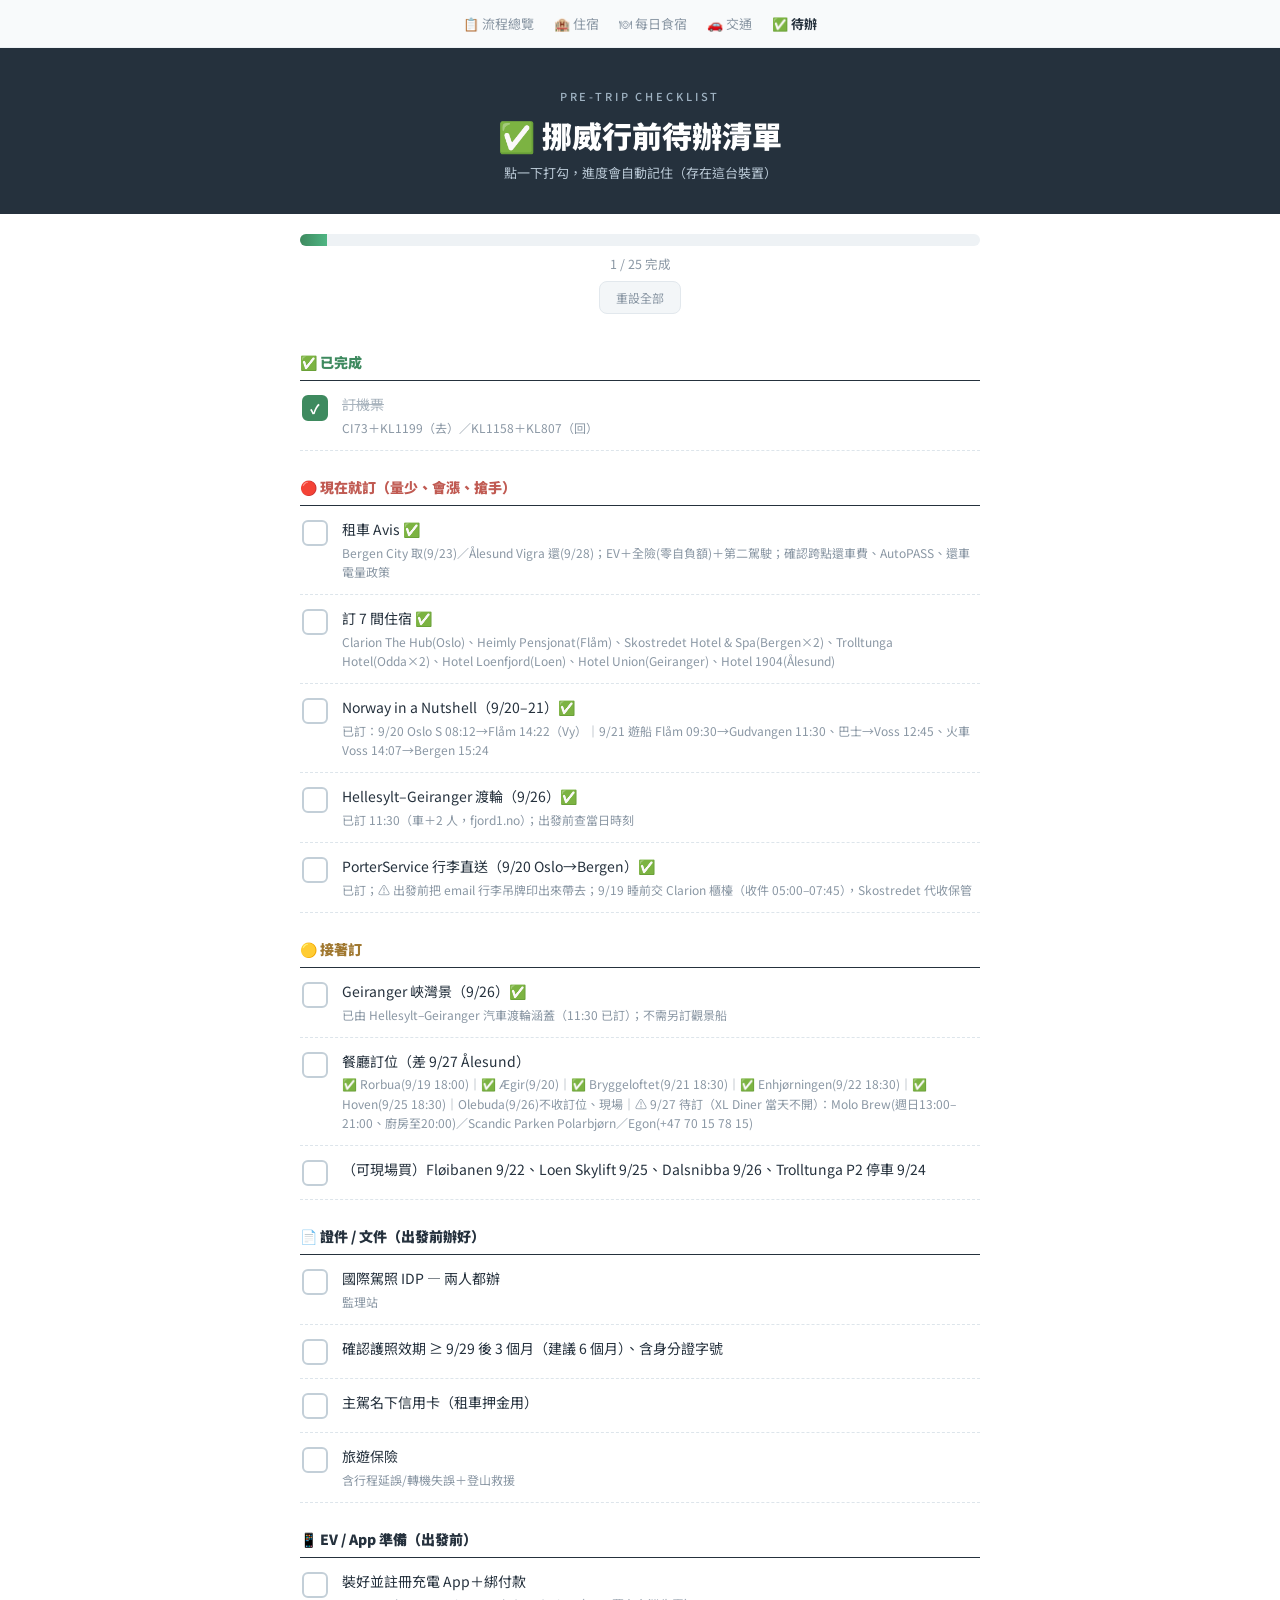
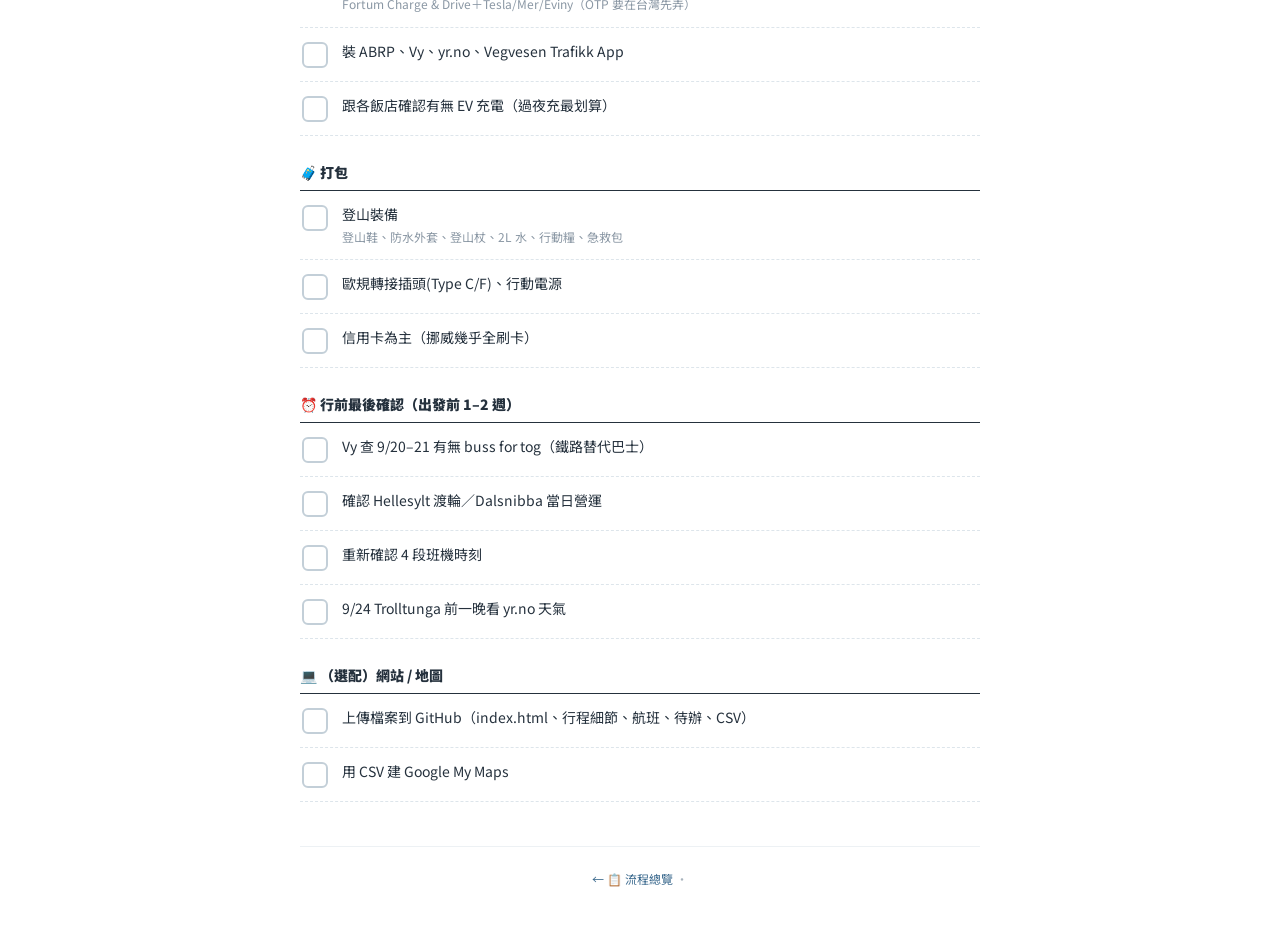
<file: norway-todo.html>
<!DOCTYPE html>
<html lang="zh-TW">
<head>
<meta charset="UTF-8">
<meta name="viewport" content="width=device-width, initial-scale=1">
<title>✅ 挪威行前待辦清單</title>
<link rel="preconnect" href="https://fonts.googleapis.com">
<link rel="preconnect" href="https://fonts.gstatic.com" crossorigin>
<link href="https://fonts.googleapis.com/css2?family=Noto+Sans+TC:wght@400;500;600;700;900&display=swap" rel="stylesheet">
<style>
body{margin:0;background:#ffffff;font-family:'Noto Sans TC',sans-serif;-webkit-font-smoothing:antialiased}
.hv1:hover{color:#25313d !important}
.hv2:hover{color:#3d6b8f !important;border-color:#3d6b8f !important}
.hv3:hover{text-decoration:underline !important}
</style>
</head>
<body>
<div style="min-height:100vh;background:#fff;color:#25313d;padding-bottom:48px" data-screen-label="待辦">

  <!-- top nav -->
  <div style="border-bottom:1px solid #edf1f4;background:#f8fafb;overflow-x:auto">
    <div style="display:flex;gap:20px;padding:14px 20px;font-size:13px;white-space:nowrap;width:max-content;margin:0 auto">
      <a href="index.html" style="color:#8a97a4;text-decoration:none" class="hv1">📋 流程總覽</a>
      <a href="hotels.html" style="color:#8a97a4;text-decoration:none" class="hv1">🏨 住宿</a>
      <a href="stay-dining.html" style="color:#8a97a4;text-decoration:none" class="hv1">🍽 每日食宿</a>
      <a href="transport.html" style="color:#8a97a4;text-decoration:none" class="hv1">🚗 交通</a>
      <a href="norway-todo.html" style="color:#25313d;font-weight:700;text-decoration:none">✅ 待辦</a>
    </div>
  </div>

  <!-- hero -->
  <div style="background:#25313d;color:#fff;padding:40px 24px 32px;text-align:center">
    <div style="font-size:11px;letter-spacing:.26em;color:#9fb2c2;font-weight:500">PRE-TRIP CHECKLIST</div>
    <h1 style="font-size:clamp(24px,5vw,30px);font-weight:900;margin:12px 0 8px;line-height:1.3">✅ 挪威行前待辦清單</h1>
    <p style="font-size:13px;color:#b9c8d5;margin:0">點一下打勾，進度會自動記住（存在這台裝置）</p>
  </div>

  <!-- progress -->
  <div style="max-width:680px;margin:0 auto;padding:20px 20px 0">
    <div style="background:#eef2f5;border-radius:99px;height:12px;overflow:hidden">
      <div id="barFill" style="background:linear-gradient(90deg,#3e8a5f,#4fb583);height:100%;width:0%;transition:width .3s ease"></div>
    </div>
    <div id="barLabel" style="font-size:12.5px;color:#8a97a4;text-align:center;margin-top:8px">0 / 25 完成</div>
    <div style="text-align:center;margin-top:8px">
      <button onclick="resetAll()" style="background:#f3f6f8;border:1px solid #e2e8ed;color:#8a97a4;font-size:12px;padding:7px 16px;border-radius:8px;cursor:pointer;font-family:inherit">重設全部</button>
    </div>
  </div>

  <!-- groups -->
  <div style="max-width:680px;margin:0 auto;padding:12px 20px 0">
    
      <div style="margin-top:26px">
        <div style="font-size:14px;font-weight:900;color:#3e8a5f;padding-bottom:8px">✅ 已完成</div>
        <div style="height:1px;background:#25313d"></div>
        
          <div onclick="tgI('t-flights')" style="display:flex;gap:14px;padding:13px 2px;border-bottom:1px dashed #dde5eb;cursor:pointer;align-items:flex-start;user-select:none">
            <div id="bx-t-flights" style="flex-shrink:0;width:22px;height:22px;border:2px solid #c3cfd8;border-radius:6px;background:#fff;display:flex;align-items:center;justify-content:center;margin-top:1px">
              <span id="mk-t-flights" style="color:#fff;font-size:13px;font-weight:900;line-height:1"></span>
            </div>
            <div style="flex:1">
              <div id="lb-t-flights" style="font-size:14px;color:#25313d;text-decoration:none;line-height:1.55">訂機票</div>
              
                <div style="font-size:12px;color:#8a97a4;margin-top:2px;line-height:1.6">CI73＋KL1199（去）／KL1158＋KL807（回）</div>
              
            </div>
          </div>
        
      </div>
    
      <div style="margin-top:26px">
        <div style="font-size:14px;font-weight:900;color:#c05a52;padding-bottom:8px">🔴 現在就訂（量少、會漲、搶手）</div>
        <div style="height:1px;background:#25313d"></div>
        
          <div onclick="tgI('t-car')" style="display:flex;gap:14px;padding:13px 2px;border-bottom:1px dashed #dde5eb;cursor:pointer;align-items:flex-start;user-select:none">
            <div id="bx-t-car" style="flex-shrink:0;width:22px;height:22px;border:2px solid #c3cfd8;border-radius:6px;background:#fff;display:flex;align-items:center;justify-content:center;margin-top:1px">
              <span id="mk-t-car" style="color:#fff;font-size:13px;font-weight:900;line-height:1"></span>
            </div>
            <div style="flex:1">
              <div id="lb-t-car" style="font-size:14px;color:#25313d;text-decoration:none;line-height:1.55">租車 Avis ✅</div>
              
                <div style="font-size:12px;color:#8a97a4;margin-top:2px;line-height:1.6">Bergen City 取(9/23)／Ålesund Vigra 還(9/28)；EV＋全險(零自負額)＋第二駕駛；確認跨點還車費、AutoPASS、還車電量政策</div>
              
            </div>
          </div>
        
          <div onclick="tgI('t-hotels')" style="display:flex;gap:14px;padding:13px 2px;border-bottom:1px dashed #dde5eb;cursor:pointer;align-items:flex-start;user-select:none">
            <div id="bx-t-hotels" style="flex-shrink:0;width:22px;height:22px;border:2px solid #c3cfd8;border-radius:6px;background:#fff;display:flex;align-items:center;justify-content:center;margin-top:1px">
              <span id="mk-t-hotels" style="color:#fff;font-size:13px;font-weight:900;line-height:1"></span>
            </div>
            <div style="flex:1">
              <div id="lb-t-hotels" style="font-size:14px;color:#25313d;text-decoration:none;line-height:1.55">訂 7 間住宿 ✅</div>
              
                <div style="font-size:12px;color:#8a97a4;margin-top:2px;line-height:1.6">Clarion The Hub(Oslo)、Heimly Pensjonat(Flåm)、Skostredet Hotel & Spa(Bergen×2)、Trolltunga Hotel(Odda×2)、Hotel Loenfjord(Loen)、Hotel Union(Geiranger)、Hotel 1904(Ålesund)</div>
              
            </div>
          </div>
        
          <div onclick="tgI('t-nin')" style="display:flex;gap:14px;padding:13px 2px;border-bottom:1px dashed #dde5eb;cursor:pointer;align-items:flex-start;user-select:none">
            <div id="bx-t-nin" style="flex-shrink:0;width:22px;height:22px;border:2px solid #c3cfd8;border-radius:6px;background:#fff;display:flex;align-items:center;justify-content:center;margin-top:1px">
              <span id="mk-t-nin" style="color:#fff;font-size:13px;font-weight:900;line-height:1"></span>
            </div>
            <div style="flex:1">
              <div id="lb-t-nin" style="font-size:14px;color:#25313d;text-decoration:none;line-height:1.55">Norway in a Nutshell（9/20–21）✅</div>
              
                <div style="font-size:12px;color:#8a97a4;margin-top:2px;line-height:1.6">已訂：9/20 Oslo S 08:12→Flåm 14:22（Vy）｜9/21 遊船 Flåm 09:30→Gudvangen 11:30、巴士→Voss 12:45、火車 Voss 14:07→Bergen 15:24</div>
              
            </div>
          </div>
        
          <div onclick="tgI('t-ferry')" style="display:flex;gap:14px;padding:13px 2px;border-bottom:1px dashed #dde5eb;cursor:pointer;align-items:flex-start;user-select:none">
            <div id="bx-t-ferry" style="flex-shrink:0;width:22px;height:22px;border:2px solid #c3cfd8;border-radius:6px;background:#fff;display:flex;align-items:center;justify-content:center;margin-top:1px">
              <span id="mk-t-ferry" style="color:#fff;font-size:13px;font-weight:900;line-height:1"></span>
            </div>
            <div style="flex:1">
              <div id="lb-t-ferry" style="font-size:14px;color:#25313d;text-decoration:none;line-height:1.55">Hellesylt–Geiranger 渡輪（9/26）✅</div>

                <div style="font-size:12px;color:#8a97a4;margin-top:2px;line-height:1.6">已訂 11:30（車＋2 人，fjord1.no）；出發前查當日時刻</div>

            </div>
          </div>

          <div onclick="tgI('t-porter')" style="display:flex;gap:14px;padding:13px 2px;border-bottom:1px dashed #dde5eb;cursor:pointer;align-items:flex-start;user-select:none">
            <div id="bx-t-porter" style="flex-shrink:0;width:22px;height:22px;border:2px solid #c3cfd8;border-radius:6px;background:#fff;display:flex;align-items:center;justify-content:center;margin-top:1px">
              <span id="mk-t-porter" style="color:#fff;font-size:13px;font-weight:900;line-height:1"></span>
            </div>
            <div style="flex:1">
              <div id="lb-t-porter" style="font-size:14px;color:#25313d;text-decoration:none;line-height:1.55">PorterService 行李直送（9/20 Oslo→Bergen）✅</div>

                <div style="font-size:12px;color:#8a97a4;margin-top:2px;line-height:1.6">已訂；⚠ 出發前把 email 行李吊牌印出來帶去；9/19 睡前交 Clarion 櫃檯（收件 05:00–07:45），Skostredet 代收保管</div>

            </div>
          </div>

      </div>
    
      <div style="margin-top:26px">
        <div style="font-size:14px;font-weight:900;color:#a07830;padding-bottom:8px">🟡 接著訂</div>
        <div style="height:1px;background:#25313d"></div>
        
          <div onclick="tgI('t-cruise')" style="display:flex;gap:14px;padding:13px 2px;border-bottom:1px dashed #dde5eb;cursor:pointer;align-items:flex-start;user-select:none">
            <div id="bx-t-cruise" style="flex-shrink:0;width:22px;height:22px;border:2px solid #c3cfd8;border-radius:6px;background:#fff;display:flex;align-items:center;justify-content:center;margin-top:1px">
              <span id="mk-t-cruise" style="color:#fff;font-size:13px;font-weight:900;line-height:1"></span>
            </div>
            <div style="flex:1">
              <div id="lb-t-cruise" style="font-size:14px;color:#25313d;text-decoration:none;line-height:1.55">Geiranger 峽灣景（9/26）✅</div>
              
                <div style="font-size:12px;color:#8a97a4;margin-top:2px;line-height:1.6">已由 Hellesylt–Geiranger 汽車渡輪涵蓋（11:30 已訂）；不需另訂觀景船</div>
              
            </div>
          </div>
        
          <div onclick="tgI('t-resto')" style="display:flex;gap:14px;padding:13px 2px;border-bottom:1px dashed #dde5eb;cursor:pointer;align-items:flex-start;user-select:none">
            <div id="bx-t-resto" style="flex-shrink:0;width:22px;height:22px;border:2px solid #c3cfd8;border-radius:6px;background:#fff;display:flex;align-items:center;justify-content:center;margin-top:1px">
              <span id="mk-t-resto" style="color:#fff;font-size:13px;font-weight:900;line-height:1"></span>
            </div>
            <div style="flex:1">
              <div id="lb-t-resto" style="font-size:14px;color:#25313d;text-decoration:none;line-height:1.55">餐廳訂位（差 9/27 Ålesund）</div>

                <div style="font-size:12px;color:#8a97a4;margin-top:2px;line-height:1.6">✅ Rorbua(9/19 18:00)｜✅ Ægir(9/20)｜✅ Bryggeloftet(9/21 18:30)｜✅ Enhjørningen(9/22 18:30)｜✅ Hoven(9/25 18:30)｜Olebuda(9/26)不收訂位、現場｜⚠ 9/27 待訂（XL Diner 當天不開）：Molo Brew(週日13:00–21:00、廚房至20:00)／Scandic Parken Polarbjørn／Egon(+47 70 15 78 15)</div>
              
            </div>
          </div>
        
          <div onclick="tgI('t-onsite')" style="display:flex;gap:14px;padding:13px 2px;border-bottom:1px dashed #dde5eb;cursor:pointer;align-items:flex-start;user-select:none">
            <div id="bx-t-onsite" style="flex-shrink:0;width:22px;height:22px;border:2px solid #c3cfd8;border-radius:6px;background:#fff;display:flex;align-items:center;justify-content:center;margin-top:1px">
              <span id="mk-t-onsite" style="color:#fff;font-size:13px;font-weight:900;line-height:1"></span>
            </div>
            <div style="flex:1">
              <div id="lb-t-onsite" style="font-size:14px;color:#25313d;text-decoration:none;line-height:1.55">（可現場買）Fløibanen 9/22、Loen Skylift 9/25、Dalsnibba 9/26、Trolltunga P2 停車 9/24</div>
              
            </div>
          </div>
        
      </div>
    
      <div style="margin-top:26px">
        <div style="font-size:14px;font-weight:900;color:#25313d;padding-bottom:8px">📄 證件 / 文件（出發前辦好）</div>
        <div style="height:1px;background:#25313d"></div>
        
          <div onclick="tgI('t-idp')" style="display:flex;gap:14px;padding:13px 2px;border-bottom:1px dashed #dde5eb;cursor:pointer;align-items:flex-start;user-select:none">
            <div id="bx-t-idp" style="flex-shrink:0;width:22px;height:22px;border:2px solid #c3cfd8;border-radius:6px;background:#fff;display:flex;align-items:center;justify-content:center;margin-top:1px">
              <span id="mk-t-idp" style="color:#fff;font-size:13px;font-weight:900;line-height:1"></span>
            </div>
            <div style="flex:1">
              <div id="lb-t-idp" style="font-size:14px;color:#25313d;text-decoration:none;line-height:1.55">國際駕照 IDP — 兩人都辦</div>
              
                <div style="font-size:12px;color:#8a97a4;margin-top:2px;line-height:1.6">監理站</div>
              
            </div>
          </div>
        
          <div onclick="tgI('t-passport')" style="display:flex;gap:14px;padding:13px 2px;border-bottom:1px dashed #dde5eb;cursor:pointer;align-items:flex-start;user-select:none">
            <div id="bx-t-passport" style="flex-shrink:0;width:22px;height:22px;border:2px solid #c3cfd8;border-radius:6px;background:#fff;display:flex;align-items:center;justify-content:center;margin-top:1px">
              <span id="mk-t-passport" style="color:#fff;font-size:13px;font-weight:900;line-height:1"></span>
            </div>
            <div style="flex:1">
              <div id="lb-t-passport" style="font-size:14px;color:#25313d;text-decoration:none;line-height:1.55">確認護照效期 ≥ 9/29 後 3 個月（建議 6 個月）、含身分證字號</div>
              
            </div>
          </div>
        
          <div onclick="tgI('t-card')" style="display:flex;gap:14px;padding:13px 2px;border-bottom:1px dashed #dde5eb;cursor:pointer;align-items:flex-start;user-select:none">
            <div id="bx-t-card" style="flex-shrink:0;width:22px;height:22px;border:2px solid #c3cfd8;border-radius:6px;background:#fff;display:flex;align-items:center;justify-content:center;margin-top:1px">
              <span id="mk-t-card" style="color:#fff;font-size:13px;font-weight:900;line-height:1"></span>
            </div>
            <div style="flex:1">
              <div id="lb-t-card" style="font-size:14px;color:#25313d;text-decoration:none;line-height:1.55">主駕名下信用卡（租車押金用）</div>
              
            </div>
          </div>
        
          <div onclick="tgI('t-insurance')" style="display:flex;gap:14px;padding:13px 2px;border-bottom:1px dashed #dde5eb;cursor:pointer;align-items:flex-start;user-select:none">
            <div id="bx-t-insurance" style="flex-shrink:0;width:22px;height:22px;border:2px solid #c3cfd8;border-radius:6px;background:#fff;display:flex;align-items:center;justify-content:center;margin-top:1px">
              <span id="mk-t-insurance" style="color:#fff;font-size:13px;font-weight:900;line-height:1"></span>
            </div>
            <div style="flex:1">
              <div id="lb-t-insurance" style="font-size:14px;color:#25313d;text-decoration:none;line-height:1.55">旅遊保險</div>
              
                <div style="font-size:12px;color:#8a97a4;margin-top:2px;line-height:1.6">含行程延誤/轉機失誤＋登山救援</div>
              
            </div>
          </div>
        
      </div>
    
      <div style="margin-top:26px">
        <div style="font-size:14px;font-weight:900;color:#25313d;padding-bottom:8px">📱 EV / App 準備（出發前）</div>
        <div style="height:1px;background:#25313d"></div>
        
          <div onclick="tgI('t-chargeapp')" style="display:flex;gap:14px;padding:13px 2px;border-bottom:1px dashed #dde5eb;cursor:pointer;align-items:flex-start;user-select:none">
            <div id="bx-t-chargeapp" style="flex-shrink:0;width:22px;height:22px;border:2px solid #c3cfd8;border-radius:6px;background:#fff;display:flex;align-items:center;justify-content:center;margin-top:1px">
              <span id="mk-t-chargeapp" style="color:#fff;font-size:13px;font-weight:900;line-height:1"></span>
            </div>
            <div style="flex:1">
              <div id="lb-t-chargeapp" style="font-size:14px;color:#25313d;text-decoration:none;line-height:1.55">裝好並註冊充電 App＋綁付款</div>
              
                <div style="font-size:12px;color:#8a97a4;margin-top:2px;line-height:1.6">Fortum Charge & Drive＋Tesla/Mer/Eviny（OTP 要在台灣先弄）</div>
              
            </div>
          </div>
        
          <div onclick="tgI('t-apps')" style="display:flex;gap:14px;padding:13px 2px;border-bottom:1px dashed #dde5eb;cursor:pointer;align-items:flex-start;user-select:none">
            <div id="bx-t-apps" style="flex-shrink:0;width:22px;height:22px;border:2px solid #c3cfd8;border-radius:6px;background:#fff;display:flex;align-items:center;justify-content:center;margin-top:1px">
              <span id="mk-t-apps" style="color:#fff;font-size:13px;font-weight:900;line-height:1"></span>
            </div>
            <div style="flex:1">
              <div id="lb-t-apps" style="font-size:14px;color:#25313d;text-decoration:none;line-height:1.55">裝 ABRP、Vy、yr.no、Vegvesen Trafikk App</div>
              
            </div>
          </div>
        
          <div onclick="tgI('t-hotelcharge')" style="display:flex;gap:14px;padding:13px 2px;border-bottom:1px dashed #dde5eb;cursor:pointer;align-items:flex-start;user-select:none">
            <div id="bx-t-hotelcharge" style="flex-shrink:0;width:22px;height:22px;border:2px solid #c3cfd8;border-radius:6px;background:#fff;display:flex;align-items:center;justify-content:center;margin-top:1px">
              <span id="mk-t-hotelcharge" style="color:#fff;font-size:13px;font-weight:900;line-height:1"></span>
            </div>
            <div style="flex:1">
              <div id="lb-t-hotelcharge" style="font-size:14px;color:#25313d;text-decoration:none;line-height:1.55">跟各飯店確認有無 EV 充電（過夜充最划算）</div>
              
            </div>
          </div>
        
      </div>
    
      <div style="margin-top:26px">
        <div style="font-size:14px;font-weight:900;color:#25313d;padding-bottom:8px">🧳 打包</div>
        <div style="height:1px;background:#25313d"></div>
        
          <div onclick="tgI('t-gear')" style="display:flex;gap:14px;padding:13px 2px;border-bottom:1px dashed #dde5eb;cursor:pointer;align-items:flex-start;user-select:none">
            <div id="bx-t-gear" style="flex-shrink:0;width:22px;height:22px;border:2px solid #c3cfd8;border-radius:6px;background:#fff;display:flex;align-items:center;justify-content:center;margin-top:1px">
              <span id="mk-t-gear" style="color:#fff;font-size:13px;font-weight:900;line-height:1"></span>
            </div>
            <div style="flex:1">
              <div id="lb-t-gear" style="font-size:14px;color:#25313d;text-decoration:none;line-height:1.55">登山裝備</div>
              
                <div style="font-size:12px;color:#8a97a4;margin-top:2px;line-height:1.6">登山鞋、防水外套、登山杖、2L 水、行動糧、急救包</div>
              
            </div>
          </div>
        
          <div onclick="tgI('t-plug')" style="display:flex;gap:14px;padding:13px 2px;border-bottom:1px dashed #dde5eb;cursor:pointer;align-items:flex-start;user-select:none">
            <div id="bx-t-plug" style="flex-shrink:0;width:22px;height:22px;border:2px solid #c3cfd8;border-radius:6px;background:#fff;display:flex;align-items:center;justify-content:center;margin-top:1px">
              <span id="mk-t-plug" style="color:#fff;font-size:13px;font-weight:900;line-height:1"></span>
            </div>
            <div style="flex:1">
              <div id="lb-t-plug" style="font-size:14px;color:#25313d;text-decoration:none;line-height:1.55">歐規轉接插頭(Type C/F)、行動電源</div>
              
            </div>
          </div>
        
          <div onclick="tgI('t-cash')" style="display:flex;gap:14px;padding:13px 2px;border-bottom:1px dashed #dde5eb;cursor:pointer;align-items:flex-start;user-select:none">
            <div id="bx-t-cash" style="flex-shrink:0;width:22px;height:22px;border:2px solid #c3cfd8;border-radius:6px;background:#fff;display:flex;align-items:center;justify-content:center;margin-top:1px">
              <span id="mk-t-cash" style="color:#fff;font-size:13px;font-weight:900;line-height:1"></span>
            </div>
            <div style="flex:1">
              <div id="lb-t-cash" style="font-size:14px;color:#25313d;text-decoration:none;line-height:1.55">信用卡為主（挪威幾乎全刷卡）</div>
              
            </div>
          </div>
        
      </div>
    
      <div style="margin-top:26px">
        <div style="font-size:14px;font-weight:900;color:#25313d;padding-bottom:8px">⏰ 行前最後確認（出發前 1–2 週）</div>
        <div style="height:1px;background:#25313d"></div>
        
          <div onclick="tgI('t-busstog')" style="display:flex;gap:14px;padding:13px 2px;border-bottom:1px dashed #dde5eb;cursor:pointer;align-items:flex-start;user-select:none">
            <div id="bx-t-busstog" style="flex-shrink:0;width:22px;height:22px;border:2px solid #c3cfd8;border-radius:6px;background:#fff;display:flex;align-items:center;justify-content:center;margin-top:1px">
              <span id="mk-t-busstog" style="color:#fff;font-size:13px;font-weight:900;line-height:1"></span>
            </div>
            <div style="flex:1">
              <div id="lb-t-busstog" style="font-size:14px;color:#25313d;text-decoration:none;line-height:1.55">Vy 查 9/20–21 有無 buss for tog（鐵路替代巴士）</div>
              
            </div>
          </div>
        
          <div onclick="tgI('t-seasonal')" style="display:flex;gap:14px;padding:13px 2px;border-bottom:1px dashed #dde5eb;cursor:pointer;align-items:flex-start;user-select:none">
            <div id="bx-t-seasonal" style="flex-shrink:0;width:22px;height:22px;border:2px solid #c3cfd8;border-radius:6px;background:#fff;display:flex;align-items:center;justify-content:center;margin-top:1px">
              <span id="mk-t-seasonal" style="color:#fff;font-size:13px;font-weight:900;line-height:1"></span>
            </div>
            <div style="flex:1">
              <div id="lb-t-seasonal" style="font-size:14px;color:#25313d;text-decoration:none;line-height:1.55">確認 Hellesylt 渡輪／Dalsnibba 當日營運</div>
              
            </div>
          </div>
        
          <div onclick="tgI('t-reconfirm')" style="display:flex;gap:14px;padding:13px 2px;border-bottom:1px dashed #dde5eb;cursor:pointer;align-items:flex-start;user-select:none">
            <div id="bx-t-reconfirm" style="flex-shrink:0;width:22px;height:22px;border:2px solid #c3cfd8;border-radius:6px;background:#fff;display:flex;align-items:center;justify-content:center;margin-top:1px">
              <span id="mk-t-reconfirm" style="color:#fff;font-size:13px;font-weight:900;line-height:1"></span>
            </div>
            <div style="flex:1">
              <div id="lb-t-reconfirm" style="font-size:14px;color:#25313d;text-decoration:none;line-height:1.55">重新確認 4 段班機時刻</div>
              
            </div>
          </div>
        
          <div onclick="tgI('t-weather')" style="display:flex;gap:14px;padding:13px 2px;border-bottom:1px dashed #dde5eb;cursor:pointer;align-items:flex-start;user-select:none">
            <div id="bx-t-weather" style="flex-shrink:0;width:22px;height:22px;border:2px solid #c3cfd8;border-radius:6px;background:#fff;display:flex;align-items:center;justify-content:center;margin-top:1px">
              <span id="mk-t-weather" style="color:#fff;font-size:13px;font-weight:900;line-height:1"></span>
            </div>
            <div style="flex:1">
              <div id="lb-t-weather" style="font-size:14px;color:#25313d;text-decoration:none;line-height:1.55">9/24 Trolltunga 前一晚看 yr.no 天氣</div>
              
            </div>
          </div>
        
      </div>
    
      <div style="margin-top:26px">
        <div style="font-size:14px;font-weight:900;color:#25313d;padding-bottom:8px">💻 （選配）網站 / 地圖</div>
        <div style="height:1px;background:#25313d"></div>
        
          <div onclick="tgI('t-github')" style="display:flex;gap:14px;padding:13px 2px;border-bottom:1px dashed #dde5eb;cursor:pointer;align-items:flex-start;user-select:none">
            <div id="bx-t-github" style="flex-shrink:0;width:22px;height:22px;border:2px solid #c3cfd8;border-radius:6px;background:#fff;display:flex;align-items:center;justify-content:center;margin-top:1px">
              <span id="mk-t-github" style="color:#fff;font-size:13px;font-weight:900;line-height:1"></span>
            </div>
            <div style="flex:1">
              <div id="lb-t-github" style="font-size:14px;color:#25313d;text-decoration:none;line-height:1.55">上傳檔案到 GitHub（index.html、行程細節、航班、待辦、CSV）</div>
              
            </div>
          </div>
        
          <div onclick="tgI('t-mymaps')" style="display:flex;gap:14px;padding:13px 2px;border-bottom:1px dashed #dde5eb;cursor:pointer;align-items:flex-start;user-select:none">
            <div id="bx-t-mymaps" style="flex-shrink:0;width:22px;height:22px;border:2px solid #c3cfd8;border-radius:6px;background:#fff;display:flex;align-items:center;justify-content:center;margin-top:1px">
              <span id="mk-t-mymaps" style="color:#fff;font-size:13px;font-weight:900;line-height:1"></span>
            </div>
            <div style="flex:1">
              <div id="lb-t-mymaps" style="font-size:14px;color:#25313d;text-decoration:none;line-height:1.55">用 CSV 建 Google My Maps</div>
              
            </div>
          </div>
        
      </div>
    

    <!-- footer -->
    <div style="text-align:center;font-size:12px;color:#a8b3bd;margin-top:44px;padding-top:20px;border-top:1px solid #edf1f4;line-height:2">
      <a href="index.html" style="color:#3d6b8f;text-decoration:none">← 📋 流程總覽</a> ・
    </div>
  </div>
</div>
<script>
var KEY='norwayTodoV1';
var ITEMS=["t-flights", "t-car", "t-hotels", "t-nin", "t-ferry", "t-porter", "t-cruise", "t-resto", "t-onsite", "t-idp", "t-passport", "t-card", "t-insurance", "t-chargeapp", "t-apps", "t-hotelcharge", "t-gear", "t-plug", "t-cash", "t-busstog", "t-seasonal", "t-reconfirm", "t-weather", "t-github", "t-mymaps"];
function load(){
  try{var s=JSON.parse(localStorage.getItem(KEY)||'null');if(s)return s;}catch(e){}
  return {'t-flights':true};
}
var state=load();
function save(){try{localStorage.setItem(KEY,JSON.stringify(state))}catch(e){}}
function paint(id){
  var c=!!state[id];
  var bx=document.getElementById('bx-'+id),mk=document.getElementById('mk-'+id),lb=document.getElementById('lb-'+id);
  bx.style.background=c?'#3e8a5f':'#fff';
  bx.style.borderColor=c?'#3e8a5f':'#c3cfd8';
  mk.textContent=c?'\u2713':'';
  lb.style.color=c?'#a8b3bd':'#25313d';
  lb.style.textDecoration=c?'line-through':'none';
}
function bar(){
  var d=0;ITEMS.forEach(function(i){if(state[i])d++;});
  document.getElementById('barFill').style.width=Math.round(d/ITEMS.length*100)+'%';
  document.getElementById('barLabel').textContent=d+' / '+ITEMS.length+' 完成';
}
function tgI(id){state[id]=!state[id];save();paint(id);bar();}
function resetAll(){
  if(!confirm('確定要清除所有勾選嗎？'))return;
  state={};save();ITEMS.forEach(paint);bar();
}
ITEMS.forEach(paint);bar();save();
</script>
</body>
</html>
</file>
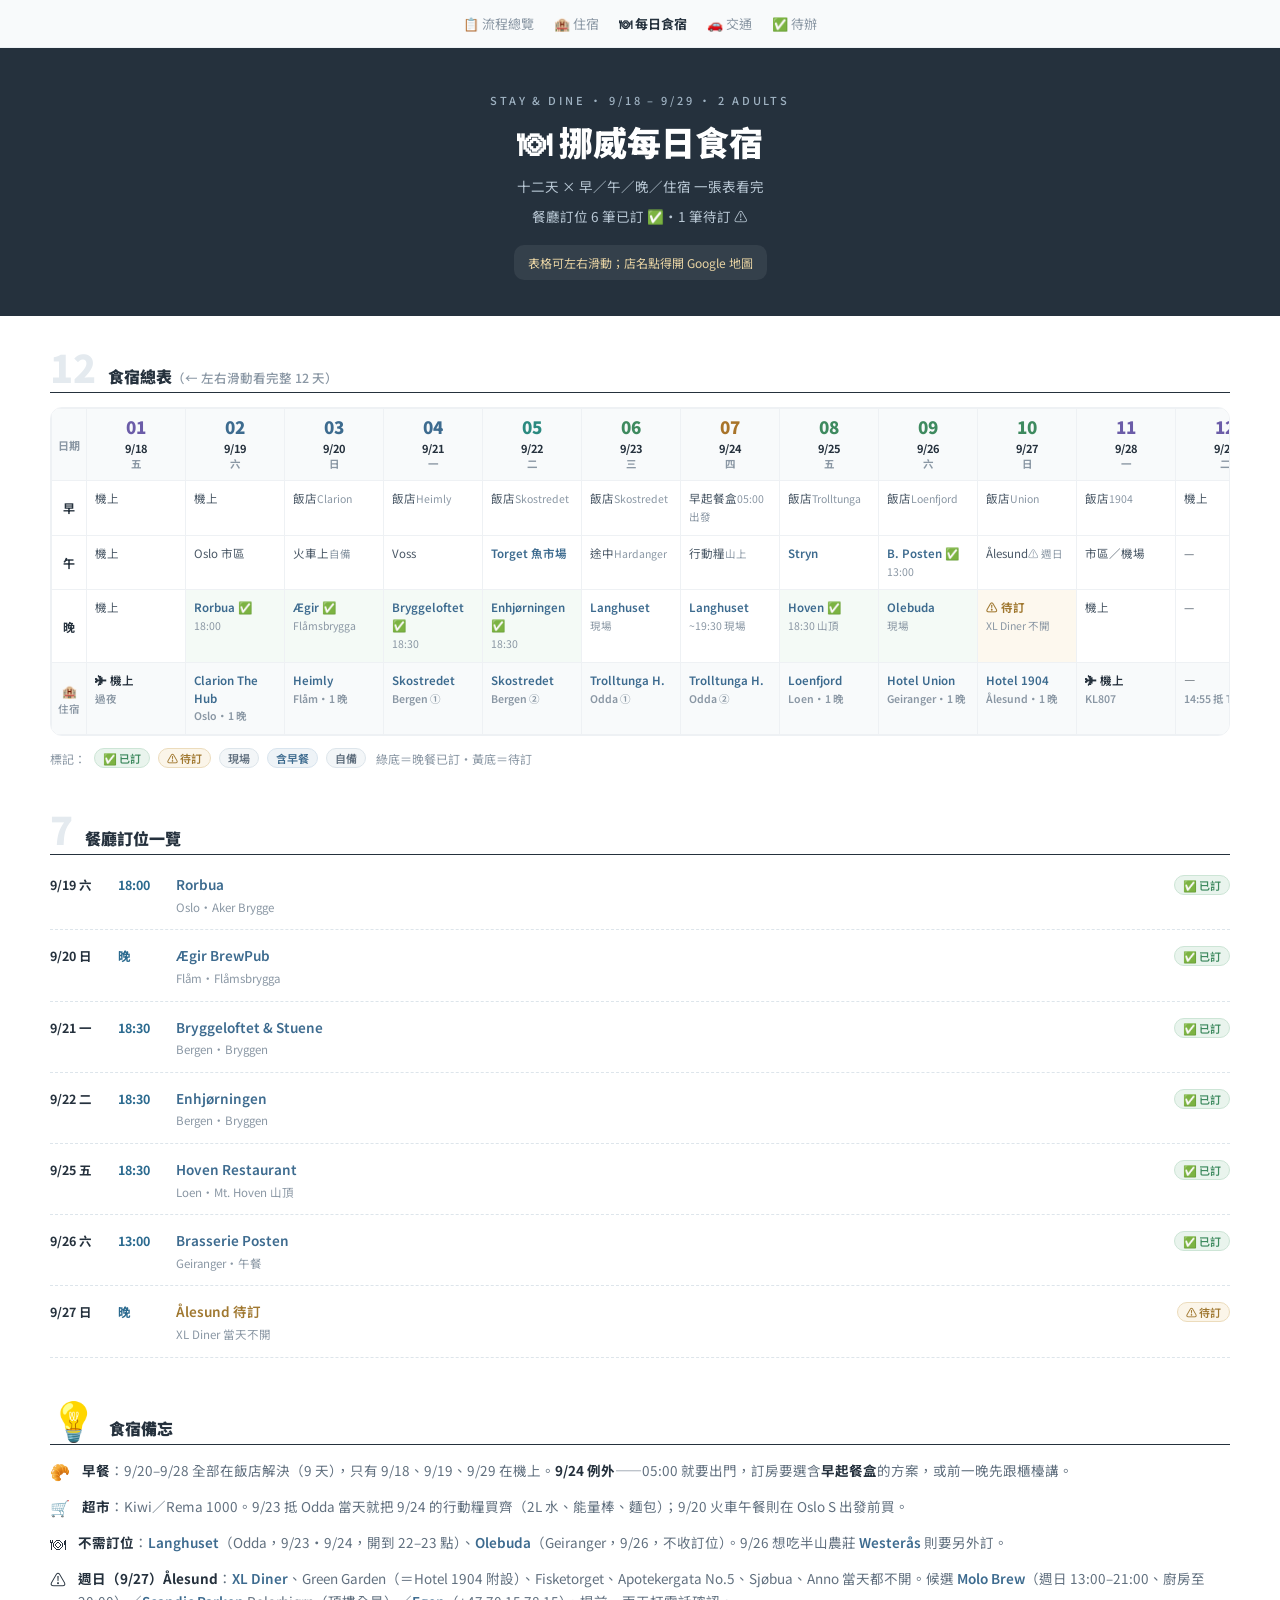
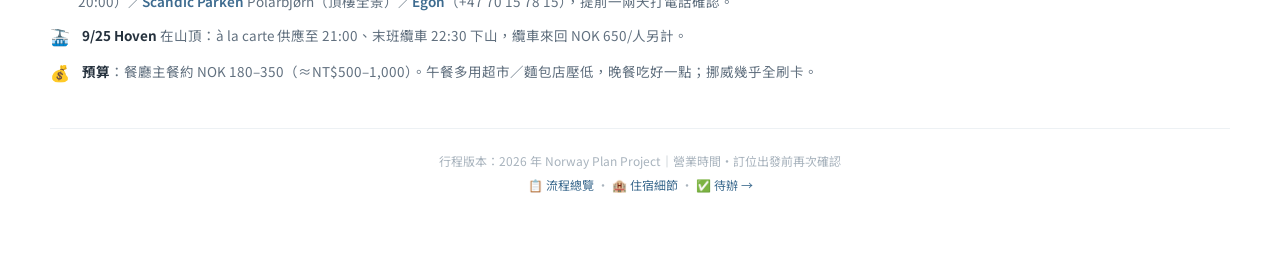
<file: stay-dining.html>
<!DOCTYPE html>
<html lang="zh-TW">
<head>
<meta charset="UTF-8">
<meta name="viewport" content="width=device-width, initial-scale=1">
<title>🍽 挪威每日食宿</title>
<link rel="preconnect" href="https://fonts.googleapis.com">
<link rel="preconnect" href="https://fonts.gstatic.com" crossorigin>
<link href="https://fonts.googleapis.com/css2?family=Noto+Sans+TC:wght@400;500;600;700;900&display=swap" rel="stylesheet">
<style>
body{margin:0;background:#ffffff;font-family:'Noto Sans TC',sans-serif;-webkit-font-smoothing:antialiased}
.hv1:hover{color:#25313d !important}
.hv2:hover{color:#3d6b8f !important;border-color:#3d6b8f !important}
.hv3:hover{text-decoration:underline !important}
</style>
</head>
<body>
<div style="min-height:100vh;background:#fff;color:#25313d" data-screen-label="每日食宿">

  <!-- top nav -->
  <div style="border-bottom:1px solid #edf1f4;background:#f8fafb;overflow-x:auto">
    <div style="display:flex;gap:20px;padding:14px 20px;font-size:13px;white-space:nowrap;width:max-content;margin:0 auto">
      <a href="index.html" style="color:#8a97a4;text-decoration:none" class="hv1">📋 流程總覽</a>
      <a href="hotels.html" style="color:#8a97a4;text-decoration:none" class="hv1">🏨 住宿</a>
      <a href="stay-dining.html" style="color:#25313d;font-weight:700;text-decoration:none">🍽 每日食宿</a>
      <a href="transport.html" style="color:#8a97a4;text-decoration:none" class="hv1">🚗 交通</a>
      <a href="norway-todo.html" style="color:#8a97a4;text-decoration:none" class="hv1">✅ 待辦</a>
    </div>
  </div>

  <!-- hero -->
  <div style="background:#25313d;color:#fff;padding:44px 24px 36px;text-align:center">
    <div style="font-size:11px;letter-spacing:.26em;color:#9fb2c2;font-weight:500">STAY &amp; DINE · 9/18 – 9/29 · 2 ADULTS</div>
    <h1 style="font-size:clamp(26px,5vw,34px);font-weight:900;margin:12px 0 10px;line-height:1.3">🍽 挪威每日食宿</h1>
    <p style="font-size:13.5px;color:#b9c8d5;margin:0 0 4px;line-height:1.9">十二天 × 早／午／晚／住宿 一張表看完</p>
    <p style="font-size:13.5px;color:#b9c8d5;margin:0;line-height:1.9">餐廳訂位 6 筆已訂 ✅・1 筆待訂 ⚠</p>
    <div style="font-size:12px;color:#e8d3a3;margin-top:16px;background:rgba(255,255,255,.07);border-radius:10px;padding:9px 14px;display:inline-block">表格可左右滑動；店名點得開 Google 地圖</div>
  </div>

  <div style="max-width:1180px;margin:0 auto;padding:24px 20px 64px">

    <!-- 表格 -->
    <div style="display:flex;align-items:baseline;gap:12px;margin:8px 0 4px">
      <span style="font-size:38px;font-weight:900;color:#e4eaef;line-height:1">12</span>
      <div style="font-size:16px;font-weight:900;color:#25313d">食宿總表<span style="font-weight:500;color:#8a97a4;font-size:12.5px">（← 左右滑動看完整 12 天）</span></div>
    </div>
    <div style="height:1px;background:#25313d;margin-bottom:14px"></div>

    <div style="overflow-x:auto;-webkit-overflow-scrolling:touch;border:1px solid #eef1f4;border-radius:12px">
      <table style="border-collapse:collapse;min-width:1080px;width:100%;background:#fff">
        <thead>
          <tr>
            <th style="position:sticky;left:0;z-index:2;padding:9px 6px;border:1px solid #eef1f4;font-size:12px;font-weight:700;color:#25313d;white-space:nowrap;text-align:center;box-shadow:2px 0 0 #eef1f4;background:#f8fafb;top:0;font-size:11px;color:#8a97a4">日期</th>
            <th style="padding:9px 6px;border:1px solid #eef1f4;background:#f8fafb;min-width:86px">
              <div style="font-size:17px;font-weight:900;color:#6b5ca8;line-height:1.1">01</div>
              <div style="font-size:11px;color:#25313d;font-weight:700;margin-top:3px">9/18</div>
              <div style="font-size:10.5px;color:#8a97a4">五</div>
            </th>
            <th style="padding:9px 6px;border:1px solid #eef1f4;background:#f8fafb;min-width:86px">
              <div style="font-size:17px;font-weight:900;color:#3d6b8f;line-height:1.1">02</div>
              <div style="font-size:11px;color:#25313d;font-weight:700;margin-top:3px">9/19</div>
              <div style="font-size:10.5px;color:#8a97a4">六</div>
            </th>
            <th style="padding:9px 6px;border:1px solid #eef1f4;background:#f8fafb;min-width:86px">
              <div style="font-size:17px;font-weight:900;color:#3d6b8f;line-height:1.1">03</div>
              <div style="font-size:11px;color:#25313d;font-weight:700;margin-top:3px">9/20</div>
              <div style="font-size:10.5px;color:#8a97a4">日</div>
            </th>
            <th style="padding:9px 6px;border:1px solid #eef1f4;background:#f8fafb;min-width:86px">
              <div style="font-size:17px;font-weight:900;color:#3d6b8f;line-height:1.1">04</div>
              <div style="font-size:11px;color:#25313d;font-weight:700;margin-top:3px">9/21</div>
              <div style="font-size:10.5px;color:#8a97a4">一</div>
            </th>
            <th style="padding:9px 6px;border:1px solid #eef1f4;background:#f8fafb;min-width:86px">
              <div style="font-size:17px;font-weight:900;color:#2b8a80;line-height:1.1">05</div>
              <div style="font-size:11px;color:#25313d;font-weight:700;margin-top:3px">9/22</div>
              <div style="font-size:10.5px;color:#8a97a4">二</div>
            </th>
            <th style="padding:9px 6px;border:1px solid #eef1f4;background:#f8fafb;min-width:86px">
              <div style="font-size:17px;font-weight:900;color:#3e8a5f;line-height:1.1">06</div>
              <div style="font-size:11px;color:#25313d;font-weight:700;margin-top:3px">9/23</div>
              <div style="font-size:10.5px;color:#8a97a4">三</div>
            </th>
            <th style="padding:9px 6px;border:1px solid #eef1f4;background:#f8fafb;min-width:86px">
              <div style="font-size:17px;font-weight:900;color:#a8742a;line-height:1.1">07</div>
              <div style="font-size:11px;color:#25313d;font-weight:700;margin-top:3px">9/24</div>
              <div style="font-size:10.5px;color:#8a97a4">四</div>
            </th>
            <th style="padding:9px 6px;border:1px solid #eef1f4;background:#f8fafb;min-width:86px">
              <div style="font-size:17px;font-weight:900;color:#3e8a5f;line-height:1.1">08</div>
              <div style="font-size:11px;color:#25313d;font-weight:700;margin-top:3px">9/25</div>
              <div style="font-size:10.5px;color:#8a97a4">五</div>
            </th>
            <th style="padding:9px 6px;border:1px solid #eef1f4;background:#f8fafb;min-width:86px">
              <div style="font-size:17px;font-weight:900;color:#3e8a5f;line-height:1.1">09</div>
              <div style="font-size:11px;color:#25313d;font-weight:700;margin-top:3px">9/26</div>
              <div style="font-size:10.5px;color:#8a97a4">六</div>
            </th>
            <th style="padding:9px 6px;border:1px solid #eef1f4;background:#f8fafb;min-width:86px">
              <div style="font-size:17px;font-weight:900;color:#3e8a5f;line-height:1.1">10</div>
              <div style="font-size:11px;color:#25313d;font-weight:700;margin-top:3px">9/27</div>
              <div style="font-size:10.5px;color:#8a97a4">日</div>
            </th>
            <th style="padding:9px 6px;border:1px solid #eef1f4;background:#f8fafb;min-width:86px">
              <div style="font-size:17px;font-weight:900;color:#6b5ca8;line-height:1.1">11</div>
              <div style="font-size:11px;color:#25313d;font-weight:700;margin-top:3px">9/28</div>
              <div style="font-size:10.5px;color:#8a97a4">一</div>
            </th>
            <th style="padding:9px 6px;border:1px solid #eef1f4;background:#f8fafb;min-width:86px">
              <div style="font-size:17px;font-weight:900;color:#6b5ca8;line-height:1.1">12</div>
              <div style="font-size:11px;color:#25313d;font-weight:700;margin-top:3px">9/29</div>
              <div style="font-size:10.5px;color:#8a97a4">二</div>
            </th>
          </tr>
        </thead>
        <tbody>
          <tr>
            <td style="position:sticky;left:0;z-index:2;padding:9px 6px;border:1px solid #eef1f4;font-size:12px;font-weight:700;color:#25313d;white-space:nowrap;text-align:center;box-shadow:2px 0 0 #eef1f4;background:#fff">早</td>
            <td style="padding:9px 8px;border:1px solid #eef1f4;font-size:11.5px;line-height:1.55;color:#4a5866;vertical-align:top;background:#fff">機上</td>
            <td style="padding:9px 8px;border:1px solid #eef1f4;font-size:11.5px;line-height:1.55;color:#4a5866;vertical-align:top;background:#fff">機上</td>
            <td style="padding:9px 8px;border:1px solid #eef1f4;font-size:11.5px;line-height:1.55;color:#4a5866;vertical-align:top;background:#fff">飯店<span style="color:#8a97a4;font-size:10.5px">Clarion</span></td>
            <td style="padding:9px 8px;border:1px solid #eef1f4;font-size:11.5px;line-height:1.55;color:#4a5866;vertical-align:top;background:#fff">飯店<span style="color:#8a97a4;font-size:10.5px">Heimly</span></td>
            <td style="padding:9px 8px;border:1px solid #eef1f4;font-size:11.5px;line-height:1.55;color:#4a5866;vertical-align:top;background:#fff">飯店<span style="color:#8a97a4;font-size:10.5px">Skostredet</span></td>
            <td style="padding:9px 8px;border:1px solid #eef1f4;font-size:11.5px;line-height:1.55;color:#4a5866;vertical-align:top;background:#fff">飯店<span style="color:#8a97a4;font-size:10.5px">Skostredet</span></td>
            <td style="padding:9px 8px;border:1px solid #eef1f4;font-size:11.5px;line-height:1.55;color:#4a5866;vertical-align:top;background:#fff">早起餐盒<span style="color:#8a97a4;font-size:10.5px">05:00 出發</span></td>
            <td style="padding:9px 8px;border:1px solid #eef1f4;font-size:11.5px;line-height:1.55;color:#4a5866;vertical-align:top;background:#fff">飯店<span style="color:#8a97a4;font-size:10.5px">Trolltunga</span></td>
            <td style="padding:9px 8px;border:1px solid #eef1f4;font-size:11.5px;line-height:1.55;color:#4a5866;vertical-align:top;background:#fff">飯店<span style="color:#8a97a4;font-size:10.5px">Loenfjord</span></td>
            <td style="padding:9px 8px;border:1px solid #eef1f4;font-size:11.5px;line-height:1.55;color:#4a5866;vertical-align:top;background:#fff">飯店<span style="color:#8a97a4;font-size:10.5px">Union</span></td>
            <td style="padding:9px 8px;border:1px solid #eef1f4;font-size:11.5px;line-height:1.55;color:#4a5866;vertical-align:top;background:#fff">飯店<span style="color:#8a97a4;font-size:10.5px">1904</span></td>
            <td style="padding:9px 8px;border:1px solid #eef1f4;font-size:11.5px;line-height:1.55;color:#4a5866;vertical-align:top;background:#fff">機上</td>
          </tr>
          <tr>
            <td style="position:sticky;left:0;z-index:2;padding:9px 6px;border:1px solid #eef1f4;font-size:12px;font-weight:700;color:#25313d;white-space:nowrap;text-align:center;box-shadow:2px 0 0 #eef1f4;background:#fff">午</td>
            <td style="padding:9px 8px;border:1px solid #eef1f4;font-size:11.5px;line-height:1.55;color:#4a5866;vertical-align:top;background:#fff">機上</td>
            <td style="padding:9px 8px;border:1px solid #eef1f4;font-size:11.5px;line-height:1.55;color:#4a5866;vertical-align:top;background:#fff">Oslo 市區</td>
            <td style="padding:9px 8px;border:1px solid #eef1f4;font-size:11.5px;line-height:1.55;color:#4a5866;vertical-align:top;background:#fff">火車上<span style="color:#8a97a4;font-size:10.5px">自備</span></td>
            <td style="padding:9px 8px;border:1px solid #eef1f4;font-size:11.5px;line-height:1.55;color:#4a5866;vertical-align:top;background:#fff">Voss</td>
            <td style="padding:9px 8px;border:1px solid #eef1f4;font-size:11.5px;line-height:1.55;color:#4a5866;vertical-align:top;background:#fff"><a href="https://www.google.com/maps/search/?api=1&query=Torget+Fish+Market+Bergen" target="_blank" rel="noopener" style="color:#3d6b8f;font-weight:600;text-decoration:none" class="hv3">Torget 魚市場</a></td>
            <td style="padding:9px 8px;border:1px solid #eef1f4;font-size:11.5px;line-height:1.55;color:#4a5866;vertical-align:top;background:#fff">途中<span style="color:#8a97a4;font-size:10.5px">Hardanger</span></td>
            <td style="padding:9px 8px;border:1px solid #eef1f4;font-size:11.5px;line-height:1.55;color:#4a5866;vertical-align:top;background:#fff">行動糧<span style="color:#8a97a4;font-size:10.5px">山上</span></td>
            <td style="padding:9px 8px;border:1px solid #eef1f4;font-size:11.5px;line-height:1.55;color:#4a5866;vertical-align:top;background:#fff"><a href="https://www.google.com/maps/search/?api=1&query=Stryn+Kaffebar+%26+Vertshus" target="_blank" rel="noopener" style="color:#3d6b8f;font-weight:600;text-decoration:none" class="hv3">Stryn</a></td>
            <td style="padding:9px 8px;border:1px solid #eef1f4;font-size:11.5px;line-height:1.55;color:#4a5866;vertical-align:top;background:#fff"><a href="https://www.google.com/maps/search/?api=1&query=Brasserie+Posten+Geiranger" target="_blank" rel="noopener" style="color:#3d6b8f;font-weight:600;text-decoration:none" class="hv3">B. Posten</a> <span style="color:#3e8a5f;font-weight:700">✅</span><br><span style="color:#8a97a4;font-size:10.5px">13:00</span></td>
            <td style="padding:9px 8px;border:1px solid #eef1f4;font-size:11.5px;line-height:1.55;color:#4a5866;vertical-align:top;background:#fff">Ålesund<span style="color:#8a97a4;font-size:10.5px">⚠ 週日</span></td>
            <td style="padding:9px 8px;border:1px solid #eef1f4;font-size:11.5px;line-height:1.55;color:#4a5866;vertical-align:top;background:#fff">市區／機場</td>
            <td style="padding:9px 8px;border:1px solid #eef1f4;font-size:11.5px;line-height:1.55;color:#4a5866;vertical-align:top;background:#fff">—</td>
          </tr>
          <tr>
            <td style="position:sticky;left:0;z-index:2;padding:9px 6px;border:1px solid #eef1f4;font-size:12px;font-weight:700;color:#25313d;white-space:nowrap;text-align:center;box-shadow:2px 0 0 #eef1f4;background:#fff">晚</td>
            <td style="padding:9px 8px;border:1px solid #eef1f4;font-size:11.5px;line-height:1.55;color:#4a5866;vertical-align:top;background:#fff">機上</td>
            <td style="padding:9px 8px;border:1px solid #eef1f4;font-size:11.5px;line-height:1.55;color:#4a5866;vertical-align:top;background:#f4faf6"><a href="https://www.google.com/maps/search/?api=1&query=Rorbua+Aker+Brygge+Oslo" target="_blank" rel="noopener" style="color:#3d6b8f;font-weight:600;text-decoration:none" class="hv3">Rorbua</a> <span style="color:#3e8a5f;font-weight:700">✅</span><br><span style="color:#8a97a4;font-size:10.5px">18:00</span></td>
            <td style="padding:9px 8px;border:1px solid #eef1f4;font-size:11.5px;line-height:1.55;color:#4a5866;vertical-align:top;background:#f4faf6"><a href="https://www.google.com/maps/search/?api=1&query=%C3%86gir+BrewPub+Fl%C3%A5m" target="_blank" rel="noopener" style="color:#3d6b8f;font-weight:600;text-decoration:none" class="hv3">Ægir</a> <span style="color:#3e8a5f;font-weight:700">✅</span><br><span style="color:#8a97a4;font-size:10.5px">Flåmsbrygga</span></td>
            <td style="padding:9px 8px;border:1px solid #eef1f4;font-size:11.5px;line-height:1.55;color:#4a5866;vertical-align:top;background:#f4faf6"><a href="https://www.google.com/maps/search/?api=1&query=Bryggeloftet+%26+Stuene+Bergen" target="_blank" rel="noopener" style="color:#3d6b8f;font-weight:600;text-decoration:none" class="hv3">Bryggeloftet</a> <span style="color:#3e8a5f;font-weight:700">✅</span><br><span style="color:#8a97a4;font-size:10.5px">18:30</span></td>
            <td style="padding:9px 8px;border:1px solid #eef1f4;font-size:11.5px;line-height:1.55;color:#4a5866;vertical-align:top;background:#f4faf6"><a href="https://www.google.com/maps/search/?api=1&query=Enhj%C3%B8rningen+Restaurant+Bergen" target="_blank" rel="noopener" style="color:#3d6b8f;font-weight:600;text-decoration:none" class="hv3">Enhjørningen</a> <span style="color:#3e8a5f;font-weight:700">✅</span><br><span style="color:#8a97a4;font-size:10.5px">18:30</span></td>
            <td style="padding:9px 8px;border:1px solid #eef1f4;font-size:11.5px;line-height:1.55;color:#4a5866;vertical-align:top;background:#fff"><a href="https://www.google.com/maps/search/?api=1&query=Langhuset+Restaurant+Odda" target="_blank" rel="noopener" style="color:#3d6b8f;font-weight:600;text-decoration:none" class="hv3">Langhuset</a><br><span style="color:#8a97a4;font-size:10.5px">現場</span></td>
            <td style="padding:9px 8px;border:1px solid #eef1f4;font-size:11.5px;line-height:1.55;color:#4a5866;vertical-align:top;background:#fff"><a href="https://www.google.com/maps/search/?api=1&query=Langhuset+Restaurant+Odda" target="_blank" rel="noopener" style="color:#3d6b8f;font-weight:600;text-decoration:none" class="hv3">Langhuset</a><br><span style="color:#8a97a4;font-size:10.5px">~19:30 現場</span></td>
            <td style="padding:9px 8px;border:1px solid #eef1f4;font-size:11.5px;line-height:1.55;color:#4a5866;vertical-align:top;background:#f4faf6"><a href="https://www.google.com/maps/search/?api=1&query=Hoven+Restaurant+Loen" target="_blank" rel="noopener" style="color:#3d6b8f;font-weight:600;text-decoration:none" class="hv3">Hoven</a> <span style="color:#3e8a5f;font-weight:700">✅</span><br><span style="color:#8a97a4;font-size:10.5px">18:30 山頂</span></td>
            <td style="padding:9px 8px;border:1px solid #eef1f4;font-size:11.5px;line-height:1.55;color:#4a5866;vertical-align:top;background:#f4faf6"><a href="https://www.google.com/maps/search/?api=1&query=Restaurant+Olebuda+Geiranger" target="_blank" rel="noopener" style="color:#3d6b8f;font-weight:600;text-decoration:none" class="hv3">Olebuda</a><br><span style="color:#8a97a4;font-size:10.5px">現場</span></td>
            <td style="padding:9px 8px;border:1px solid #eef1f4;font-size:11.5px;line-height:1.55;color:#4a5866;vertical-align:top;background:#fdf8ee"><span style="color:#a07830;font-weight:700">⚠</span> <strong style="color:#a07830">待訂</strong><br><span style="color:#8a97a4;font-size:10.5px">XL Diner 不開</span></td>
            <td style="padding:9px 8px;border:1px solid #eef1f4;font-size:11.5px;line-height:1.55;color:#4a5866;vertical-align:top;background:#fff">機上</td>
            <td style="padding:9px 8px;border:1px solid #eef1f4;font-size:11.5px;line-height:1.55;color:#4a5866;vertical-align:top;background:#fff">—</td>
          </tr>
          <tr>
            <td style="position:sticky;left:0;z-index:2;padding:9px 6px;border:1px solid #eef1f4;font-size:12px;font-weight:700;color:#25313d;white-space:nowrap;text-align:center;box-shadow:2px 0 0 #eef1f4;background:#f8fafb">🏨<br><span style="font-size:10.5px;color:#8a97a4;font-weight:500">住宿</span></td>
            <td style="padding:9px 8px;border:1px solid #eef1f4;font-size:11.5px;line-height:1.55;color:#4a5866;vertical-align:top;background:#f8fafb;font-weight:600;color:#25313d">✈ 機上<br><span style="color:#8a97a4;font-size:10.5px">過夜</span></td>
            <td style="padding:9px 8px;border:1px solid #eef1f4;font-size:11.5px;line-height:1.55;color:#4a5866;vertical-align:top;background:#f8fafb;font-weight:600;color:#25313d"><a href="https://www.google.com/maps/search/?api=1&query=Clarion+Hotel+The+Hub+Oslo" target="_blank" rel="noopener" style="color:#3d6b8f;font-weight:600;text-decoration:none" class="hv3">Clarion The Hub</a><br><span style="color:#8a97a4;font-size:10.5px">Oslo・1 晚</span></td>
            <td style="padding:9px 8px;border:1px solid #eef1f4;font-size:11.5px;line-height:1.55;color:#4a5866;vertical-align:top;background:#f8fafb;font-weight:600;color:#25313d"><a href="https://www.google.com/maps/search/?api=1&query=Heimly+Pensjonat+Fl%C3%A5m" target="_blank" rel="noopener" style="color:#3d6b8f;font-weight:600;text-decoration:none" class="hv3">Heimly</a><br><span style="color:#8a97a4;font-size:10.5px">Flåm・1 晚</span></td>
            <td style="padding:9px 8px;border:1px solid #eef1f4;font-size:11.5px;line-height:1.55;color:#4a5866;vertical-align:top;background:#f8fafb;font-weight:600;color:#25313d"><a href="https://www.google.com/maps/search/?api=1&query=Skostredet+Hotel+Spa+Bergen" target="_blank" rel="noopener" style="color:#3d6b8f;font-weight:600;text-decoration:none" class="hv3">Skostredet</a><br><span style="color:#8a97a4;font-size:10.5px">Bergen ①</span></td>
            <td style="padding:9px 8px;border:1px solid #eef1f4;font-size:11.5px;line-height:1.55;color:#4a5866;vertical-align:top;background:#f8fafb;font-weight:600;color:#25313d"><a href="https://www.google.com/maps/search/?api=1&query=Skostredet+Hotel+Spa+Bergen" target="_blank" rel="noopener" style="color:#3d6b8f;font-weight:600;text-decoration:none" class="hv3">Skostredet</a><br><span style="color:#8a97a4;font-size:10.5px">Bergen ②</span></td>
            <td style="padding:9px 8px;border:1px solid #eef1f4;font-size:11.5px;line-height:1.55;color:#4a5866;vertical-align:top;background:#f8fafb;font-weight:600;color:#25313d"><a href="https://www.google.com/maps/search/?api=1&query=Trolltunga+Hotel+Odda" target="_blank" rel="noopener" style="color:#3d6b8f;font-weight:600;text-decoration:none" class="hv3">Trolltunga H.</a><br><span style="color:#8a97a4;font-size:10.5px">Odda ①</span></td>
            <td style="padding:9px 8px;border:1px solid #eef1f4;font-size:11.5px;line-height:1.55;color:#4a5866;vertical-align:top;background:#f8fafb;font-weight:600;color:#25313d"><a href="https://www.google.com/maps/search/?api=1&query=Trolltunga+Hotel+Odda" target="_blank" rel="noopener" style="color:#3d6b8f;font-weight:600;text-decoration:none" class="hv3">Trolltunga H.</a><br><span style="color:#8a97a4;font-size:10.5px">Odda ②</span></td>
            <td style="padding:9px 8px;border:1px solid #eef1f4;font-size:11.5px;line-height:1.55;color:#4a5866;vertical-align:top;background:#f8fafb;font-weight:600;color:#25313d"><a href="https://www.google.com/maps/search/?api=1&query=Hotel+Loenfjord+Loen" target="_blank" rel="noopener" style="color:#3d6b8f;font-weight:600;text-decoration:none" class="hv3">Loenfjord</a><br><span style="color:#8a97a4;font-size:10.5px">Loen・1 晚</span></td>
            <td style="padding:9px 8px;border:1px solid #eef1f4;font-size:11.5px;line-height:1.55;color:#4a5866;vertical-align:top;background:#f8fafb;font-weight:600;color:#25313d"><a href="https://www.google.com/maps/search/?api=1&query=Hotel+Union+Geiranger" target="_blank" rel="noopener" style="color:#3d6b8f;font-weight:600;text-decoration:none" class="hv3">Hotel Union</a><br><span style="color:#8a97a4;font-size:10.5px">Geiranger・1 晚</span></td>
            <td style="padding:9px 8px;border:1px solid #eef1f4;font-size:11.5px;line-height:1.55;color:#4a5866;vertical-align:top;background:#f8fafb;font-weight:600;color:#25313d"><a href="https://www.google.com/maps/search/?api=1&query=Hotel+1904+%C3%85lesund" target="_blank" rel="noopener" style="color:#3d6b8f;font-weight:600;text-decoration:none" class="hv3">Hotel 1904</a><br><span style="color:#8a97a4;font-size:10.5px">Ålesund・1 晚</span></td>
            <td style="padding:9px 8px;border:1px solid #eef1f4;font-size:11.5px;line-height:1.55;color:#4a5866;vertical-align:top;background:#f8fafb;font-weight:600;color:#25313d">✈ 機上<br><span style="color:#8a97a4;font-size:10.5px">KL807</span></td>
            <td style="padding:9px 8px;border:1px solid #eef1f4;font-size:11.5px;line-height:1.55;color:#4a5866;vertical-align:top;background:#f8fafb;font-weight:600;color:#25313d">—<br><span style="color:#8a97a4;font-size:10.5px">14:55 抵 TPE</span></td>
          </tr>
        </tbody>
      </table>
    </div>

    <div style="display:flex;gap:8px;flex-wrap:wrap;font-size:12px;color:#8a97a4;align-items:center;margin-top:12px">
      <span>標記：</span>
      <span style="display:inline-block;font-size:11px;padding:1px 8px;border-radius:10px;font-weight:600;background:#e9f4ed;color:#3e8a5f;border:1px solid #cde5d6;white-space:nowrap">✅ 已訂</span>
      <span style="display:inline-block;font-size:11px;padding:1px 8px;border-radius:10px;font-weight:600;background:#fbf5e9;color:#a07830;border:1px solid #ecdcbc;white-space:nowrap">⚠ 待訂</span>
      <span style="display:inline-block;font-size:11px;padding:1px 8px;border-radius:10px;font-weight:600;background:#f3f6f8;color:#61707f;border:1px solid #dde5eb;white-space:nowrap">現場</span>
      <span style="display:inline-block;font-size:11px;padding:1px 8px;border-radius:10px;font-weight:600;background:#eef3f7;color:#3d6b8f;border:1px solid #d8e4ee;white-space:nowrap">含早餐</span>
      <span style="display:inline-block;font-size:11px;padding:1px 8px;border-radius:10px;font-weight:600;background:#f3f6f8;color:#61707f;border:1px solid #dde5eb;white-space:nowrap">自備</span>
      <span style="margin-left:2px">綠底＝晚餐已訂・黃底＝待訂</span>
    </div>

    <!-- 訂位一覽 -->
    <div style="display:flex;align-items:baseline;gap:12px;margin:42px 0 4px">
      <span style="font-size:38px;font-weight:900;color:#e4eaef;line-height:1">7</span>
      <div style="font-size:16px;font-weight:900;color:#25313d">餐廳訂位一覽</div>
    </div>
    <div style="height:1px;background:#25313d;margin-bottom:4px"></div>

      <div style="display:flex;gap:12px;padding:12px 0;border-bottom:1px dashed #dde5eb;align-items:baseline">
        <span style="width:56px;flex-shrink:0;font-size:12.5px;font-weight:700;color:#25313d;white-space:nowrap">9/19 六</span>
        <span style="width:46px;flex-shrink:0;font-size:12.5px;color:#2b6a8f;font-weight:700;font-variant-numeric:tabular-nums">18:00</span>
        <span style="flex:1;min-width:0;font-size:13.5px;line-height:1.6"><a href="https://www.google.com/maps/search/?api=1&query=Rorbua+Aker+Brygge+Oslo" target="_blank" rel="noopener" style="color:#3d6b8f;font-weight:600;text-decoration:none" class="hv3">Rorbua</a><br><span style="font-size:11.5px;color:#8a97a4">Oslo・Aker Brygge</span></span>
        <span style="flex-shrink:0"><span style="display:inline-block;font-size:11px;padding:1px 8px;border-radius:10px;font-weight:600;background:#e9f4ed;color:#3e8a5f;border:1px solid #cde5d6;white-space:nowrap">✅ 已訂</span></span>
      </div>

      <div style="display:flex;gap:12px;padding:12px 0;border-bottom:1px dashed #dde5eb;align-items:baseline">
        <span style="width:56px;flex-shrink:0;font-size:12.5px;font-weight:700;color:#25313d;white-space:nowrap">9/20 日</span>
        <span style="width:46px;flex-shrink:0;font-size:12.5px;color:#2b6a8f;font-weight:700;font-variant-numeric:tabular-nums">晚</span>
        <span style="flex:1;min-width:0;font-size:13.5px;line-height:1.6"><a href="https://www.google.com/maps/search/?api=1&query=%C3%86gir+BrewPub+Fl%C3%A5m" target="_blank" rel="noopener" style="color:#3d6b8f;font-weight:600;text-decoration:none" class="hv3">Ægir BrewPub</a><br><span style="font-size:11.5px;color:#8a97a4">Flåm・Flåmsbrygga</span></span>
        <span style="flex-shrink:0"><span style="display:inline-block;font-size:11px;padding:1px 8px;border-radius:10px;font-weight:600;background:#e9f4ed;color:#3e8a5f;border:1px solid #cde5d6;white-space:nowrap">✅ 已訂</span></span>
      </div>

      <div style="display:flex;gap:12px;padding:12px 0;border-bottom:1px dashed #dde5eb;align-items:baseline">
        <span style="width:56px;flex-shrink:0;font-size:12.5px;font-weight:700;color:#25313d;white-space:nowrap">9/21 一</span>
        <span style="width:46px;flex-shrink:0;font-size:12.5px;color:#2b6a8f;font-weight:700;font-variant-numeric:tabular-nums">18:30</span>
        <span style="flex:1;min-width:0;font-size:13.5px;line-height:1.6"><a href="https://www.google.com/maps/search/?api=1&query=Bryggeloftet+%26+Stuene+Bergen" target="_blank" rel="noopener" style="color:#3d6b8f;font-weight:600;text-decoration:none" class="hv3">Bryggeloftet & Stuene</a><br><span style="font-size:11.5px;color:#8a97a4">Bergen・Bryggen</span></span>
        <span style="flex-shrink:0"><span style="display:inline-block;font-size:11px;padding:1px 8px;border-radius:10px;font-weight:600;background:#e9f4ed;color:#3e8a5f;border:1px solid #cde5d6;white-space:nowrap">✅ 已訂</span></span>
      </div>

      <div style="display:flex;gap:12px;padding:12px 0;border-bottom:1px dashed #dde5eb;align-items:baseline">
        <span style="width:56px;flex-shrink:0;font-size:12.5px;font-weight:700;color:#25313d;white-space:nowrap">9/22 二</span>
        <span style="width:46px;flex-shrink:0;font-size:12.5px;color:#2b6a8f;font-weight:700;font-variant-numeric:tabular-nums">18:30</span>
        <span style="flex:1;min-width:0;font-size:13.5px;line-height:1.6"><a href="https://www.google.com/maps/search/?api=1&query=Enhj%C3%B8rningen+Restaurant+Bergen" target="_blank" rel="noopener" style="color:#3d6b8f;font-weight:600;text-decoration:none" class="hv3">Enhjørningen</a><br><span style="font-size:11.5px;color:#8a97a4">Bergen・Bryggen</span></span>
        <span style="flex-shrink:0"><span style="display:inline-block;font-size:11px;padding:1px 8px;border-radius:10px;font-weight:600;background:#e9f4ed;color:#3e8a5f;border:1px solid #cde5d6;white-space:nowrap">✅ 已訂</span></span>
      </div>

      <div style="display:flex;gap:12px;padding:12px 0;border-bottom:1px dashed #dde5eb;align-items:baseline">
        <span style="width:56px;flex-shrink:0;font-size:12.5px;font-weight:700;color:#25313d;white-space:nowrap">9/25 五</span>
        <span style="width:46px;flex-shrink:0;font-size:12.5px;color:#2b6a8f;font-weight:700;font-variant-numeric:tabular-nums">18:30</span>
        <span style="flex:1;min-width:0;font-size:13.5px;line-height:1.6"><a href="https://www.google.com/maps/search/?api=1&query=Hoven+Restaurant+Loen" target="_blank" rel="noopener" style="color:#3d6b8f;font-weight:600;text-decoration:none" class="hv3">Hoven Restaurant</a><br><span style="font-size:11.5px;color:#8a97a4">Loen・Mt. Hoven 山頂</span></span>
        <span style="flex-shrink:0"><span style="display:inline-block;font-size:11px;padding:1px 8px;border-radius:10px;font-weight:600;background:#e9f4ed;color:#3e8a5f;border:1px solid #cde5d6;white-space:nowrap">✅ 已訂</span></span>
      </div>

      <div style="display:flex;gap:12px;padding:12px 0;border-bottom:1px dashed #dde5eb;align-items:baseline">
        <span style="width:56px;flex-shrink:0;font-size:12.5px;font-weight:700;color:#25313d;white-space:nowrap">9/26 六</span>
        <span style="width:46px;flex-shrink:0;font-size:12.5px;color:#2b6a8f;font-weight:700;font-variant-numeric:tabular-nums">13:00</span>
        <span style="flex:1;min-width:0;font-size:13.5px;line-height:1.6"><a href="https://www.google.com/maps/search/?api=1&query=Brasserie+Posten+Geiranger" target="_blank" rel="noopener" style="color:#3d6b8f;font-weight:600;text-decoration:none" class="hv3">Brasserie Posten</a><br><span style="font-size:11.5px;color:#8a97a4">Geiranger・午餐</span></span>
        <span style="flex-shrink:0"><span style="display:inline-block;font-size:11px;padding:1px 8px;border-radius:10px;font-weight:600;background:#e9f4ed;color:#3e8a5f;border:1px solid #cde5d6;white-space:nowrap">✅ 已訂</span></span>
      </div>

      <div style="display:flex;gap:12px;padding:12px 0;border-bottom:1px dashed #dde5eb;align-items:baseline">
        <span style="width:56px;flex-shrink:0;font-size:12.5px;font-weight:700;color:#25313d;white-space:nowrap">9/27 日</span>
        <span style="width:46px;flex-shrink:0;font-size:12.5px;color:#2b6a8f;font-weight:700;font-variant-numeric:tabular-nums">晚</span>
        <span style="flex:1;min-width:0;font-size:13.5px;line-height:1.6"><span style="color:#a07830;font-weight:600">Ålesund 待訂</span><br><span style="font-size:11.5px;color:#8a97a4">XL Diner 當天不開</span></span>
        <span style="flex-shrink:0"><span style="display:inline-block;font-size:11px;padding:1px 8px;border-radius:10px;font-weight:600;background:#fbf5e9;color:#a07830;border:1px solid #ecdcbc;white-space:nowrap">⚠ 待訂</span></span>
      </div>

    <!-- 備忘 -->
    <div style="display:flex;align-items:baseline;gap:12px;margin:42px 0 4px">
      <span style="font-size:38px;font-weight:900;color:#e4eaef;line-height:1">💡</span>
      <div style="font-size:16px;font-weight:900;color:#25313d">食宿備忘</div>
    </div>
    <div style="height:1px;background:#25313d;margin-bottom:14px"></div>
    <div style="display:flex;flex-direction:column;gap:12px">
      <div style="display:flex;gap:12px;align-items:flex-start"><span style="flex-shrink:0;font-size:16px">🥐</span><p style="font-size:13.5px;color:#61707f;line-height:1.7;margin:0"><strong style="color:#25313d">早餐</strong>：9/20–9/28 全部在飯店解決（9 天），只有 9/18、9/19、9/29 在機上。<strong style="color:#25313d">9/24 例外</strong>——05:00 就要出門，訂房要選含<strong style="color:#25313d">早起餐盒</strong>的方案，或前一晚先跟櫃檯講。</p></div>
      <div style="display:flex;gap:12px;align-items:flex-start"><span style="flex-shrink:0;font-size:16px">🛒</span><p style="font-size:13.5px;color:#61707f;line-height:1.7;margin:0"><strong style="color:#25313d">超市</strong>：Kiwi／Rema 1000。9/23 抵 Odda 當天就把 9/24 的行動糧買齊（2L 水、能量棒、麵包）；9/20 火車午餐則在 Oslo S 出發前買。</p></div>
      <div style="display:flex;gap:12px;align-items:flex-start"><span style="flex-shrink:0;font-size:16px">🍽</span><p style="font-size:13.5px;color:#61707f;line-height:1.7;margin:0"><strong style="color:#25313d">不需訂位</strong>：<a href="https://www.google.com/maps/search/?api=1&query=Langhuset+Restaurant+Odda" target="_blank" rel="noopener" style="color:#3d6b8f;font-weight:600;text-decoration:none" class="hv3">Langhuset</a>（Odda，9/23・9/24，開到 22–23 點）、<a href="https://www.google.com/maps/search/?api=1&query=Restaurant+Olebuda+Geiranger" target="_blank" rel="noopener" style="color:#3d6b8f;font-weight:600;text-decoration:none" class="hv3">Olebuda</a>（Geiranger，9/26，不收訂位）。9/26 想吃半山農莊 <a href="https://www.google.com/maps/search/?api=1&query=Wester%C3%A5s+Restaurant+Geiranger" target="_blank" rel="noopener" style="color:#3d6b8f;font-weight:600;text-decoration:none" class="hv3">Westerås</a> 則要另外訂。</p></div>
      <div style="display:flex;gap:12px;align-items:flex-start"><span style="flex-shrink:0;font-size:16px">⚠</span><p style="font-size:13.5px;color:#61707f;line-height:1.7;margin:0"><strong style="color:#25313d">週日（9/27）Ålesund</strong>：<a href="https://www.google.com/maps/search/?api=1&query=XL+Diner+%C3%85lesund" target="_blank" rel="noopener" style="color:#3d6b8f;font-weight:600;text-decoration:none" class="hv3">XL Diner</a>、Green Garden（＝Hotel 1904 附設）、Fisketorget、Apotekergata No.5、Sjøbua、Anno 當天都不開。候選 <a href="https://www.google.com/maps/search/?api=1&query=Molo+Brew+Keiser+Wilhelms+gate+2+%C3%85lesund" target="_blank" rel="noopener" style="color:#3d6b8f;font-weight:600;text-decoration:none" class="hv3">Molo Brew</a>（週日 13:00–21:00、廚房至 20:00）／<a href="https://www.google.com/maps/search/?api=1&query=Scandic+Parken+%C3%85lesund" target="_blank" rel="noopener" style="color:#3d6b8f;font-weight:600;text-decoration:none" class="hv3">Scandic Parken</a> Polarbjørn（頂樓全景）／<a href="https://www.google.com/maps/search/?api=1&query=Egon+%C3%85lesund+L%C3%B8venvoldgata+8" target="_blank" rel="noopener" style="color:#3d6b8f;font-weight:600;text-decoration:none" class="hv3">Egon</a>（+47 70 15 78 15），提前一兩天打電話確認。</p></div>
      <div style="display:flex;gap:12px;align-items:flex-start"><span style="flex-shrink:0;font-size:16px">🚠</span><p style="font-size:13.5px;color:#61707f;line-height:1.7;margin:0"><strong style="color:#25313d">9/25 Hoven</strong> 在山頂：à la carte 供應至 21:00、末班纜車 22:30 下山，纜車來回 NOK 650/人另計。</p></div>
      <div style="display:flex;gap:12px;align-items:flex-start"><span style="flex-shrink:0;font-size:16px">💰</span><p style="font-size:13.5px;color:#61707f;line-height:1.7;margin:0"><strong style="color:#25313d">預算</strong>：餐廳主餐約 NOK 180–350（≈NT$500–1,000）。午餐多用超市／麵包店壓低，晚餐吃好一點；挪威幾乎全刷卡。</p></div>
    </div>

    <!-- footer -->
    <div style="text-align:center;font-size:12px;color:#a8b3bd;margin-top:44px;padding-top:20px;border-top:1px solid #edf1f4;line-height:2">
      行程版本：2026 年 Norway Plan Project｜營業時間・訂位出發前再次確認<br>
      <a href="index.html" style="color:#3d6b8f;text-decoration:none">📋 流程總覽</a> ・ <a href="hotels.html" style="color:#3d6b8f;text-decoration:none">🏨 住宿細節</a> ・ <a href="norway-todo.html" style="color:#3d6b8f;text-decoration:none">✅ 待辦 →</a>
    </div>

  </div>
</div>
</body>
</html>
</file>
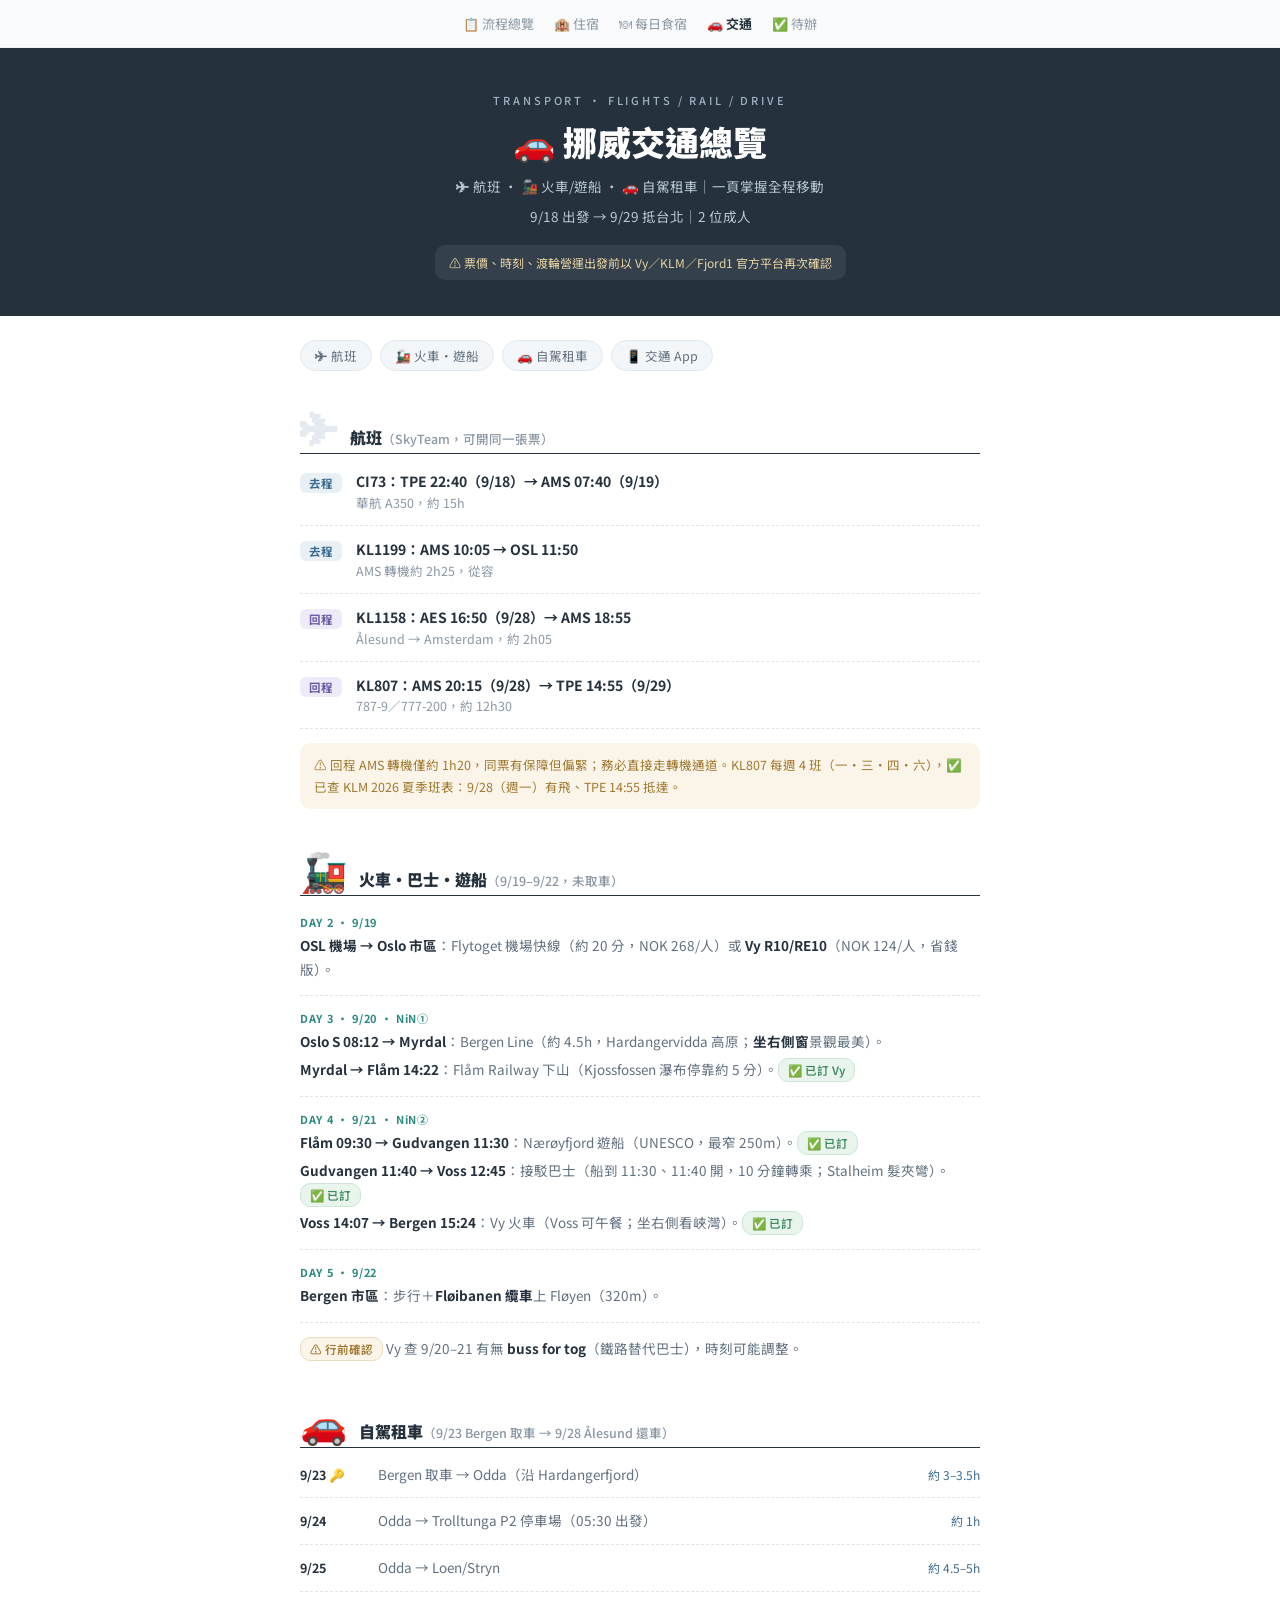
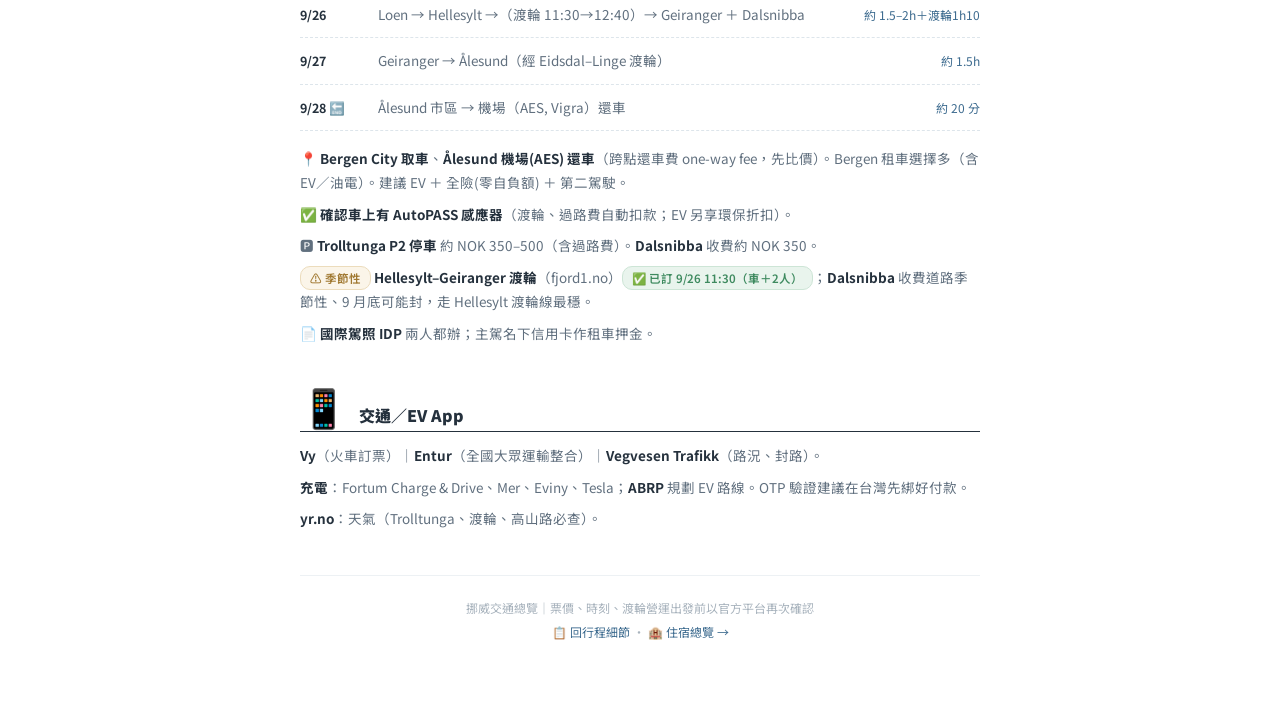
<file: transport.html>
<!DOCTYPE html>
<html lang="zh-TW">
<head>
<meta charset="UTF-8">
<meta name="viewport" content="width=device-width, initial-scale=1">
<title>🚗 挪威交通總覽</title>
<link rel="preconnect" href="https://fonts.googleapis.com">
<link rel="preconnect" href="https://fonts.gstatic.com" crossorigin>
<link href="https://fonts.googleapis.com/css2?family=Noto+Sans+TC:wght@400;500;600;700;900&display=swap" rel="stylesheet">
<style>
body{margin:0;background:#ffffff;font-family:'Noto Sans TC',sans-serif;-webkit-font-smoothing:antialiased}
.hv1:hover{color:#25313d !important}
.hv2:hover{color:#3d6b8f !important;border-color:#3d6b8f !important}
.hv3:hover{text-decoration:underline !important}
</style>
</head>
<body>
<div style="min-height:100vh;background:#fff;color:#25313d" data-screen-label="交通">

  <!-- top nav -->
  <div style="border-bottom:1px solid #edf1f4;background:#f8fafb;overflow-x:auto">
    <div style="display:flex;gap:20px;padding:14px 20px;font-size:13px;white-space:nowrap;width:max-content;margin:0 auto">
      <a href="index.html" style="color:#8a97a4;text-decoration:none" class="hv1">📋 流程總覽</a>
      <a href="hotels.html" style="color:#8a97a4;text-decoration:none" class="hv1">🏨 住宿</a>
      <a href="stay-dining.html" style="color:#8a97a4;text-decoration:none" class="hv1">🍽 每日食宿</a>
      <a href="transport.html" style="color:#25313d;font-weight:700;text-decoration:none">🚗 交通</a>
      <a href="norway-todo.html" style="color:#8a97a4;text-decoration:none" class="hv1">✅ 待辦</a>
    </div>
  </div>

  <!-- hero -->
  <div style="background:#25313d;color:#fff;padding:44px 24px 36px;text-align:center">
    <div style="font-size:11px;letter-spacing:.26em;color:#9fb2c2;font-weight:500">TRANSPORT · FLIGHTS / RAIL / DRIVE</div>
    <h1 style="font-size:clamp(26px,5vw,34px);font-weight:900;margin:12px 0 10px;line-height:1.3">🚗 挪威交通總覽</h1>
    <p style="font-size:13.5px;color:#b9c8d5;margin:0 0 4px;line-height:1.9">✈ 航班 ・ 🚂 火車/遊船 ・ 🚗 自駕租車｜一頁掌握全程移動</p>
    <p style="font-size:13.5px;color:#b9c8d5;margin:0;line-height:1.9">9/18 出發 → 9/29 抵台北｜2 位成人</p>
    <div style="font-size:12px;color:#e8d3a3;margin-top:16px;background:rgba(255,255,255,.07);border-radius:10px;padding:9px 14px;display:inline-block">⚠ 票價、時刻、渡輪營運出發前以 Vy／KLM／Fjord1 官方平台再次確認</div>
  </div>

  <div style="max-width:680px;margin:0 auto;padding:24px 20px 64px">

    <!-- quick nav -->
    <div style="display:flex;gap:8px;flex-wrap:wrap">
      <a href="#flights" style="background:#f3f6f8;border:1px solid #e2e8ed;color:#61707f;font-size:12.5px;padding:5px 14px;border-radius:99px;text-decoration:none;white-space:nowrap" class="hv2">✈ 航班</a>
      <a href="#transit" style="background:#f3f6f8;border:1px solid #e2e8ed;color:#61707f;font-size:12.5px;padding:5px 14px;border-radius:99px;text-decoration:none;white-space:nowrap" class="hv2">🚂 火車・遊船</a>
      <a href="#car" style="background:#f3f6f8;border:1px solid #e2e8ed;color:#61707f;font-size:12.5px;padding:5px 14px;border-radius:99px;text-decoration:none;white-space:nowrap" class="hv2">🚗 自駕租車</a>
      <a href="#apps" style="background:#f3f6f8;border:1px solid #e2e8ed;color:#61707f;font-size:12.5px;padding:5px 14px;border-radius:99px;text-decoration:none;white-space:nowrap" class="hv2">📱 交通 App</a>
    </div>

    <!-- flights -->
    <div id="flights" style="scroll-margin-top:20px">
      <div style="display:flex;align-items:baseline;gap:12px;margin:38px 0 4px">
        <span style="font-size:38px;font-weight:900;color:#e4eaef;line-height:1">✈</span>
        <div style="font-size:16px;font-weight:900;color:#25313d">航班<span style="font-weight:500;color:#8a97a4;font-size:12.5px">（SkyTeam，可開同一張票）</span></div>
      </div>
      <div style="height:1px;background:#25313d;margin-bottom:4px"></div>
      
        <div style="display:flex;gap:14px;padding:13px 0;border-bottom:1px dashed #dde5eb">
          <span style="font-size:11.5px;font-weight:700;color:#3d6b8f;background:#e8f0f6;padding:2px 9px;border-radius:6px;flex-shrink:0;margin-top:2px;height:fit-content">去程</span>
          <div style="flex:1">
            <div style="font-size:14px;font-weight:700;color:#25313d;line-height:1.55">CI73：TPE 22:40（9/18）→ AMS 07:40（9/19）</div>
            <div style="font-size:12.5px;color:#8a97a4">華航 A350，約 15h</div>
          </div>
        </div>
      
        <div style="display:flex;gap:14px;padding:13px 0;border-bottom:1px dashed #dde5eb">
          <span style="font-size:11.5px;font-weight:700;color:#3d6b8f;background:#e8f0f6;padding:2px 9px;border-radius:6px;flex-shrink:0;margin-top:2px;height:fit-content">去程</span>
          <div style="flex:1">
            <div style="font-size:14px;font-weight:700;color:#25313d;line-height:1.55">KL1199：AMS 10:05 → OSL 11:50</div>
            <div style="font-size:12.5px;color:#8a97a4">AMS 轉機約 2h25，從容</div>
          </div>
        </div>
      
        <div style="display:flex;gap:14px;padding:13px 0;border-bottom:1px dashed #dde5eb">
          <span style="font-size:11.5px;font-weight:700;color:#6b5ca8;background:#eeeaf8;padding:2px 9px;border-radius:6px;flex-shrink:0;margin-top:2px;height:fit-content">回程</span>
          <div style="flex:1">
            <div style="font-size:14px;font-weight:700;color:#25313d;line-height:1.55">KL1158：AES 16:50（9/28）→ AMS 18:55</div>
            <div style="font-size:12.5px;color:#8a97a4">Ålesund → Amsterdam，約 2h05</div>
          </div>
        </div>
      
        <div style="display:flex;gap:14px;padding:13px 0;border-bottom:1px dashed #dde5eb">
          <span style="font-size:11.5px;font-weight:700;color:#6b5ca8;background:#eeeaf8;padding:2px 9px;border-radius:6px;flex-shrink:0;margin-top:2px;height:fit-content">回程</span>
          <div style="flex:1">
            <div style="font-size:14px;font-weight:700;color:#25313d;line-height:1.55">KL807：AMS 20:15（9/28）→ TPE 14:55（9/29）</div>
            <div style="font-size:12.5px;color:#8a97a4">787-9／777-200，約 12h30</div>
          </div>
        </div>
      
      <p style="font-size:12.5px;color:#a07830;background:#fbf5e9;border-radius:10px;padding:11px 14px;line-height:1.75;margin:14px 0 0">⚠️ 回程 AMS 轉機僅約 1h20，同票有保障但偏緊；務必直接走轉機通道。KL807 每週 4 班（一・三・四・六），✅ 已查 KLM 2026 夏季班表：9/28（週一）有飛、TPE 14:55 抵達。</p>
    </div>

    <!-- transit -->
    <div id="transit" style="scroll-margin-top:20px">
      <div style="display:flex;align-items:baseline;gap:12px;margin:42px 0 4px">
        <span style="font-size:38px;font-weight:900;color:#e4eaef;line-height:1">🚂</span>
        <div style="font-size:16px;font-weight:900;color:#25313d">火車・巴士・遊船<span style="font-weight:500;color:#8a97a4;font-size:12.5px">（9/19–9/22，未取車）</span></div>
      </div>
      <div style="height:1px;background:#25313d;margin-bottom:4px"></div>
      <div style="padding:14px 0;border-bottom:1px dashed #dde5eb">
        <div style="font-size:11px;font-weight:700;color:#2b8a80;letter-spacing:.06em">DAY 2 ・ 9/19</div>
        <p style="font-size:13.5px;color:#61707f;line-height:1.75;margin:4px 0 0"><strong style="color:#25313d">OSL 機場 → Oslo 市區</strong>：Flytoget 機場快線（約 20 分，NOK 268/人）或 <strong style="color:#25313d">Vy R10/RE10</strong>（NOK 124/人，省錢版）。</p>
      </div>
      <div style="padding:14px 0;border-bottom:1px dashed #dde5eb">
        <div style="font-size:11px;font-weight:700;color:#2b8a80;letter-spacing:.06em">DAY 3 ・ 9/20 ・ NiN①</div>
        <p style="font-size:13.5px;color:#61707f;line-height:1.75;margin:4px 0 4px"><strong style="color:#25313d">Oslo S 08:12 → Myrdal</strong>：Bergen Line（約 4.5h，Hardangervidda 高原；<strong style="color:#25313d">坐右側窗</strong>景觀最美）。</p>
        <p style="font-size:13.5px;color:#61707f;line-height:1.75;margin:0"><strong style="color:#25313d">Myrdal → Flåm 14:22</strong>：Flåm Railway 下山（Kjossfossen 瀑布停靠約 5 分）。<span style="display:inline-block;font-size:11.5px;padding:1px 9px;border-radius:10px;font-weight:600;background:#e9f4ed;color:#3e8a5f;border:1px solid #cde5d6">✅ 已訂 Vy</span></p>
      </div>
      <div style="padding:14px 0;border-bottom:1px dashed #dde5eb">
        <div style="font-size:11px;font-weight:700;color:#2b8a80;letter-spacing:.06em">DAY 4 ・ 9/21 ・ NiN②</div>
        <p style="font-size:13.5px;color:#61707f;line-height:1.75;margin:4px 0 4px"><strong style="color:#25313d">Flåm 09:30 → Gudvangen 11:30</strong>：Nærøyfjord 遊船（UNESCO，最窄 250m）。<span style="display:inline-block;font-size:11.5px;padding:1px 9px;border-radius:10px;font-weight:600;background:#e9f4ed;color:#3e8a5f;border:1px solid #cde5d6">✅ 已訂</span></p>
        <p style="font-size:13.5px;color:#61707f;line-height:1.75;margin:0 0 4px"><strong style="color:#25313d">Gudvangen 11:40 → Voss 12:45</strong>：接駁巴士（船到 11:30、11:40 開，10 分鐘轉乘；Stalheim 髮夾彎）。<span style="display:inline-block;font-size:11.5px;padding:1px 9px;border-radius:10px;font-weight:600;background:#e9f4ed;color:#3e8a5f;border:1px solid #cde5d6">✅ 已訂</span></p>
        <p style="font-size:13.5px;color:#61707f;line-height:1.75;margin:0"><strong style="color:#25313d">Voss 14:07 → Bergen 15:24</strong>：Vy 火車（Voss 可午餐；坐右側看峽灣）。<span style="display:inline-block;font-size:11.5px;padding:1px 9px;border-radius:10px;font-weight:600;background:#e9f4ed;color:#3e8a5f;border:1px solid #cde5d6">✅ 已訂</span></p>
      </div>
      <div style="padding:14px 0;border-bottom:1px dashed #dde5eb">
        <div style="font-size:11px;font-weight:700;color:#2b8a80;letter-spacing:.06em">DAY 5 ・ 9/22</div>
        <p style="font-size:13.5px;color:#61707f;line-height:1.75;margin:4px 0 0"><strong style="color:#25313d">Bergen 市區</strong>：步行＋<strong style="color:#25313d">Fløibanen 纜車</strong>上 Fløyen（320m）。</p>
      </div>
      <p style="font-size:13.5px;color:#61707f;line-height:1.75;margin:14px 0 0"><span style="display:inline-block;font-size:11.5px;padding:1px 9px;border-radius:10px;font-weight:600;background:#fbf5e9;color:#a07830;border:1px solid #ecdcbc">⚠ 行前確認</span> Vy 查 9/20–21 有無 <strong style="color:#25313d">buss for tog</strong>（鐵路替代巴士），時刻可能調整。</p>
    </div>

    <!-- car -->
    <div id="car" style="scroll-margin-top:20px">
      <div style="display:flex;align-items:baseline;gap:12px;margin:42px 0 4px">
        <span style="font-size:38px;font-weight:900;color:#e4eaef;line-height:1">🚗</span>
        <div style="font-size:16px;font-weight:900;color:#25313d">自駕租車<span style="font-weight:500;color:#8a97a4;font-size:12.5px">（9/23 Bergen 取車 → 9/28 Ålesund 還車）</span></div>
      </div>
      <div style="height:1px;background:#25313d;margin-bottom:4px"></div>
      
        <div style="display:flex;gap:14px;padding:12px 0;border-bottom:1px dashed #dde5eb;align-items:baseline">
          <span style="width:64px;flex-shrink:0;font-size:12.5px;font-weight:700;color:#25313d;white-space:nowrap">9/23 🔑</span>
          <span style="flex:1;font-size:13.5px;color:#61707f;line-height:1.6">Bergen 取車 → Odda（沿 Hardangerfjord）</span>
          <span style="flex-shrink:0;font-size:12px;color:#3d6b8f;white-space:nowrap">約 3–3.5h</span>
        </div>
      
        <div style="display:flex;gap:14px;padding:12px 0;border-bottom:1px dashed #dde5eb;align-items:baseline">
          <span style="width:64px;flex-shrink:0;font-size:12.5px;font-weight:700;color:#25313d;white-space:nowrap">9/24</span>
          <span style="flex:1;font-size:13.5px;color:#61707f;line-height:1.6">Odda → Trolltunga P2 停車場（05:30 出發）</span>
          <span style="flex-shrink:0;font-size:12px;color:#3d6b8f;white-space:nowrap">約 1h</span>
        </div>
      
        <div style="display:flex;gap:14px;padding:12px 0;border-bottom:1px dashed #dde5eb;align-items:baseline">
          <span style="width:64px;flex-shrink:0;font-size:12.5px;font-weight:700;color:#25313d;white-space:nowrap">9/25</span>
          <span style="flex:1;font-size:13.5px;color:#61707f;line-height:1.6">Odda → Loen/Stryn</span>
          <span style="flex-shrink:0;font-size:12px;color:#3d6b8f;white-space:nowrap">約 4.5–5h</span>
        </div>
      
        <div style="display:flex;gap:14px;padding:12px 0;border-bottom:1px dashed #dde5eb;align-items:baseline">
          <span style="width:64px;flex-shrink:0;font-size:12.5px;font-weight:700;color:#25313d;white-space:nowrap">9/26</span>
          <span style="flex:1;font-size:13.5px;color:#61707f;line-height:1.6">Loen → Hellesylt →（渡輪 11:30→12:40）→ Geiranger ＋ Dalsnibba</span>
          <span style="flex-shrink:0;font-size:12px;color:#3d6b8f;white-space:nowrap">約 1.5–2h＋渡輪1h10</span>
        </div>
      
        <div style="display:flex;gap:14px;padding:12px 0;border-bottom:1px dashed #dde5eb;align-items:baseline">
          <span style="width:64px;flex-shrink:0;font-size:12.5px;font-weight:700;color:#25313d;white-space:nowrap">9/27</span>
          <span style="flex:1;font-size:13.5px;color:#61707f;line-height:1.6">Geiranger → Ålesund（經 Eidsdal–Linge 渡輪）</span>
          <span style="flex-shrink:0;font-size:12px;color:#3d6b8f;white-space:nowrap">約 1.5h</span>
        </div>
      
        <div style="display:flex;gap:14px;padding:12px 0;border-bottom:1px dashed #dde5eb;align-items:baseline">
          <span style="width:64px;flex-shrink:0;font-size:12.5px;font-weight:700;color:#25313d;white-space:nowrap">9/28 🔚</span>
          <span style="flex:1;font-size:13.5px;color:#61707f;line-height:1.6">Ålesund 市區 → 機場（AES, Vigra）還車</span>
          <span style="flex-shrink:0;font-size:12px;color:#3d6b8f;white-space:nowrap">約 20 分</span>
        </div>
      
      <div style="margin-top:16px;display:flex;flex-direction:column;gap:8px">
        <p style="font-size:13.5px;color:#61707f;line-height:1.75;margin:0">📍 <strong style="color:#25313d">Bergen City 取車</strong>、<strong style="color:#25313d">Ålesund 機場(AES) 還車</strong>（跨點還車費 one-way fee，先比價）。Bergen 租車選擇多（含 EV／油電）。建議 EV ＋ 全險(零自負額) ＋ 第二駕駛。</p>
        <p style="font-size:13.5px;color:#61707f;line-height:1.75;margin:0">✅ <strong style="color:#25313d">確認車上有 AutoPASS 感應器</strong>（渡輪、過路費自動扣款；EV 另享環保折扣）。</p>
        <p style="font-size:13.5px;color:#61707f;line-height:1.75;margin:0">🅿️ <strong style="color:#25313d">Trolltunga P2 停車</strong> 約 NOK 350–500（含過路費）。<strong style="color:#25313d">Dalsnibba</strong> 收費約 NOK 350。</p>
        <p style="font-size:13.5px;color:#61707f;line-height:1.75;margin:0"><span style="display:inline-block;font-size:11.5px;padding:1px 9px;border-radius:10px;font-weight:600;background:#fbf5e9;color:#a07830;border:1px solid #ecdcbc">⚠ 季節性</span> <strong style="color:#25313d">Hellesylt–Geiranger 渡輪</strong>（fjord1.no）<span style="display:inline-block;font-size:11.5px;padding:1px 9px;border-radius:10px;font-weight:600;background:#e9f4ed;color:#3e8a5f;border:1px solid #cde5d6">✅ 已訂 9/26 11:30（車＋2人）</span>；<strong style="color:#25313d">Dalsnibba</strong> 收費道路季節性、9 月底可能封，走 Hellesylt 渡輪線最穩。</p>
        <p style="font-size:13.5px;color:#61707f;line-height:1.75;margin:0">📄 <strong style="color:#25313d">國際駕照 IDP</strong> 兩人都辦；主駕名下信用卡作租車押金。</p>
      </div>
    </div>

    <!-- apps -->
    <div id="apps" style="scroll-margin-top:20px">
      <div style="display:flex;align-items:baseline;gap:12px;margin:42px 0 4px">
        <span style="font-size:38px;font-weight:900;color:#e4eaef;line-height:1">📱</span>
        <div style="font-size:16px;font-weight:900;color:#25313d">交通／EV App</div>
      </div>
      <div style="height:1px;background:#25313d;margin-bottom:12px"></div>
      <div style="display:flex;flex-direction:column;gap:8px">
        <p style="font-size:13.5px;color:#61707f;line-height:1.75;margin:0"><strong style="color:#25313d">Vy</strong>（火車訂票）｜<strong style="color:#25313d">Entur</strong>（全國大眾運輸整合）｜<strong style="color:#25313d">Vegvesen Trafikk</strong>（路況、封路）。</p>
        <p style="font-size:13.5px;color:#61707f;line-height:1.75;margin:0"><strong style="color:#25313d">充電</strong>：Fortum Charge &amp; Drive、Mer、Eviny、Tesla；<strong style="color:#25313d">ABRP</strong> 規劃 EV 路線。OTP 驗證建議在台灣先綁好付款。</p>
        <p style="font-size:13.5px;color:#61707f;line-height:1.75;margin:0"><strong style="color:#25313d">yr.no</strong>：天氣（Trolltunga、渡輪、高山路必查）。</p>
      </div>
    </div>

    <!-- footer -->
    <div style="text-align:center;font-size:12px;color:#a8b3bd;margin-top:44px;padding-top:20px;border-top:1px solid #edf1f4;line-height:2">
      挪威交通總覽｜票價、時刻、渡輪營運出發前以官方平台再次確認<br>
      <a href="index.html" style="color:#3d6b8f;text-decoration:none">📋 回行程細節</a> ・ <a href="hotels.html" style="color:#3d6b8f;text-decoration:none">🏨 住宿總覽 →</a>
    </div>

  </div>
</div>

</body>
</html>
</file>
